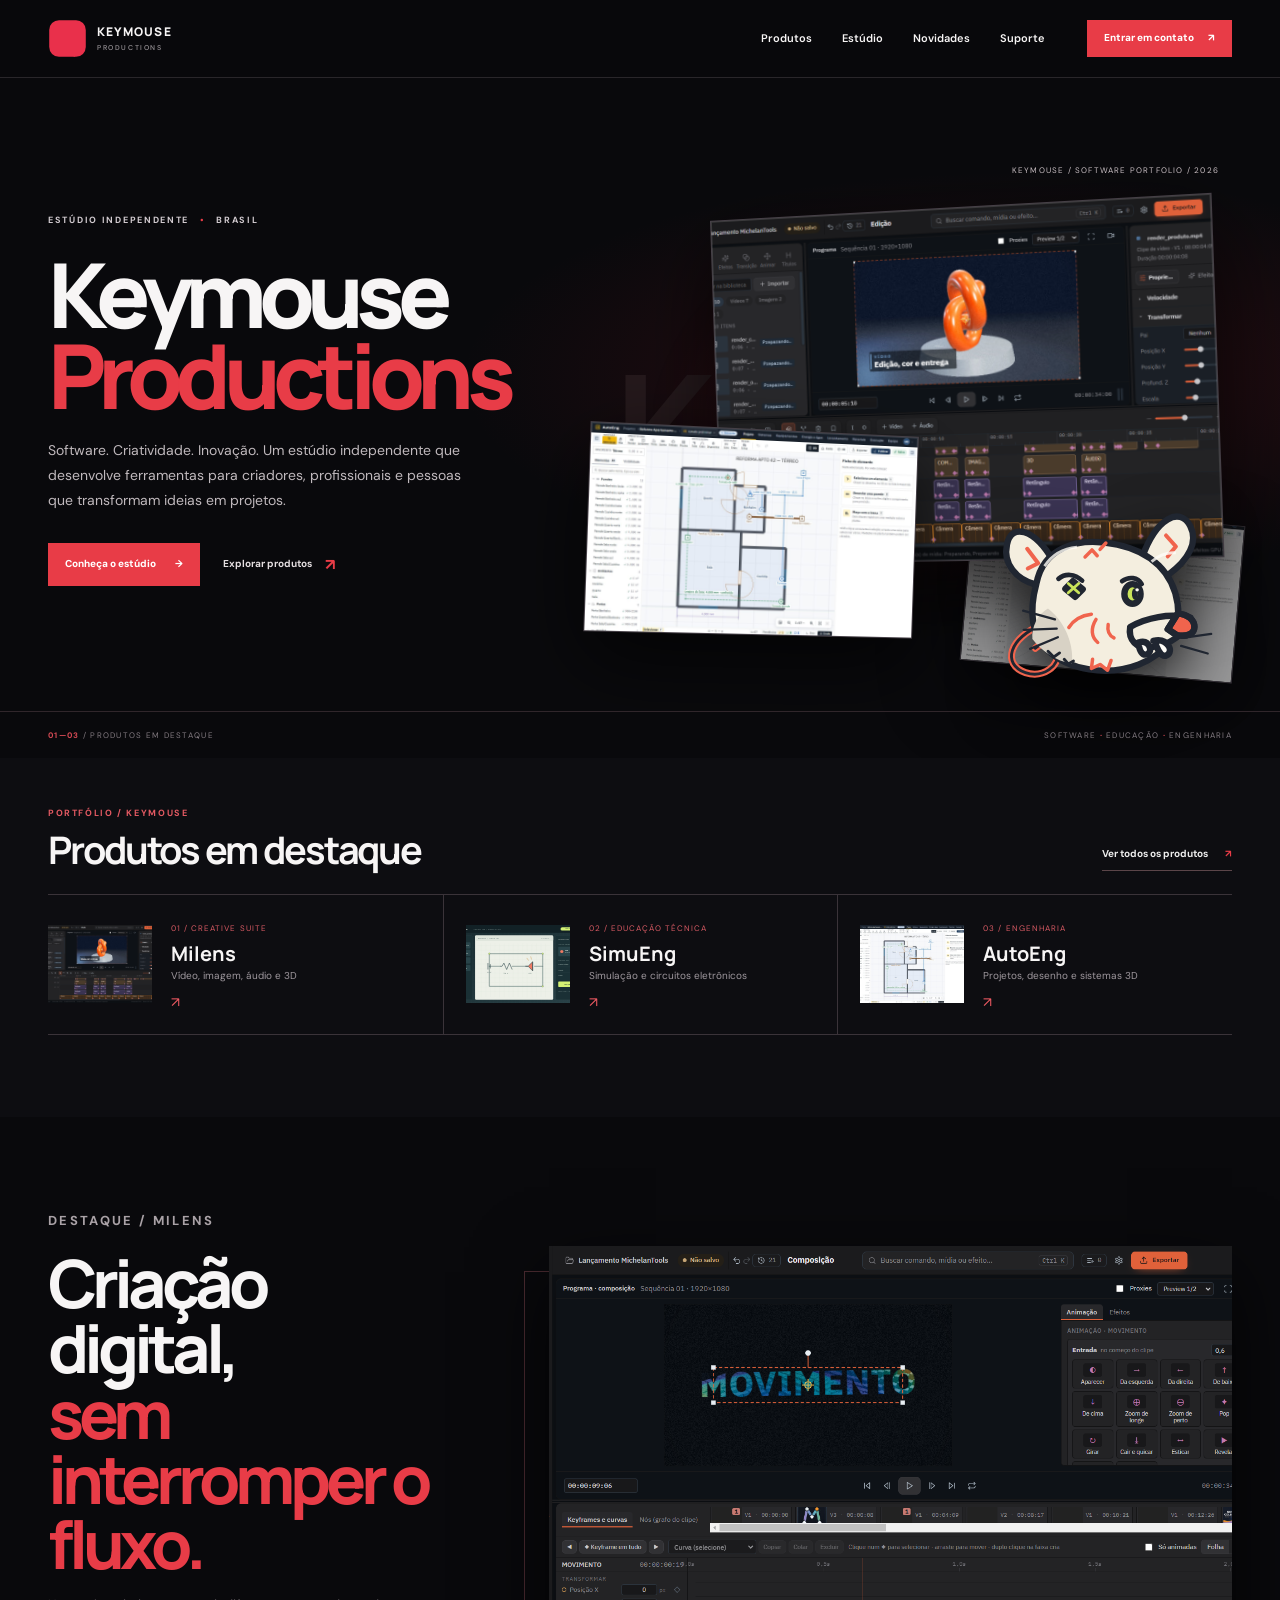
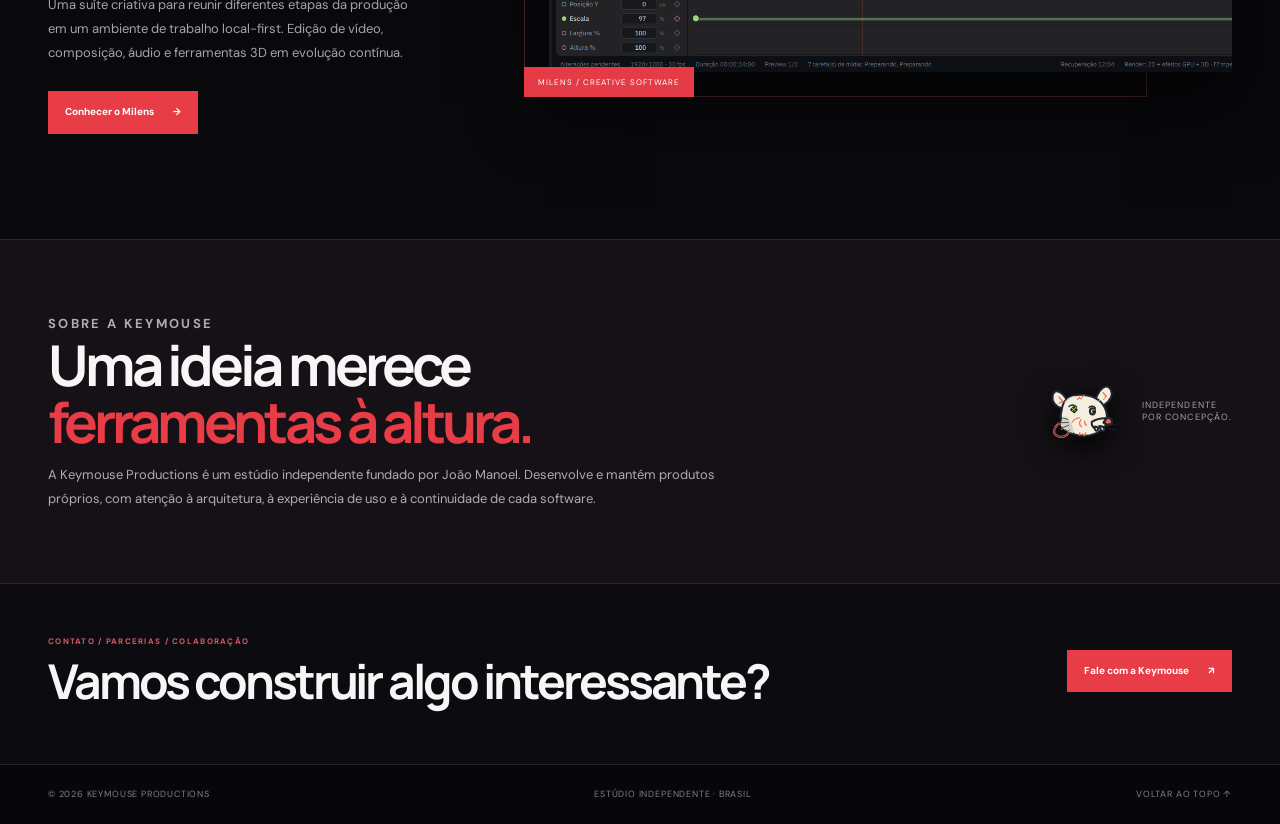
<file: index.html>
<!doctype html>
<html lang="pt-BR">
<head>
<meta charset="utf-8"><meta name="viewport" content="width=device-width,initial-scale=1">
<meta name="theme-color" content="#09090c">
<meta name="description" content="Keymouse Productions — estúdio independente que desenvolve produtos de software para criação digital, educação técnica e engenharia.">
<meta property="og:type" content="website"><meta property="og:site_name" content="Keymouse Productions"><meta property="og:title" content="Keymouse Productions"><meta property="og:description" content="Software. Criatividade. Inovação. Produtos próprios para diferentes campos de trabalho.">
<link rel="icon" href="/assets/mark.svg" type="image/svg+xml">
<link rel="stylesheet" href="/assets/home.css?v=2">
<title>Keymouse Productions — Software, criatividade e inovação</title>
</head>
<body class="km-home" id="top">
<header class="km-header"><div class="km-header-inner">
<a class="km-brand" href="/" aria-label="Keymouse Productions — início"><img src="/assets/mark.svg" alt=""><span class="km-brand-name">KEYMOUSE<small>PRODUCTIONS</small></span></a>
<button class="km-menu" type="button" aria-label="Abrir menu" aria-expanded="false" data-km-menu>☰</button>
<nav class="km-nav" data-km-nav aria-label="Navegação principal"><a href="/products/">Produtos</a><a href="/studio/">Estúdio</a><a href="/journal/">Novidades</a><a href="/support/">Suporte</a></nav>
<a class="km-header-cta" href="/studio/#contact">Entrar em contato <span>↗</span></a>
</div></header>
<main>
<section class="km-hero">
<div class="km-hero-inner">
<div class="km-hero-copy">
<p class="km-kicker">ESTÚDIO INDEPENDENTE <b>•</b> BRASIL</p>
<h1>Keymouse<span>Productions</span></h1>
<p class="km-hero-lead">Software. Criatividade. Inovação. Um estúdio independente que desenvolve ferramentas para criadores, profissionais e pessoas que transformam ideias em projetos.</p>
<div class="km-hero-actions"><a class="km-primary" href="/studio/">Conheça o estúdio <b>→</b></a><a class="km-textlink" href="/products/">Explorar produtos <span>↗</span></a></div>
</div>
<div class="km-hero-art" aria-label="Interfaces dos produtos desenvolvidos pela Keymouse">
<div class="km-art-glow"></div><div class="km-art-index">K</div><span class="km-art-tag">KEYMOUSE / SOFTWARE PORTFOLIO / 2026</span>
<div class="km-screen km-screen-main"><img src="/assets/projects/milens-video.png" alt="Interface real do Milens, suíte de edição criativa"></div>
<div class="km-screen km-screen-secondary"><img src="/assets/projects/autoeng-workspace.jpg" alt="Interface real do AutoEng, plataforma de engenharia"></div>
<div class="km-screen km-screen-third"><img src="/assets/projects/autoeng-3d.jpg" alt="Visualização tridimensional do AutoEng"></div>
<img class="km-mascot" src="/assets/keymouse-mascot.svg" alt="Mascote da Keymouse Productions">
</div>
</div>
<div class="km-hero-bottom"><div class="km-hero-bottom-inner"><span><strong>01—03</strong> / PRODUTOS EM DESTAQUE</span><span>SOFTWARE <strong>·</strong> EDUCAÇÃO <strong>·</strong> ENGENHARIA</span></div></div>
</section>
<section class="km-products" id="products"><div class="km-wrap">
<div class="km-section-head"><div><p class="km-section-kicker">PORTFÓLIO / KEYMOUSE</p><h2>Produtos em destaque</h2></div><a class="km-all" href="/products/">Ver todos os produtos <span>↗</span></a></div>
<div class="km-product-row">
<a class="km-product" href="/products/milens/"><div class="km-product-thumb"><img src="/assets/projects/milens-video.png" alt=""></div><div><span class="km-product-meta">01 / CREATIVE SUITE</span><h3>Milens</h3><p>Vídeo, imagem, áudio e 3D</p><span class="km-product-arrow">↗</span></div></a>
<a class="km-product" href="/products/simueng/"><div class="km-product-thumb"><img src="/assets/projects/simueng-concept.svg" alt=""></div><div><span class="km-product-meta">02 / EDUCAÇÃO TÉCNICA</span><h3>SimuEng</h3><p>Simulação e circuitos eletrônicos</p><span class="km-product-arrow">↗</span></div></a>
<a class="km-product" href="/products/autoeng/"><div class="km-product-thumb"><img src="/assets/projects/autoeng-workspace.jpg" alt=""></div><div><span class="km-product-meta">03 / ENGENHARIA</span><h3>AutoEng</h3><p>Projetos, desenho e sistemas 3D</p><span class="km-product-arrow">↗</span></div></a>
</div></div></section>
<section class="km-showcase"><div class="km-wrap km-showcase-grid">
<div class="km-showcase-copy"><p class="km-section-kicker">DESTAQUE / MILENS</p><h2>Criação digital,<br><em>sem interromper o fluxo.</em></h2><p>Uma suíte criativa para reunir diferentes etapas da produção em um ambiente de trabalho local-first. Edição de vídeo, composição, áudio e ferramentas 3D em evolução contínua.</p><a class="km-primary" href="/products/milens/">Conhecer o Milens <b>→</b></a></div>
<div class="km-showcase-visual"><img src="/assets/projects/milens-composicao.png" alt="Interface do Milens mostrando recursos de composição"><span class="km-showcase-caption">MILENS / CREATIVE SOFTWARE</span></div>
</div></section>
<section class="km-studio"><div class="km-wrap km-studio-inner"><div><p class="km-section-kicker">SOBRE A KEYMOUSE</p><h2>Uma ideia merece<br><em>ferramentas à altura.</em></h2><p>A Keymouse Productions é um estúdio independente fundado por João Manoel. Desenvolve e mantém produtos próprios, com atenção à arquitetura, à experiência de uso e à continuidade de cada software.</p></div><div class="km-studio-aside"><img src="/assets/keymouse-mascot.svg" alt=""><span>INDEPENDENTE<br>POR CONCEPÇÃO.</span></div></div></section>
<section class="km-contact"><div class="km-wrap km-contact-inner"><div><p>CONTATO / PARCERIAS / COLABORAÇÃO</p><h2>Vamos construir algo interessante?</h2></div><a class="km-primary" href="/studio/#contact">Fale com a Keymouse <b>↗</b></a></div></section>
</main>
<footer class="km-footer"><div class="km-wrap km-footer-inner"><span>© 2026 KEYMOUSE PRODUCTIONS</span><span>ESTÚDIO INDEPENDENTE · BRASIL</span><a href="#top">VOLTAR AO TOPO ↑</a></div></footer>
<script>
(()=>{const b=document.querySelector('[data-km-menu]'),n=document.querySelector('[data-km-nav]');b?.addEventListener('click',()=>{const o=b.getAttribute('aria-expanded')!=='true';b.setAttribute('aria-expanded',String(o));n?.classList.toggle('is-open',o);b.textContent=o?'×':'☰'});n?.querySelectorAll('a').forEach(a=>a.addEventListener('click',()=>{b?.setAttribute('aria-expanded','false');n?.classList.remove('is-open');if(b)b.textContent='☰'}))})();
</script>
</body></html>
</file>
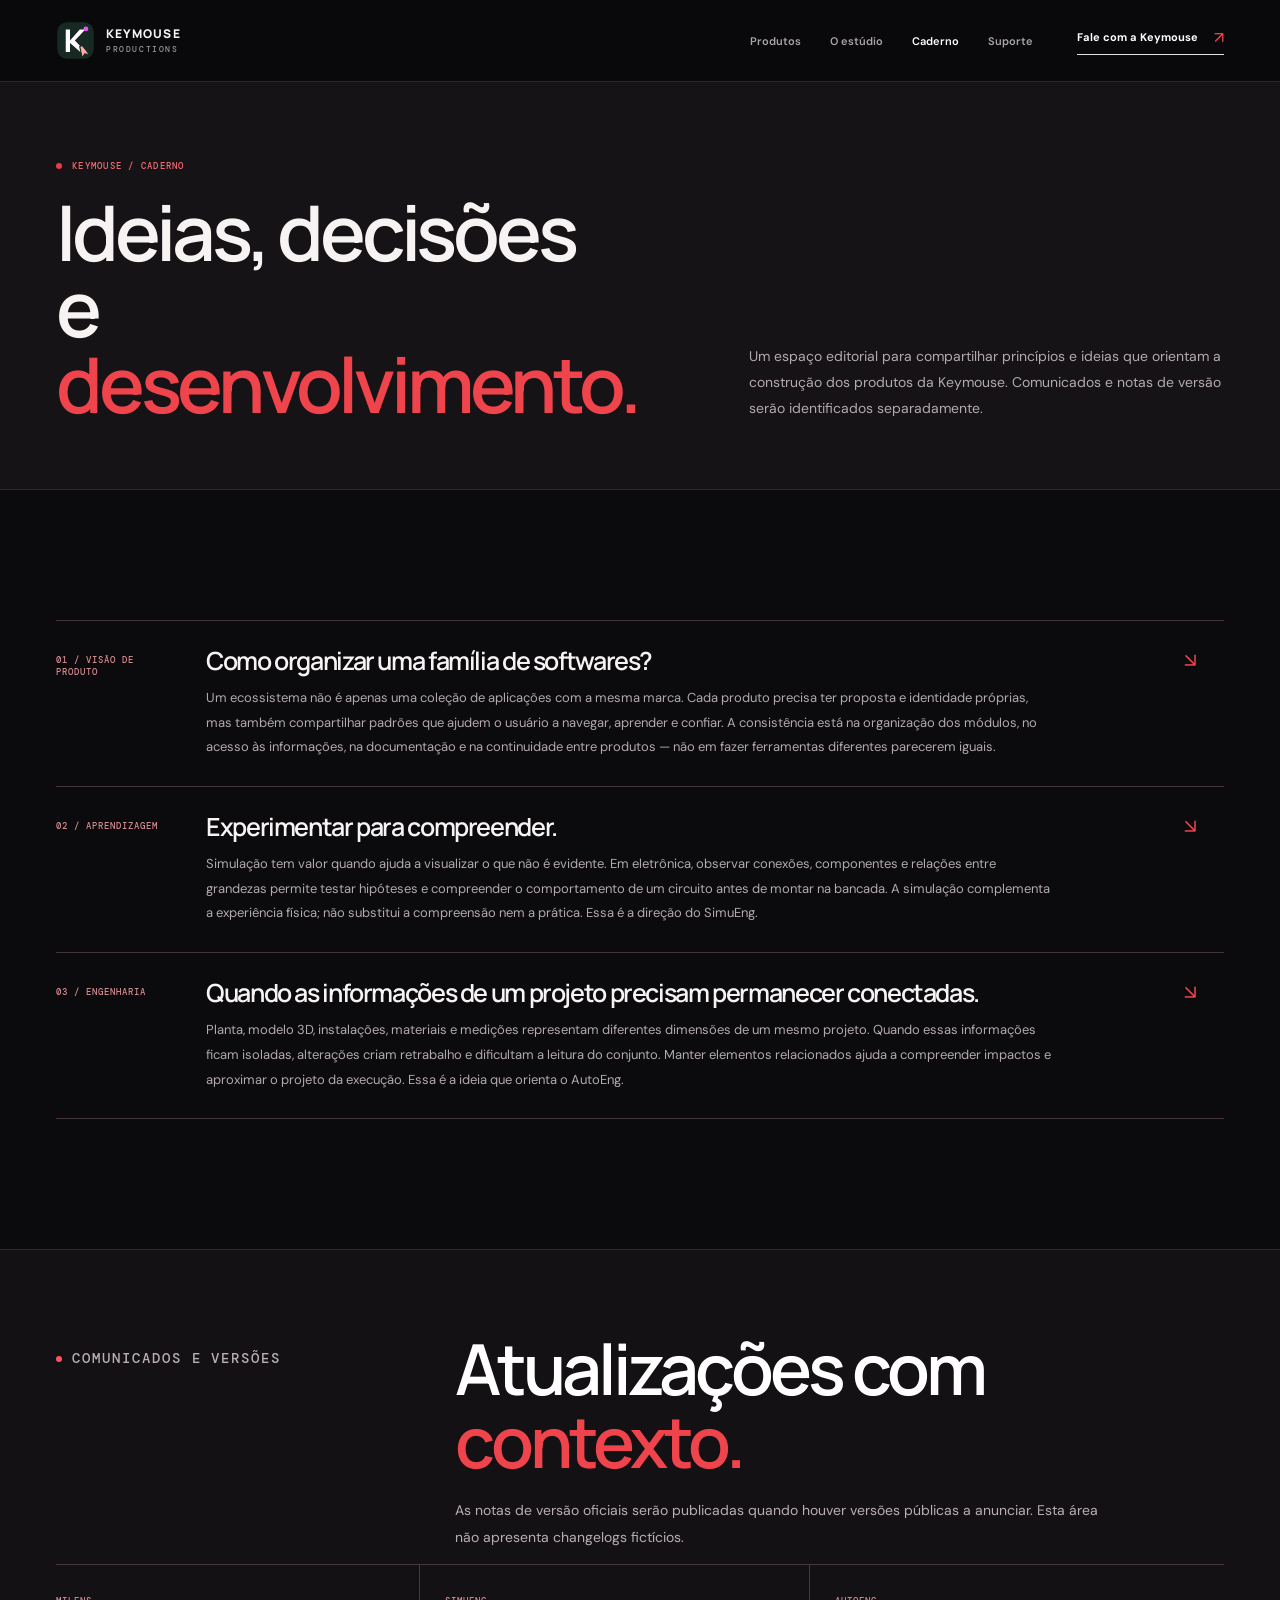
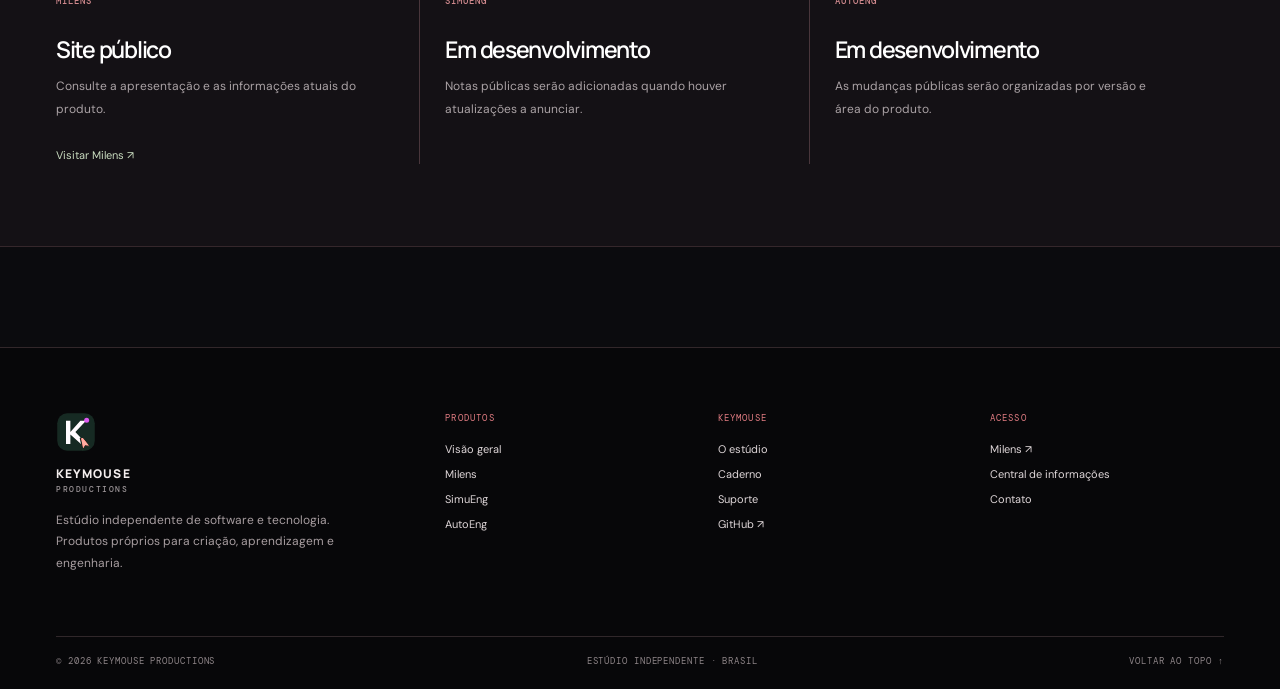
<file: journal/index.html>
<!doctype html><html lang="pt-BR"><head><meta charset="utf-8"><meta name="viewport" content="width=device-width, initial-scale=1"><meta name="theme-color" content="#142126"><meta name="description" content="Notas editoriais da Keymouse Productions sobre produto, software, simulação e engenharia."><meta property="og:type" content="website"><meta property="og:site_name" content="Keymouse Productions"><meta property="og:title" content="Caderno — Keymouse Productions"><meta property="og:description" content="Notas editoriais da Keymouse Productions sobre produto, software, simulação e engenharia."><link rel="icon" href="/assets/mark.svg" type="image/svg+xml"><link rel="stylesheet" href="/assets/editorial.css?v=2"><script src="/assets/editorial.js?v=1" defer></script><title>Caderno — Keymouse Productions</title></head><body id="top"><header class="site-header"><div class="header-inner"><a class="brand" href="/" aria-label="Keymouse Productions — início"><img src="/assets/mark.svg" alt=""><span class="brand-word">KEYMOUSE<small>PRODUCTIONS</small></span></a><button class="menu-toggle" data-menu-toggle type="button" aria-expanded="false" aria-label="Abrir menu"><i></i></button><nav class="main-nav" data-main-nav aria-label="Navegação principal"><a href="/products/">Produtos</a><a href="/studio/">O estúdio</a><a href="/journal/">Caderno</a><a href="/support/">Suporte</a></nav><a class="header-cta" href="/studio/#contact">Fale com a Keymouse <b>↗</b></a></div></header><main><section class="editorial-hero"><div class="editorial-hero-inner"><div><p class="eyebrow">KEYMOUSE / CADERNO</p><h1>Ideias, decisões<br>e <em>desenvolvimento.</em></h1></div><p class="lead">Um espaço editorial para compartilhar princípios e ideias que orientam a construção dos produtos da Keymouse. Comunicados e notas de versão serão identificados separadamente.</p></div></section><section class="section"><div class="wrap">
<article class="editorial-entry" id="ecosystem"><span class="micro">01 / VISÃO DE PRODUTO</span><div><h3>Como organizar uma família de softwares?</h3><p>Um ecossistema não é apenas uma coleção de aplicações com a mesma marca. Cada produto precisa ter proposta e identidade próprias, mas também compartilhar padrões que ajudem o usuário a navegar, aprender e confiar. A consistência está na organização dos módulos, no acesso às informações, na documentação e na continuidade entre produtos — não em fazer ferramentas diferentes parecerem iguais.</p></div><span class="arrow">↘</span></article>
<article class="editorial-entry" id="simulation"><span class="micro">02 / APRENDIZAGEM</span><div><h3>Experimentar para compreender.</h3><p>Simulação tem valor quando ajuda a visualizar o que não é evidente. Em eletrônica, observar conexões, componentes e relações entre grandezas permite testar hipóteses e compreender o comportamento de um circuito antes de montar na bancada. A simulação complementa a experiência física; não substitui a compreensão nem a prática. Essa é a direção do SimuEng.</p></div><span class="arrow">↘</span></article>
<article class="editorial-entry" id="engineering"><span class="micro">03 / ENGENHARIA</span><div><h3>Quando as informações de um projeto precisam permanecer conectadas.</h3><p>Planta, modelo 3D, instalações, materiais e medições representam diferentes dimensões de um mesmo projeto. Quando essas informações ficam isoladas, alterações criam retrabalho e dificultam a leitura do conjunto. Manter elementos relacionados ajuda a compreender impactos e aproximar o projeto da execução. Essa é a ideia que orienta o AutoEng.</p></div><span class="arrow">↘</span></article>
</div></section><section class="section tight ecosystem"><div class="wrap"><div class="statement"><p class="eyebrow light">COMUNICADOS E VERSÕES</p><div><h2>Atualizações com<br><em>contexto.</em></h2><p>As notas de versão oficiais serão publicadas quando houver versões públicas a anunciar. Esta área não apresenta changelogs fictícios.</p></div></div><div class="principle-list"><article class="principle-item"><span class="micro">MILENS</span><h3>Site público</h3><p>Consulte a apresentação e as informações atuais do produto.</p><a href="https://milens.com.br/" target="_blank" rel="noopener noreferrer" style="display:inline-block;margin-top:15px;color:#c9dcbf;font-size:11px">Visitar Milens ↗</a></article><article class="principle-item"><span class="micro">SIMUENG</span><h3>Em desenvolvimento</h3><p>Notas públicas serão adicionadas quando houver atualizações a anunciar.</p></article><article class="principle-item"><span class="micro">AUTOENG</span><h3>Em desenvolvimento</h3><p>As mudanças públicas serão organizadas por versão e área do produto.</p></article></div></div></section></main><footer class="site-footer"><div class="footer-main"><div class="footer-about"><img src="/assets/mark.svg" alt=""><div class="brand-word">KEYMOUSE<small>PRODUCTIONS</small></div><p>Estúdio independente de software e tecnologia. Produtos próprios para criação, aprendizagem e engenharia.</p></div><div class="footer-col"><strong>PRODUTOS</strong><a href="/products/">Visão geral</a><a href="/products/milens/">Milens</a><a href="/products/simueng/">SimuEng</a><a href="/products/autoeng/">AutoEng</a></div><div class="footer-col"><strong>KEYMOUSE</strong><a href="/studio/">O estúdio</a><a href="/journal/">Caderno</a><a href="/support/">Suporte</a><a href="https://github.com/JoaoManoP" target="_blank" rel="noopener noreferrer">GitHub ↗</a></div><div class="footer-col"><strong>ACESSO</strong><a href="https://milens.com.br/" target="_blank" rel="noopener noreferrer">Milens ↗</a><a href="/support/">Central de informações</a><a href="/studio/#contact">Contato</a></div></div><div class="footer-bottom"><span>© 2026 KEYMOUSE PRODUCTIONS</span><span>ESTÚDIO INDEPENDENTE · BRASIL</span><a href="#top">VOLTAR AO TOPO ↑</a></div></footer></body></html>
</file>
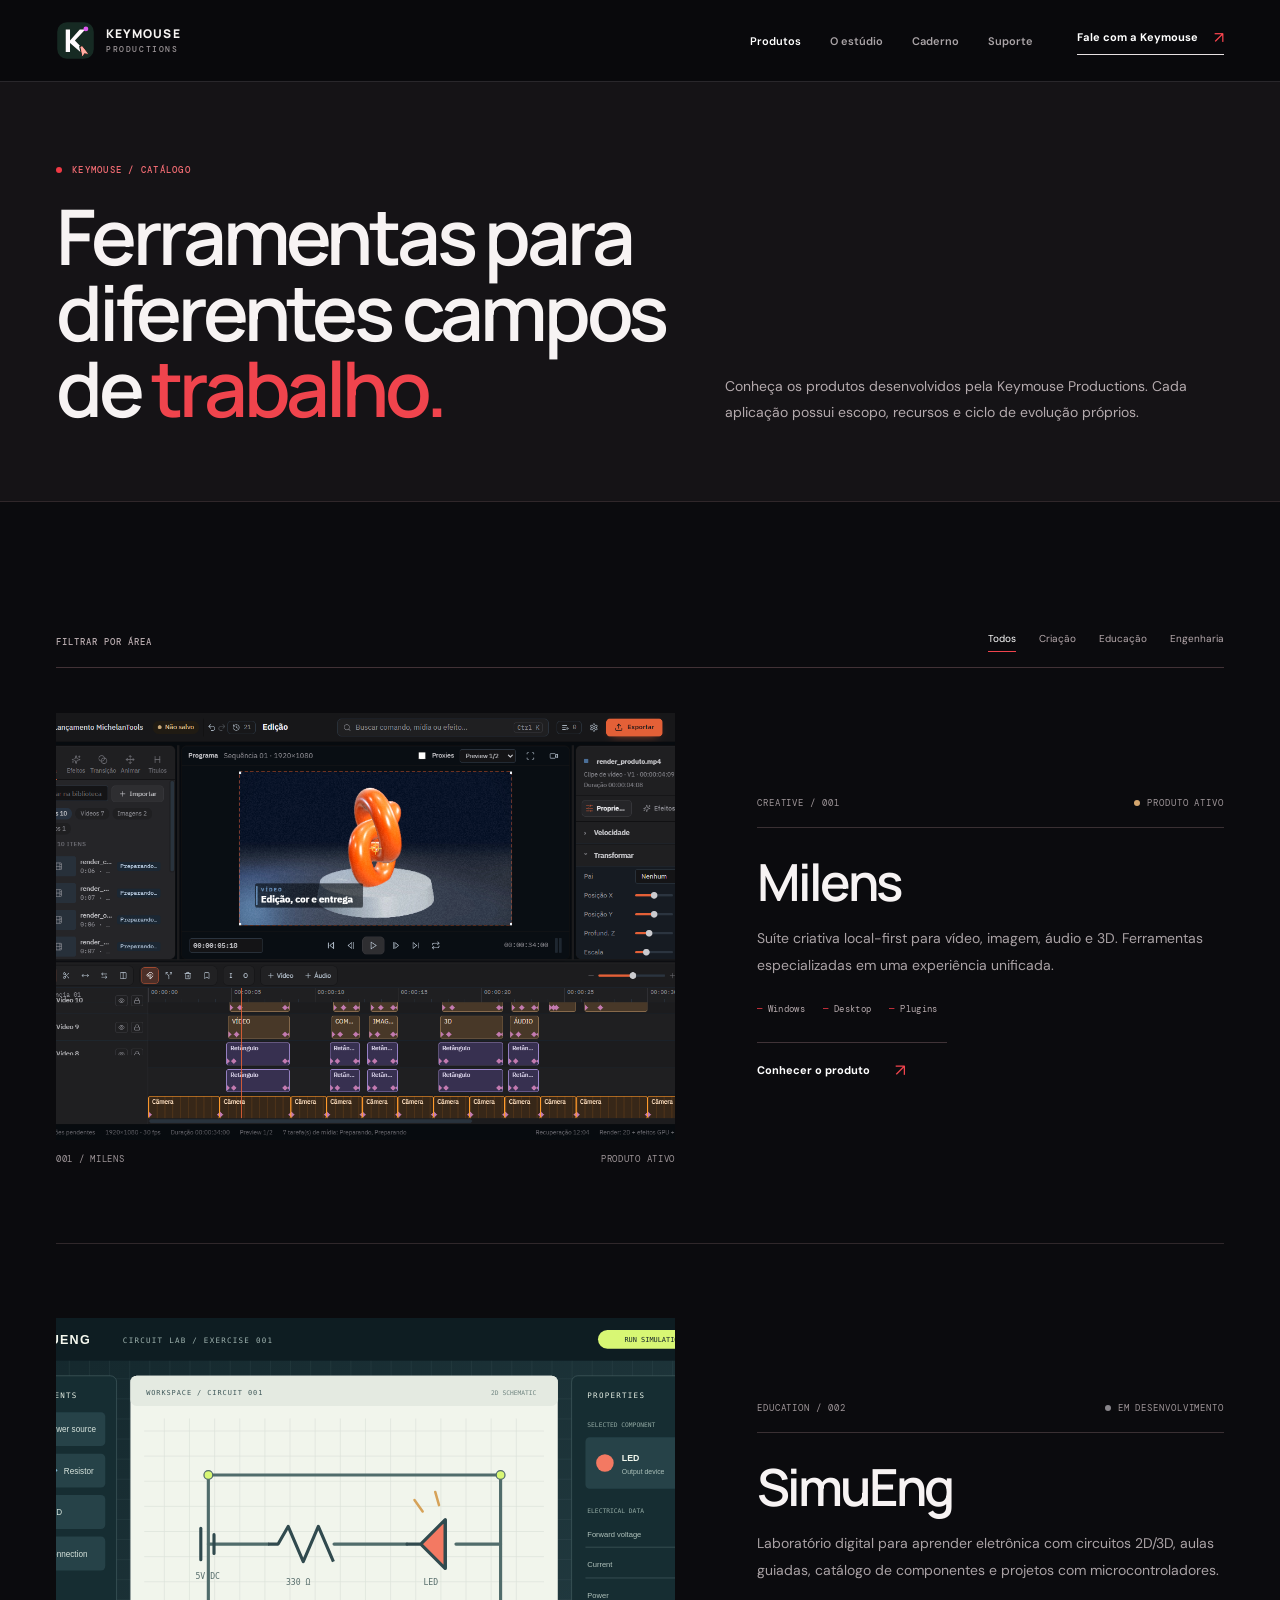
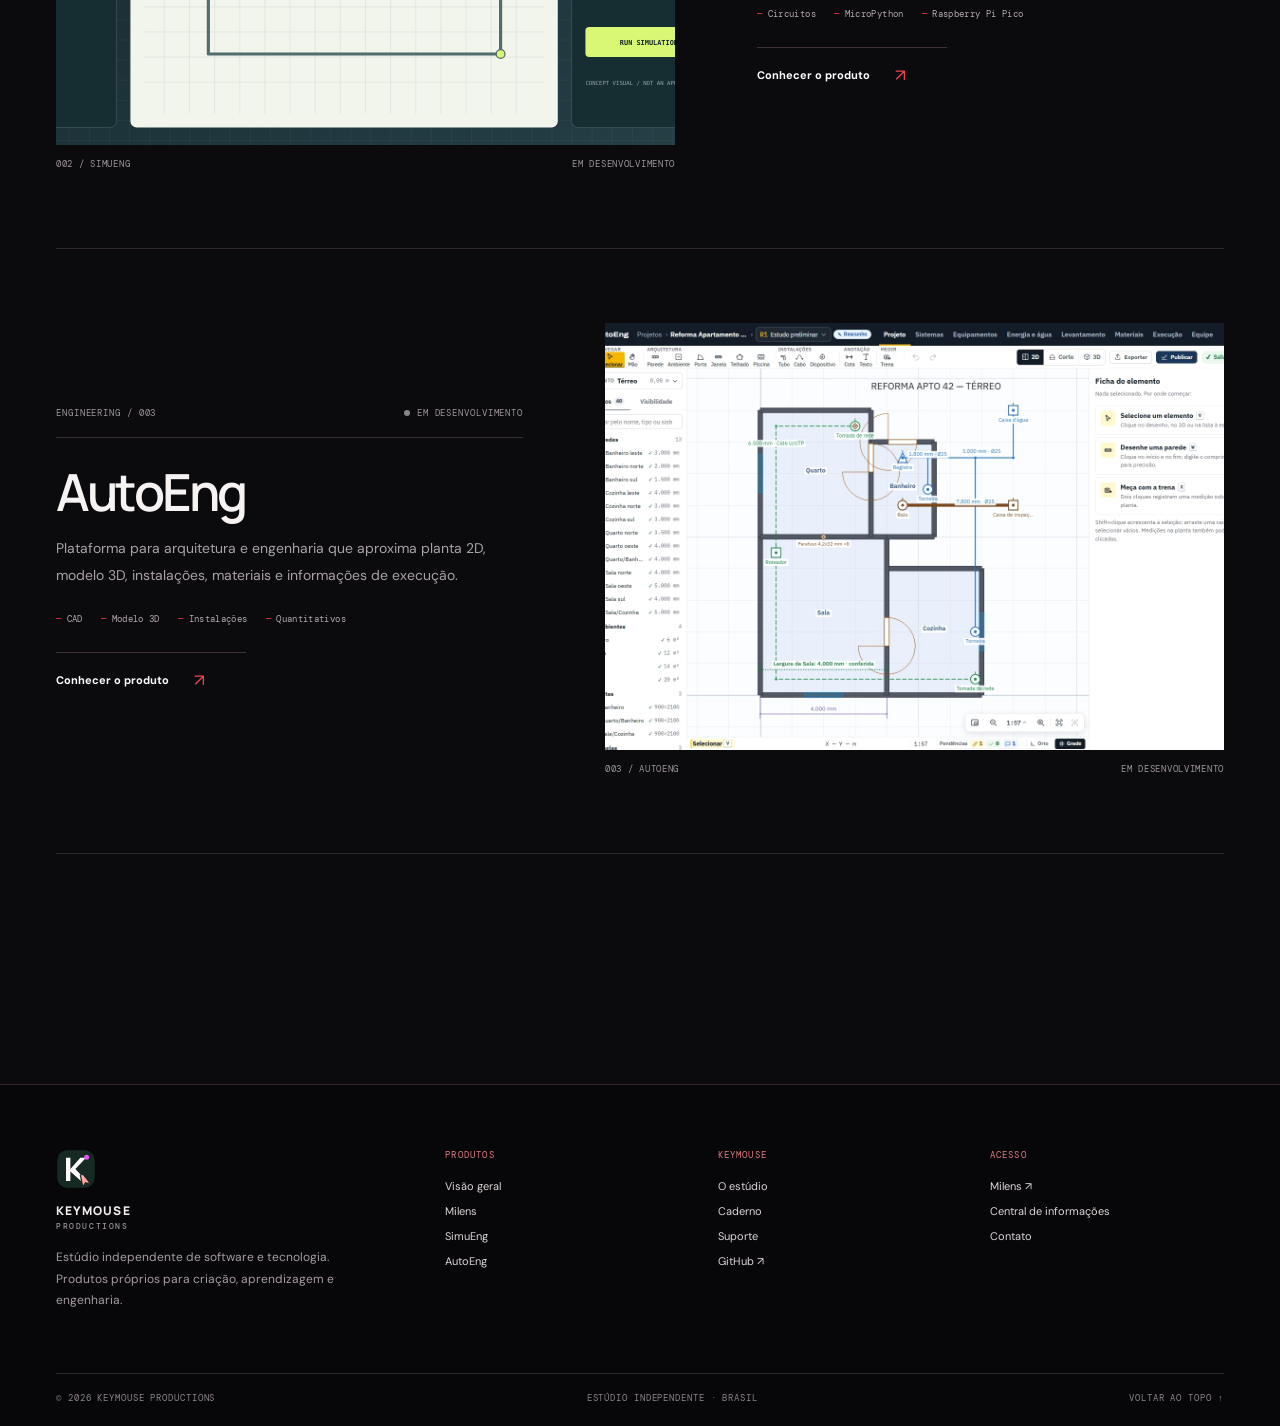
<file: products/index.html>
<!doctype html><html lang="pt-BR"><head><meta charset="utf-8"><meta name="viewport" content="width=device-width, initial-scale=1"><meta name="theme-color" content="#142126"><meta name="description" content="Catálogo de softwares desenvolvidos pela Keymouse Productions: Milens, SimuEng e AutoEng."><meta property="og:type" content="website"><meta property="og:site_name" content="Keymouse Productions"><meta property="og:title" content="Produtos — Keymouse Productions"><meta property="og:description" content="Catálogo de softwares desenvolvidos pela Keymouse Productions: Milens, SimuEng e AutoEng."><link rel="icon" href="/assets/mark.svg" type="image/svg+xml"><link rel="stylesheet" href="/assets/editorial.css?v=2"><script src="/assets/editorial.js?v=1" defer></script><title>Produtos — Keymouse Productions</title></head><body id="top"><header class="site-header"><div class="header-inner"><a class="brand" href="/" aria-label="Keymouse Productions — início"><img src="/assets/mark.svg" alt=""><span class="brand-word">KEYMOUSE<small>PRODUCTIONS</small></span></a><button class="menu-toggle" data-menu-toggle type="button" aria-expanded="false" aria-label="Abrir menu"><i></i></button><nav class="main-nav" data-main-nav aria-label="Navegação principal"><a href="/products/">Produtos</a><a href="/studio/">O estúdio</a><a href="/journal/">Caderno</a><a href="/support/">Suporte</a></nav><a class="header-cta" href="/studio/#contact">Fale com a Keymouse <b>↗</b></a></div></header><main><section class="catalog-hero"><div class="catalog-hero-inner"><div><p class="eyebrow">KEYMOUSE / CATÁLOGO</p><h1>Ferramentas para<br>diferentes campos de <em>trabalho.</em></h1></div><p class="lead">Conheça os produtos desenvolvidos pela Keymouse Productions. Cada aplicação possui escopo, recursos e ciclo de evolução próprios.</p></div></section><section class="section"><div class="catalog-filter"><span class="micro">FILTRAR POR ÁREA</span><div class="filter-buttons" data-filter-group><button class="filter-button" data-filter="all" aria-pressed="true">Todos</button><button class="filter-button" data-filter="creative" aria-pressed="false">Criação</button><button class="filter-button" data-filter="education" aria-pressed="false">Educação</button><button class="filter-button" data-filter="engineering" aria-pressed="false">Engenharia</button></div></div><div class="wrap">
<article class="product-feature " data-filter-item="creative"><div class="product-image"><a href="/products/milens/"><img src="/assets/projects/milens-video.png" alt="Captura real da interface do Milens"></a><div class="image-caption"><span>001 / MILENS</span><span>PRODUTO ATIVO</span></div></div><div class="product-copy"><div class="product-meta"><span>CREATIVE / 001</span><span class="product-status ">PRODUTO ATIVO</span></div><h3>Milens</h3><p>Suíte criativa local-first para vídeo, imagem, áudio e 3D. Ferramentas especializadas em uma experiência unificada.</p><div class="product-tags"><span>Windows</span><span>Desktop</span><span>Plugins</span></div><a class="product-link" href="/products/milens/">Conhecer o produto <b>↗</b></a></div></article>
<article class="product-feature " data-filter-item="education"><div class="product-image"><a href="/products/simueng/"><img src="/assets/projects/simueng-concept.svg" alt="Ilustração conceitual do SimuEng"></a><div class="image-caption"><span>002 / SIMUENG</span><span>EM DESENVOLVIMENTO</span></div></div><div class="product-copy"><div class="product-meta"><span>EDUCATION / 002</span><span class="product-status dev">EM DESENVOLVIMENTO</span></div><h3>SimuEng</h3><p>Laboratório digital para aprender eletrônica com circuitos 2D/3D, aulas guiadas, catálogo de componentes e projetos com microcontroladores.</p><div class="product-tags"><span>Circuitos</span><span>MicroPython</span><span>Raspberry Pi Pico</span></div><a class="product-link" href="/products/simueng/">Conhecer o produto <b>↗</b></a></div></article>
<article class="product-feature reverse" data-filter-item="engineering"><div class="product-image"><a href="/products/autoeng/"><img src="/assets/projects/autoeng-workspace.jpg" alt="Captura real do AutoEng"></a><div class="image-caption"><span>003 / AUTOENG</span><span>EM DESENVOLVIMENTO</span></div></div><div class="product-copy"><div class="product-meta"><span>ENGINEERING / 003</span><span class="product-status dev">EM DESENVOLVIMENTO</span></div><h3>AutoEng</h3><p>Plataforma para arquitetura e engenharia que aproxima planta 2D, modelo 3D, instalações, materiais e informações de execução.</p><div class="product-tags"><span>CAD</span><span>Modelo 3D</span><span>Instalações</span><span>Quantitativos</span></div><a class="product-link" href="/products/autoeng/">Conhecer o produto <b>↗</b></a></div></article>
</div></section></main><footer class="site-footer"><div class="footer-main"><div class="footer-about"><img src="/assets/mark.svg" alt=""><div class="brand-word">KEYMOUSE<small>PRODUCTIONS</small></div><p>Estúdio independente de software e tecnologia. Produtos próprios para criação, aprendizagem e engenharia.</p></div><div class="footer-col"><strong>PRODUTOS</strong><a href="/products/">Visão geral</a><a href="/products/milens/">Milens</a><a href="/products/simueng/">SimuEng</a><a href="/products/autoeng/">AutoEng</a></div><div class="footer-col"><strong>KEYMOUSE</strong><a href="/studio/">O estúdio</a><a href="/journal/">Caderno</a><a href="/support/">Suporte</a><a href="https://github.com/JoaoManoP" target="_blank" rel="noopener noreferrer">GitHub ↗</a></div><div class="footer-col"><strong>ACESSO</strong><a href="https://milens.com.br/" target="_blank" rel="noopener noreferrer">Milens ↗</a><a href="/support/">Central de informações</a><a href="/studio/#contact">Contato</a></div></div><div class="footer-bottom"><span>© 2026 KEYMOUSE PRODUCTIONS</span><span>ESTÚDIO INDEPENDENTE · BRASIL</span><a href="#top">VOLTAR AO TOPO ↑</a></div></footer></body></html>
</file>
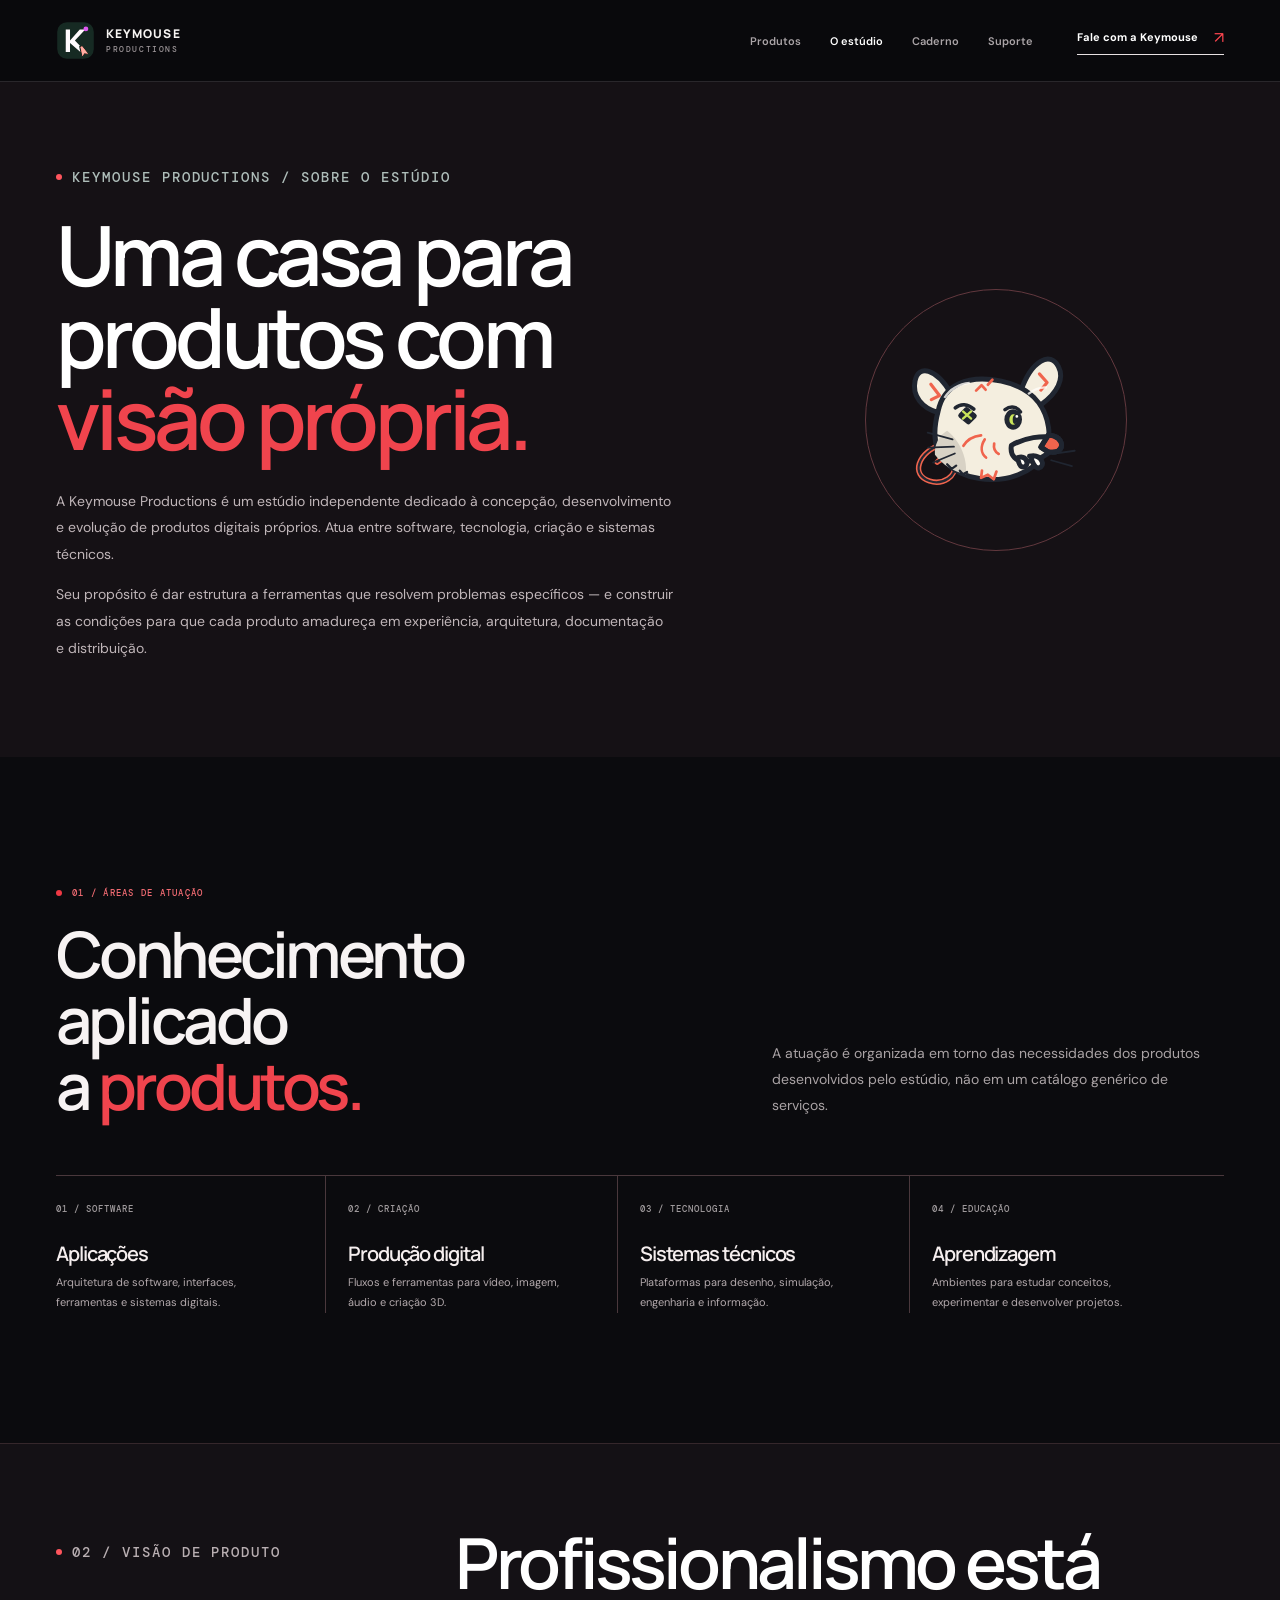
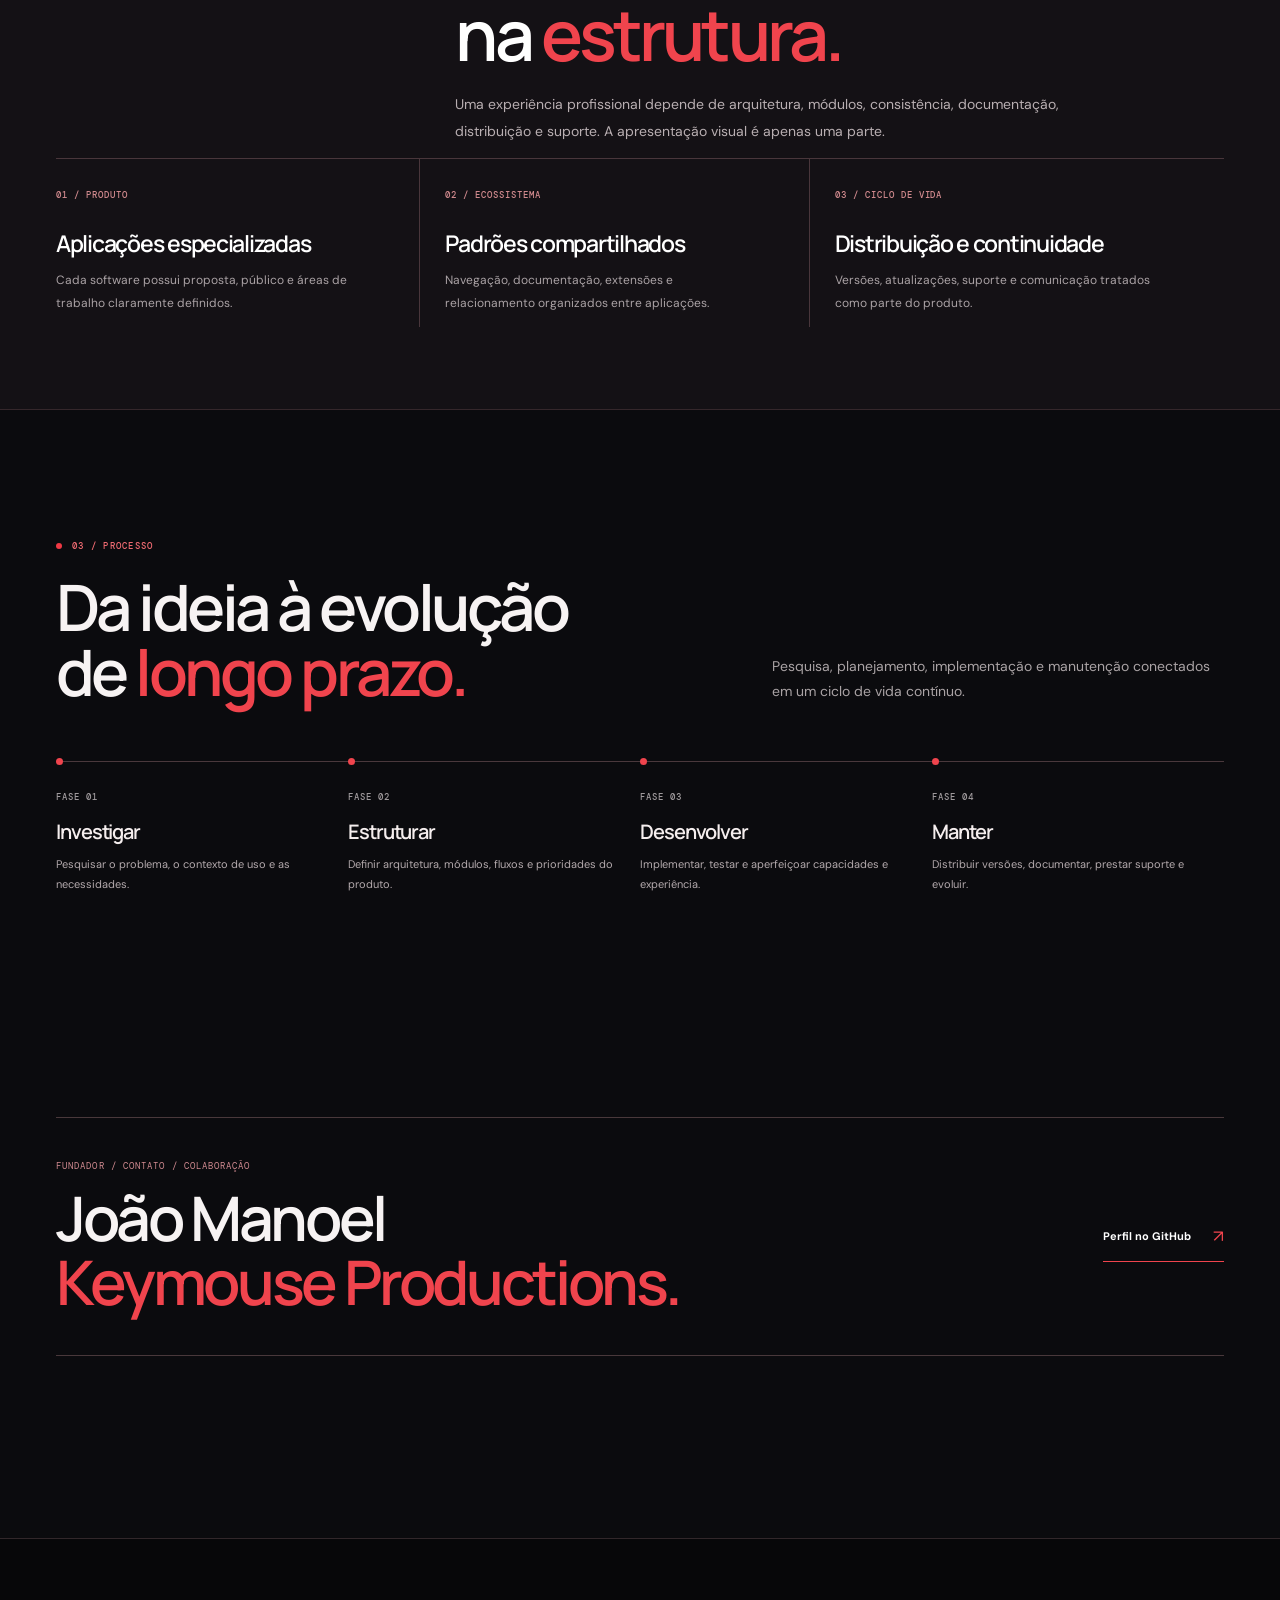
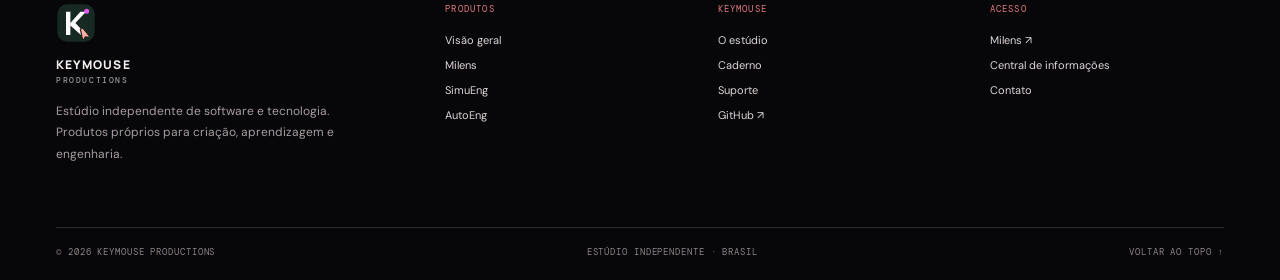
<file: studio/index.html>
<!doctype html><html lang="pt-BR"><head><meta charset="utf-8"><meta name="viewport" content="width=device-width, initial-scale=1"><meta name="theme-color" content="#142126"><meta name="description" content="Conheça a Keymouse Productions, estúdio independente fundado por João Manoel para criar e manter produtos digitais próprios."><meta property="og:type" content="website"><meta property="og:site_name" content="Keymouse Productions"><meta property="og:title" content="O estúdio — Keymouse Productions"><meta property="og:description" content="Conheça a Keymouse Productions, estúdio independente fundado por João Manoel para criar e manter produtos digitais próprios."><link rel="icon" href="/assets/mark.svg" type="image/svg+xml"><link rel="stylesheet" href="/assets/editorial.css?v=2"><script src="/assets/editorial.js?v=1" defer></script><title>O estúdio — Keymouse Productions</title></head><body id="top"><header class="site-header"><div class="header-inner"><a class="brand" href="/" aria-label="Keymouse Productions — início"><img src="/assets/mark.svg" alt=""><span class="brand-word">KEYMOUSE<small>PRODUCTIONS</small></span></a><button class="menu-toggle" data-menu-toggle type="button" aria-expanded="false" aria-label="Abrir menu"><i></i></button><nav class="main-nav" data-main-nav aria-label="Navegação principal"><a href="/products/">Produtos</a><a href="/studio/">O estúdio</a><a href="/journal/">Caderno</a><a href="/support/">Suporte</a></nav><a class="header-cta" href="/studio/#contact">Fale com a Keymouse <b>↗</b></a></div></header><main><section class="studio-hero"><div class="studio-hero-inner"><div><p class="eyebrow light">KEYMOUSE PRODUCTIONS / SOBRE O ESTÚDIO</p><h1>Uma casa para<br>produtos com<br><em>visão própria.</em></h1><p>A Keymouse Productions é um estúdio independente dedicado à concepção, desenvolvimento e evolução de produtos digitais próprios. Atua entre software, tecnologia, criação e sistemas técnicos.</p><p>Seu propósito é dar estrutura a ferramentas que resolvem problemas específicos — e construir as condições para que cada produto amadureça em experiência, arquitetura, documentação e distribuição.</p></div><div class="studio-hero-art"><img src="/assets/keymouse-mascot.svg" alt="Mascote da Keymouse Productions"></div></div></section>
<section class="section"><div class="wrap"><div class="section-head"><div><p class="eyebrow">01 / ÁREAS DE ATUAÇÃO</p><h2>Conhecimento aplicado<br>a <em>produtos.</em></h2></div><p class="lead">A atuação é organizada em torno das necessidades dos produtos desenvolvidos pelo estúdio, não em um catálogo genérico de serviços.</p></div><div class="capability-list"><article class="capability-item"><span class="micro">01 / SOFTWARE</span><h3>Aplicações</h3><p>Arquitetura de software, interfaces, ferramentas e sistemas digitais.</p></article><article class="capability-item"><span class="micro">02 / CRIAÇÃO</span><h3>Produção digital</h3><p>Fluxos e ferramentas para vídeo, imagem, áudio e criação 3D.</p></article><article class="capability-item"><span class="micro">03 / TECNOLOGIA</span><h3>Sistemas técnicos</h3><p>Plataformas para desenho, simulação, engenharia e informação.</p></article><article class="capability-item"><span class="micro">04 / EDUCAÇÃO</span><h3>Aprendizagem</h3><p>Ambientes para estudar conceitos, experimentar e desenvolver projetos.</p></article></div></div></section>
<section class="section tight ecosystem"><div class="wrap"><div class="statement"><p class="eyebrow light">02 / VISÃO DE PRODUTO</p><div><h2>Profissionalismo está<br>na <em>estrutura.</em></h2><p>Uma experiência profissional depende de arquitetura, módulos, consistência, documentação, distribuição e suporte. A apresentação visual é apenas uma parte.</p></div></div><div class="principle-list"><article class="principle-item"><span class="micro">01 / PRODUTO</span><h3>Aplicações especializadas</h3><p>Cada software possui proposta, público e áreas de trabalho claramente definidos.</p></article><article class="principle-item"><span class="micro">02 / ECOSSISTEMA</span><h3>Padrões compartilhados</h3><p>Navegação, documentação, extensões e relacionamento organizados entre aplicações.</p></article><article class="principle-item"><span class="micro">03 / CICLO DE VIDA</span><h3>Distribuição e continuidade</h3><p>Versões, atualizações, suporte e comunicação tratados como parte do produto.</p></article></div></div></section>
<section class="section"><div class="wrap"><div class="section-head"><div><p class="eyebrow">03 / PROCESSO</p><h2>Da ideia à evolução<br>de <em>longo prazo.</em></h2></div><p class="lead">Pesquisa, planejamento, implementação e manutenção conectados em um ciclo de vida contínuo.</p></div><div class="process-list"><article class="process-item"><span class="micro">FASE 01</span><h3>Investigar</h3><p>Pesquisar o problema, o contexto de uso e as necessidades.</p></article><article class="process-item"><span class="micro">FASE 02</span><h3>Estruturar</h3><p>Definir arquitetura, módulos, fluxos e prioridades do produto.</p></article><article class="process-item"><span class="micro">FASE 03</span><h3>Desenvolver</h3><p>Implementar, testar e aperfeiçoar capacidades e experiência.</p></article><article class="process-item"><span class="micro">FASE 04</span><h3>Manter</h3><p>Distribuir versões, documentar, prestar suporte e evoluir.</p></article></div></div></section>
<section class="section tight" id="contact"><div class="wrap contact-band"><div><p>FUNDADOR / CONTATO / COLABORAÇÃO</p><h2>João Manoel<br><em>Keymouse Productions.</em></h2></div><a class="button light" href="https://github.com/JoaoManoP" target="_blank" rel="noopener noreferrer">Perfil no GitHub <b>↗</b></a></div></section></main><footer class="site-footer"><div class="footer-main"><div class="footer-about"><img src="/assets/mark.svg" alt=""><div class="brand-word">KEYMOUSE<small>PRODUCTIONS</small></div><p>Estúdio independente de software e tecnologia. Produtos próprios para criação, aprendizagem e engenharia.</p></div><div class="footer-col"><strong>PRODUTOS</strong><a href="/products/">Visão geral</a><a href="/products/milens/">Milens</a><a href="/products/simueng/">SimuEng</a><a href="/products/autoeng/">AutoEng</a></div><div class="footer-col"><strong>KEYMOUSE</strong><a href="/studio/">O estúdio</a><a href="/journal/">Caderno</a><a href="/support/">Suporte</a><a href="https://github.com/JoaoManoP" target="_blank" rel="noopener noreferrer">GitHub ↗</a></div><div class="footer-col"><strong>ACESSO</strong><a href="https://milens.com.br/" target="_blank" rel="noopener noreferrer">Milens ↗</a><a href="/support/">Central de informações</a><a href="/studio/#contact">Contato</a></div></div><div class="footer-bottom"><span>© 2026 KEYMOUSE PRODUCTIONS</span><span>ESTÚDIO INDEPENDENTE · BRASIL</span><a href="#top">VOLTAR AO TOPO ↑</a></div></footer></body></html>
</file>
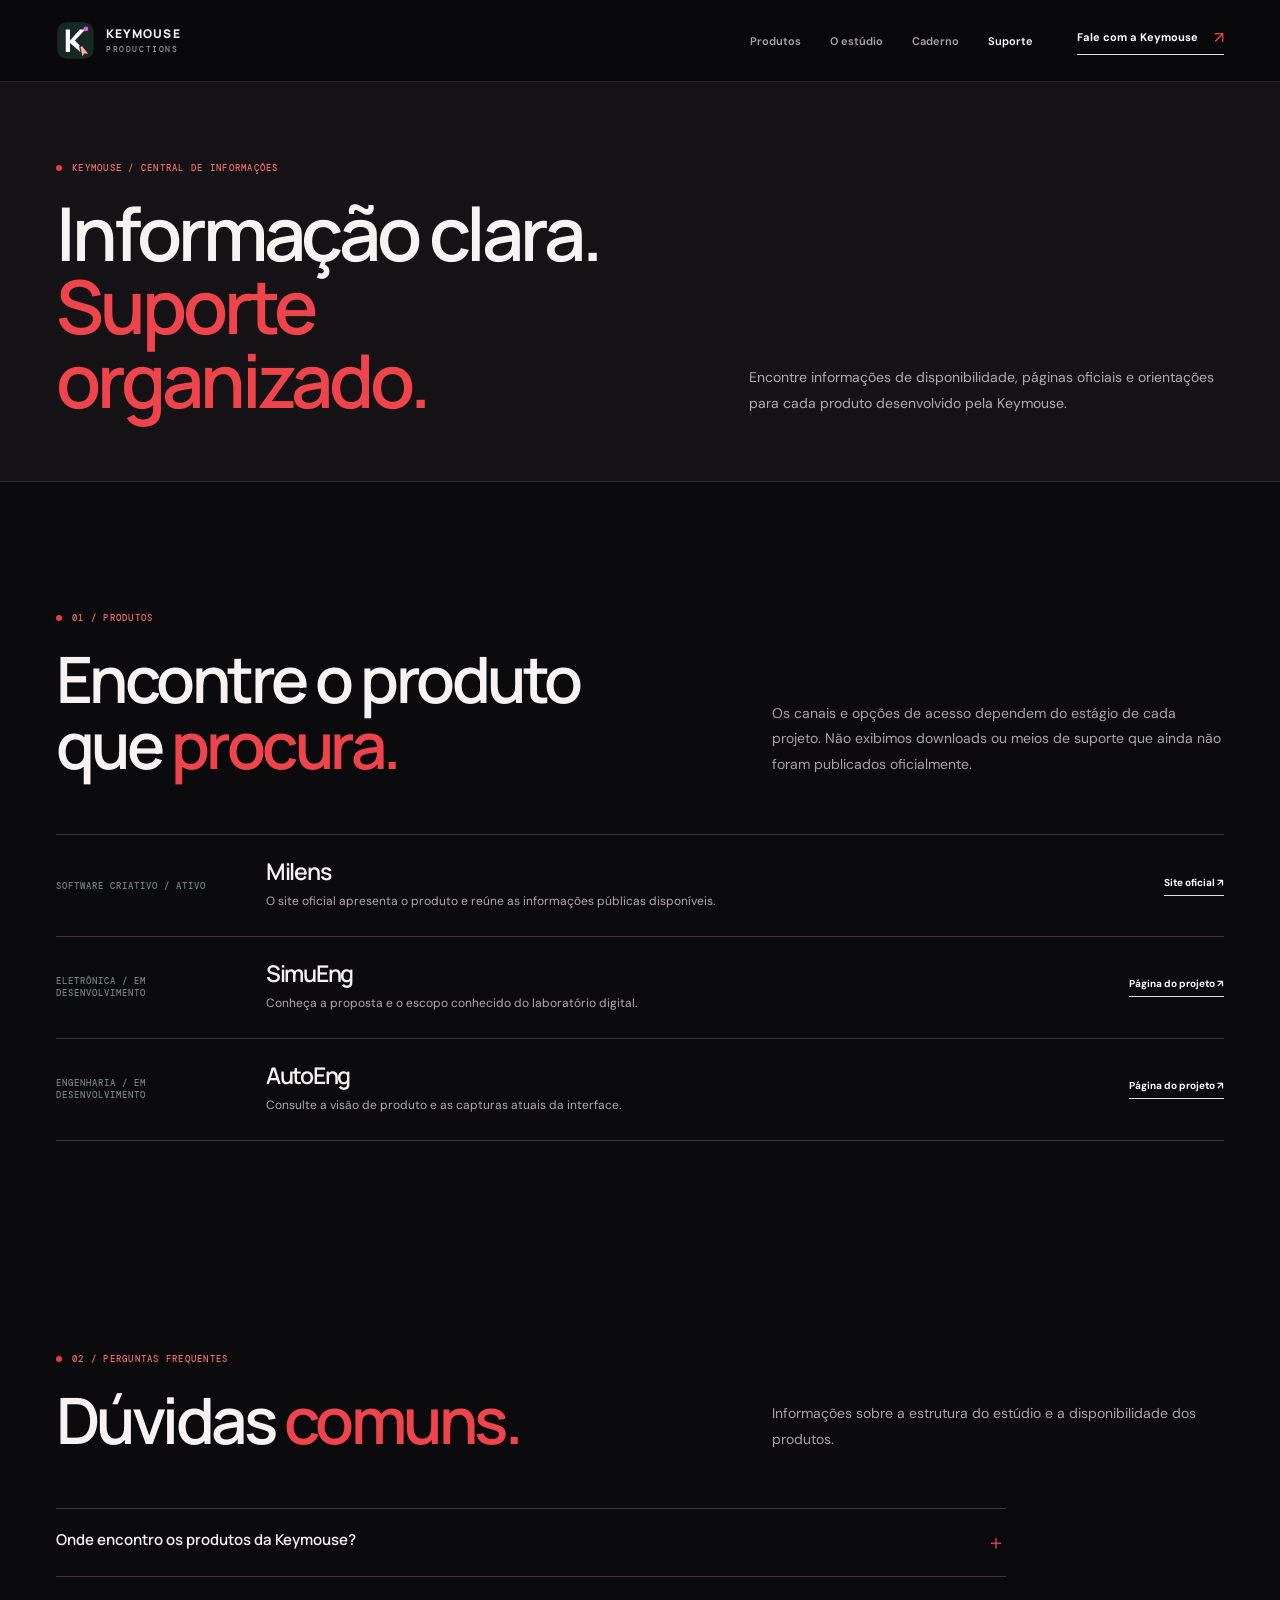
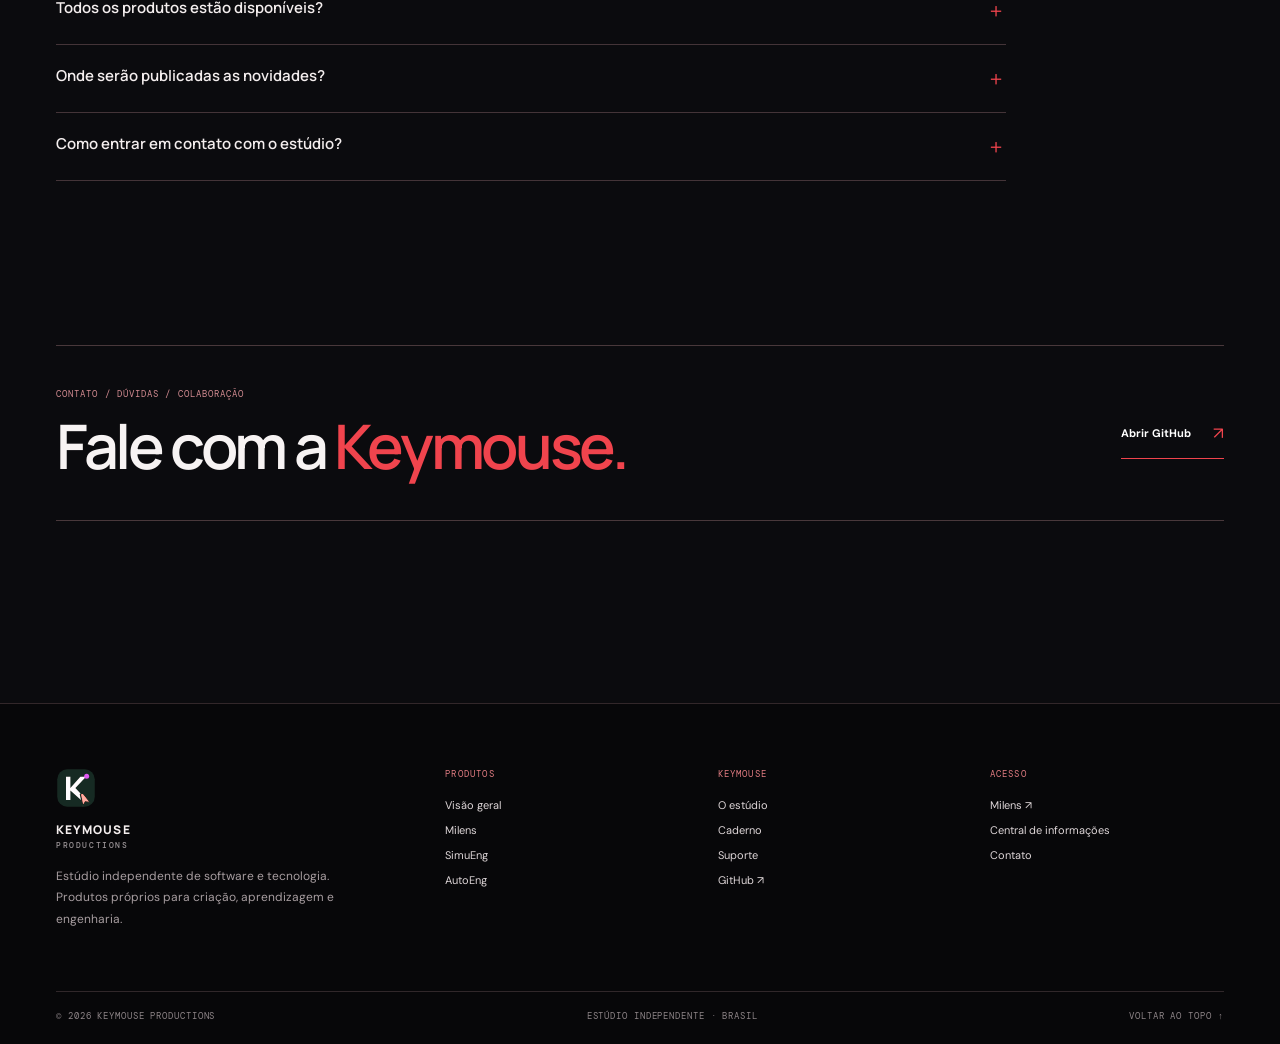
<file: support/index.html>
<!doctype html><html lang="pt-BR"><head><meta charset="utf-8"><meta name="viewport" content="width=device-width, initial-scale=1"><meta name="theme-color" content="#142126"><meta name="description" content="Central de informações sobre os produtos da Keymouse Productions."><meta property="og:type" content="website"><meta property="og:site_name" content="Keymouse Productions"><meta property="og:title" content="Suporte — Keymouse Productions"><meta property="og:description" content="Central de informações sobre os produtos da Keymouse Productions."><link rel="icon" href="/assets/mark.svg" type="image/svg+xml"><link rel="stylesheet" href="/assets/editorial.css?v=2"><script src="/assets/editorial.js?v=1" defer></script><title>Suporte — Keymouse Productions</title></head><body id="top"><header class="site-header"><div class="header-inner"><a class="brand" href="/" aria-label="Keymouse Productions — início"><img src="/assets/mark.svg" alt=""><span class="brand-word">KEYMOUSE<small>PRODUCTIONS</small></span></a><button class="menu-toggle" data-menu-toggle type="button" aria-expanded="false" aria-label="Abrir menu"><i></i></button><nav class="main-nav" data-main-nav aria-label="Navegação principal"><a href="/products/">Produtos</a><a href="/studio/">O estúdio</a><a href="/journal/">Caderno</a><a href="/support/">Suporte</a></nav><a class="header-cta" href="/studio/#contact">Fale com a Keymouse <b>↗</b></a></div></header><main><section class="support-hero"><div class="support-hero-inner"><div><p class="eyebrow">KEYMOUSE / CENTRAL DE INFORMAÇÕES</p><h1>Informação clara.<br><em>Suporte organizado.</em></h1></div><p class="lead">Encontre informações de disponibilidade, páginas oficiais e orientações para cada produto desenvolvido pela Keymouse.</p></div></section><section class="section"><div class="wrap"><div class="section-head"><div><p class="eyebrow">01 / PRODUTOS</p><h2>Encontre o produto<br>que <em>procura.</em></h2></div><p class="lead">Os canais e opções de acesso dependem do estágio de cada projeto. Não exibimos downloads ou meios de suporte que ainda não foram publicados oficialmente.</p></div>
<div class="support-list"><article class="support-product"><span class="micro">SOFTWARE CRIATIVO / ATIVO</span><div><h3>Milens</h3><p>O site oficial apresenta o produto e reúne as informações públicas disponíveis.</p></div><a href="https://milens.com.br/" target="_blank" rel="noopener noreferrer">Site oficial ↗</a></article><article class="support-product"><span class="micro">ELETRÔNICA / EM DESENVOLVIMENTO</span><div><h3>SimuEng</h3><p>Conheça a proposta e o escopo conhecido do laboratório digital.</p></div><a href="/products/simueng/">Página do projeto ↗</a></article><article class="support-product"><span class="micro">ENGENHARIA / EM DESENVOLVIMENTO</span><div><h3>AutoEng</h3><p>Consulte a visão de produto e as capturas atuais da interface.</p></div><a href="/products/autoeng/">Página do projeto ↗</a></article></div></div></section>
<section class="section tight"><div class="wrap"><div class="section-head"><div><p class="eyebrow">02 / PERGUNTAS FREQUENTES</p><h2>Dúvidas <em>comuns.</em></h2></div><p class="lead">Informações sobre a estrutura do estúdio e a disponibilidade dos produtos.</p></div><div class="faq-list">
<div class="faq-item"><button class="faq-question" data-accordion aria-expanded="false" type="button">Onde encontro os produtos da Keymouse?<b>＋</b></button><div class="faq-answer">O catálogo reúne páginas individuais para Milens, SimuEng e AutoEng. Cada página apresenta objetivo, áreas de trabalho e estágio conhecido do projeto.</div></div>
<div class="faq-item"><button class="faq-question" data-accordion aria-expanded="false" type="button">Todos os produtos estão disponíveis?<b>＋</b></button><div class="faq-answer">O site público do Milens está disponível. SimuEng e AutoEng são apresentados como projetos em desenvolvimento; não há downloads públicos listados para eles.</div></div>
<div class="faq-item"><button class="faq-question" data-accordion aria-expanded="false" type="button">Onde serão publicadas as novidades?<b>＋</b></button><div class="faq-answer">O Caderno da Keymouse terá comunicados e notas de versão quando houver atualizações públicas para anunciar.</div></div>
<div class="faq-item"><button class="faq-question" data-accordion aria-expanded="false" type="button">Como entrar em contato com o estúdio?<b>＋</b></button><div class="faq-answer">O canal público atual é o perfil GitHub de João Manoel. Não publicamos um endereço de suporte fictício.</div></div>
</div></div></section><section class="section tight"><div class="wrap contact-band"><div><p>CONTATO / DÚVIDAS / COLABORAÇÃO</p><h2>Fale com a <em>Keymouse.</em></h2></div><a class="button light" href="https://github.com/JoaoManoP" target="_blank" rel="noopener noreferrer">Abrir GitHub <b>↗</b></a></div></section></main><footer class="site-footer"><div class="footer-main"><div class="footer-about"><img src="/assets/mark.svg" alt=""><div class="brand-word">KEYMOUSE<small>PRODUCTIONS</small></div><p>Estúdio independente de software e tecnologia. Produtos próprios para criação, aprendizagem e engenharia.</p></div><div class="footer-col"><strong>PRODUTOS</strong><a href="/products/">Visão geral</a><a href="/products/milens/">Milens</a><a href="/products/simueng/">SimuEng</a><a href="/products/autoeng/">AutoEng</a></div><div class="footer-col"><strong>KEYMOUSE</strong><a href="/studio/">O estúdio</a><a href="/journal/">Caderno</a><a href="/support/">Suporte</a><a href="https://github.com/JoaoManoP" target="_blank" rel="noopener noreferrer">GitHub ↗</a></div><div class="footer-col"><strong>ACESSO</strong><a href="https://milens.com.br/" target="_blank" rel="noopener noreferrer">Milens ↗</a><a href="/support/">Central de informações</a><a href="/studio/#contact">Contato</a></div></div><div class="footer-bottom"><span>© 2026 KEYMOUSE PRODUCTIONS</span><span>ESTÚDIO INDEPENDENTE · BRASIL</span><a href="#top">VOLTAR AO TOPO ↑</a></div></footer></body></html>
</file>
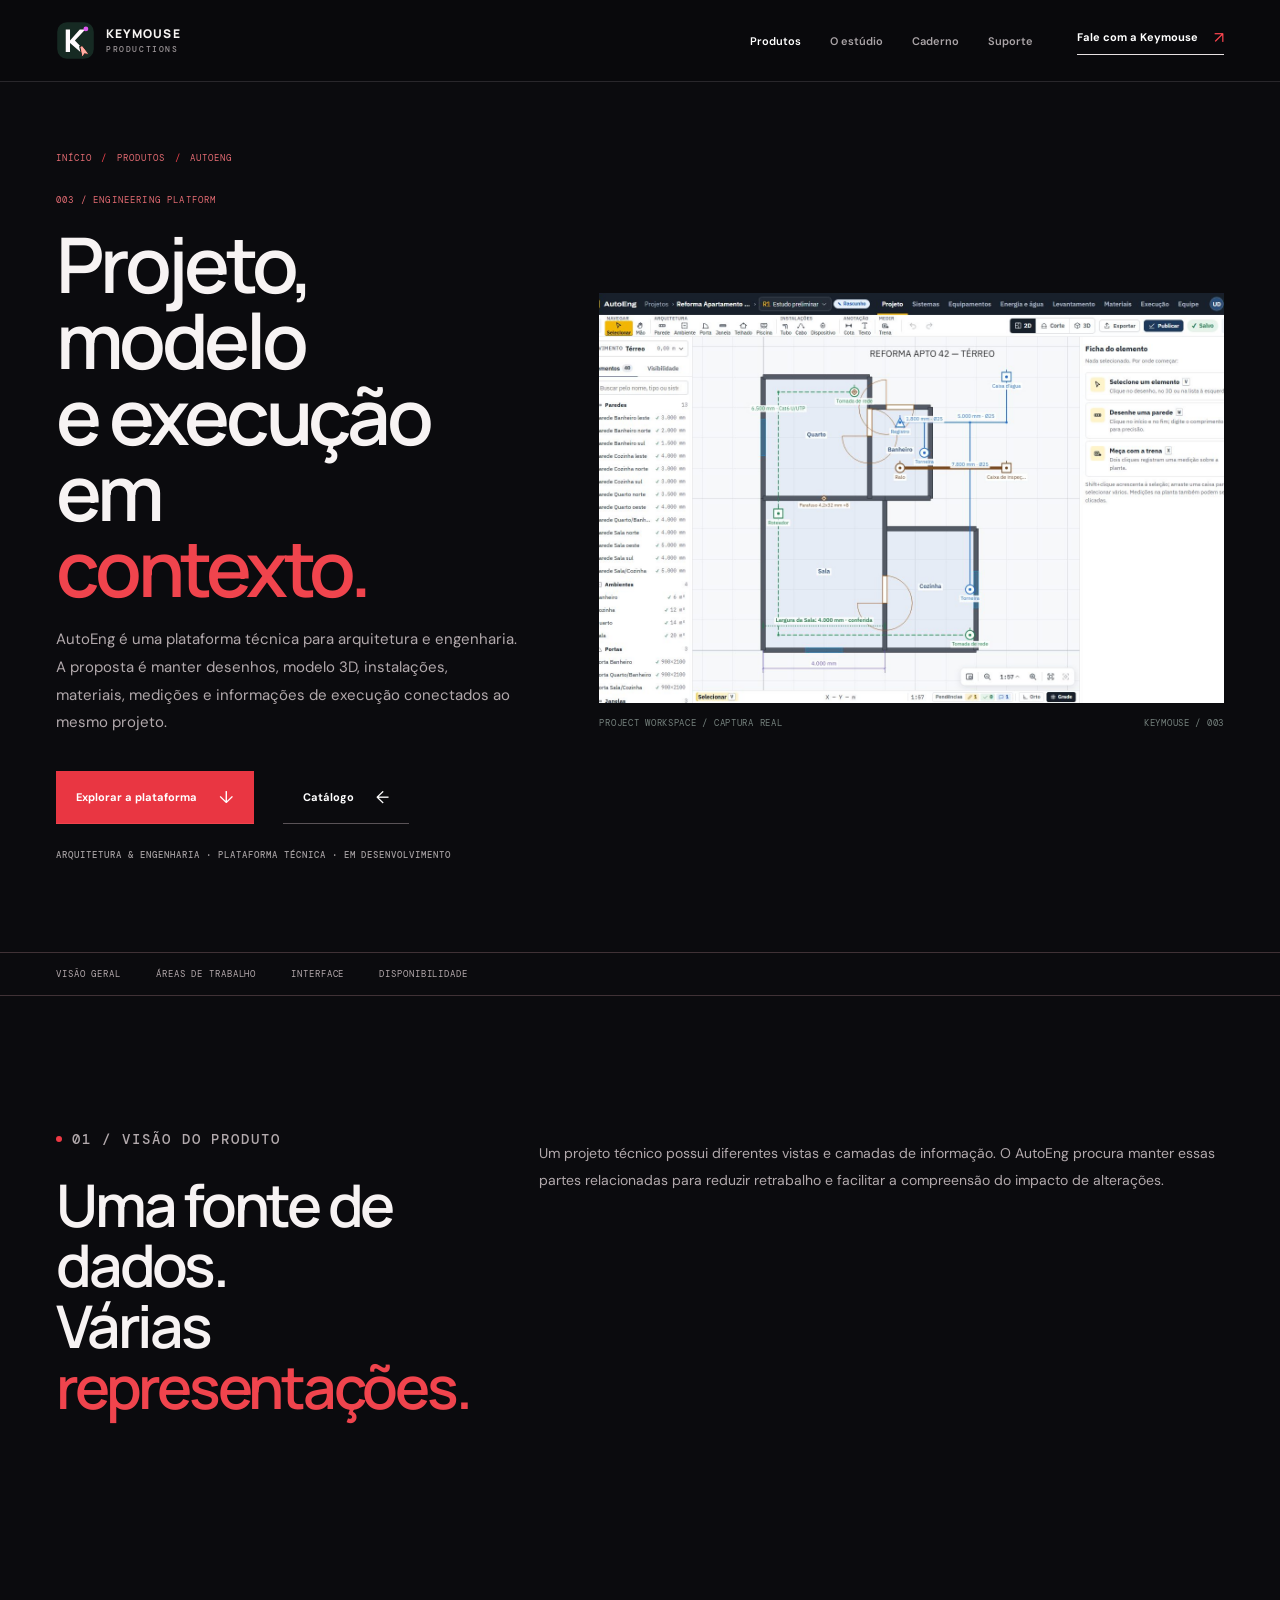
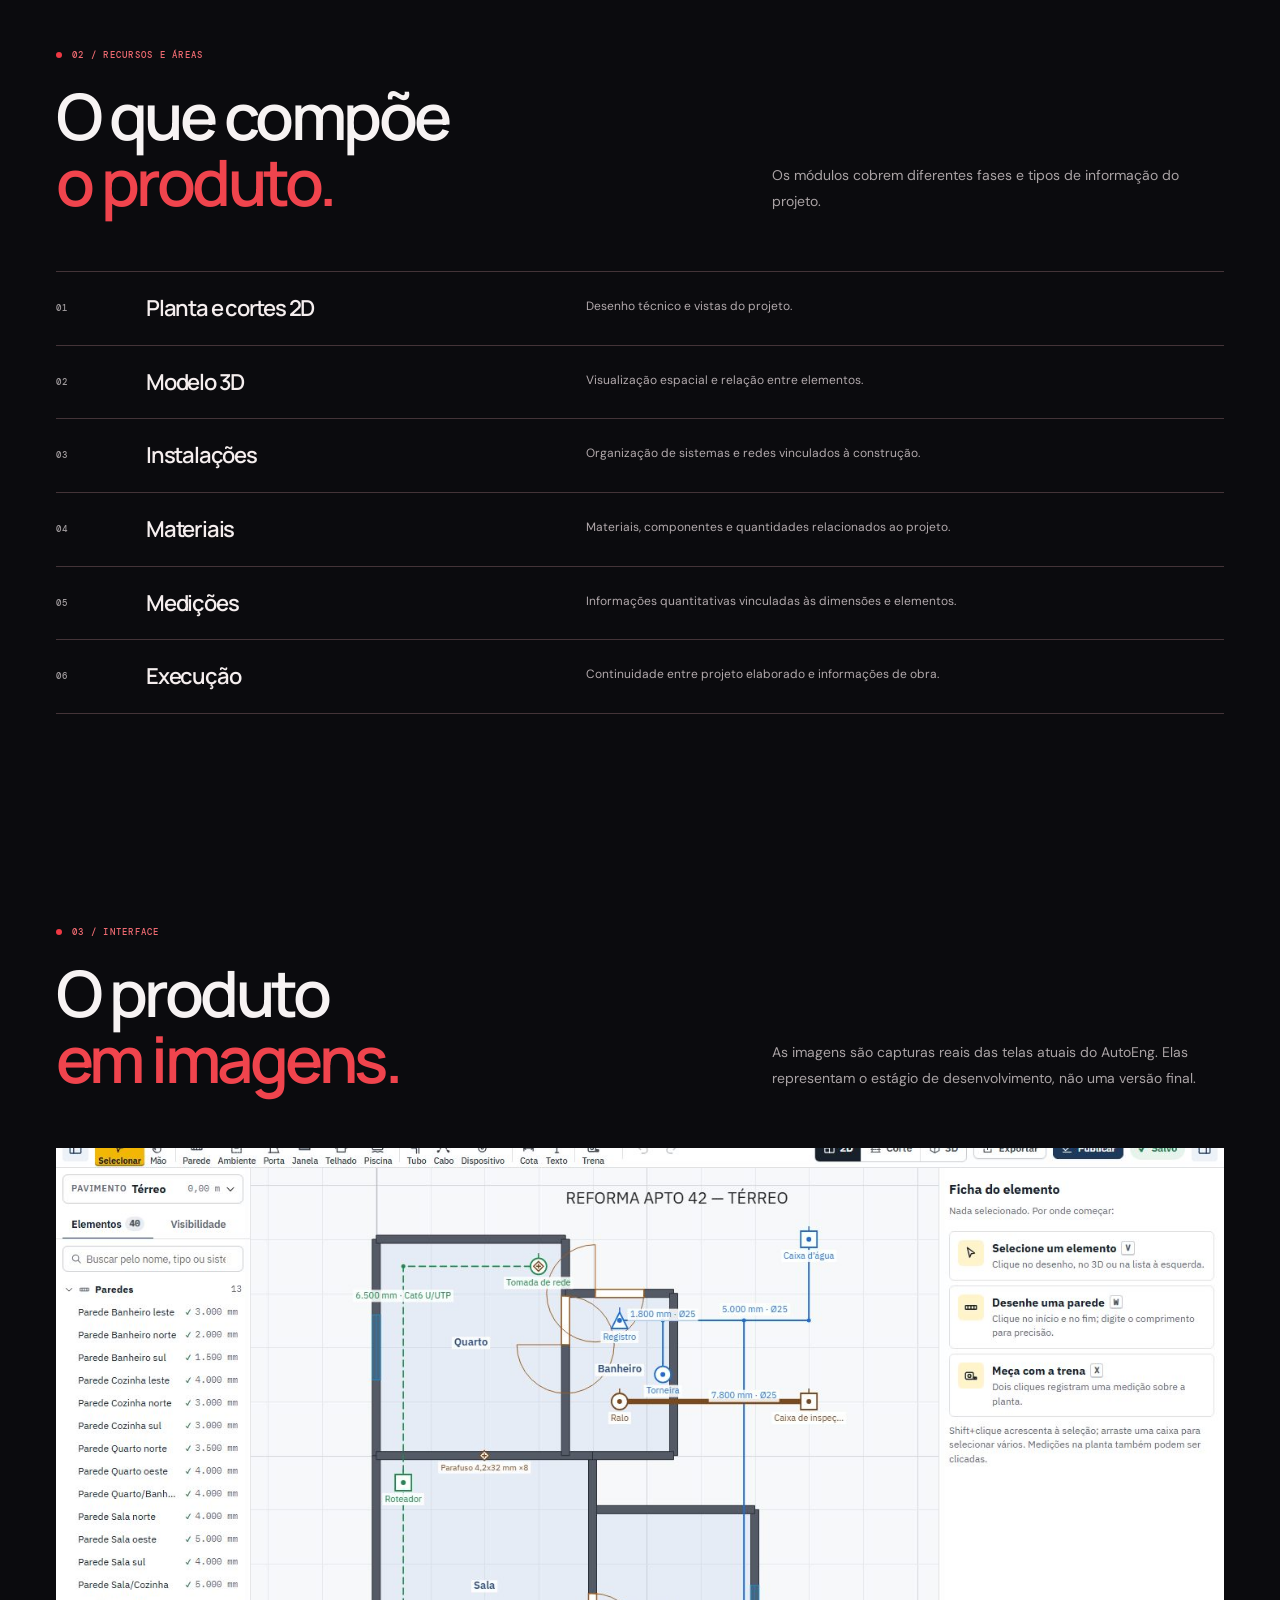
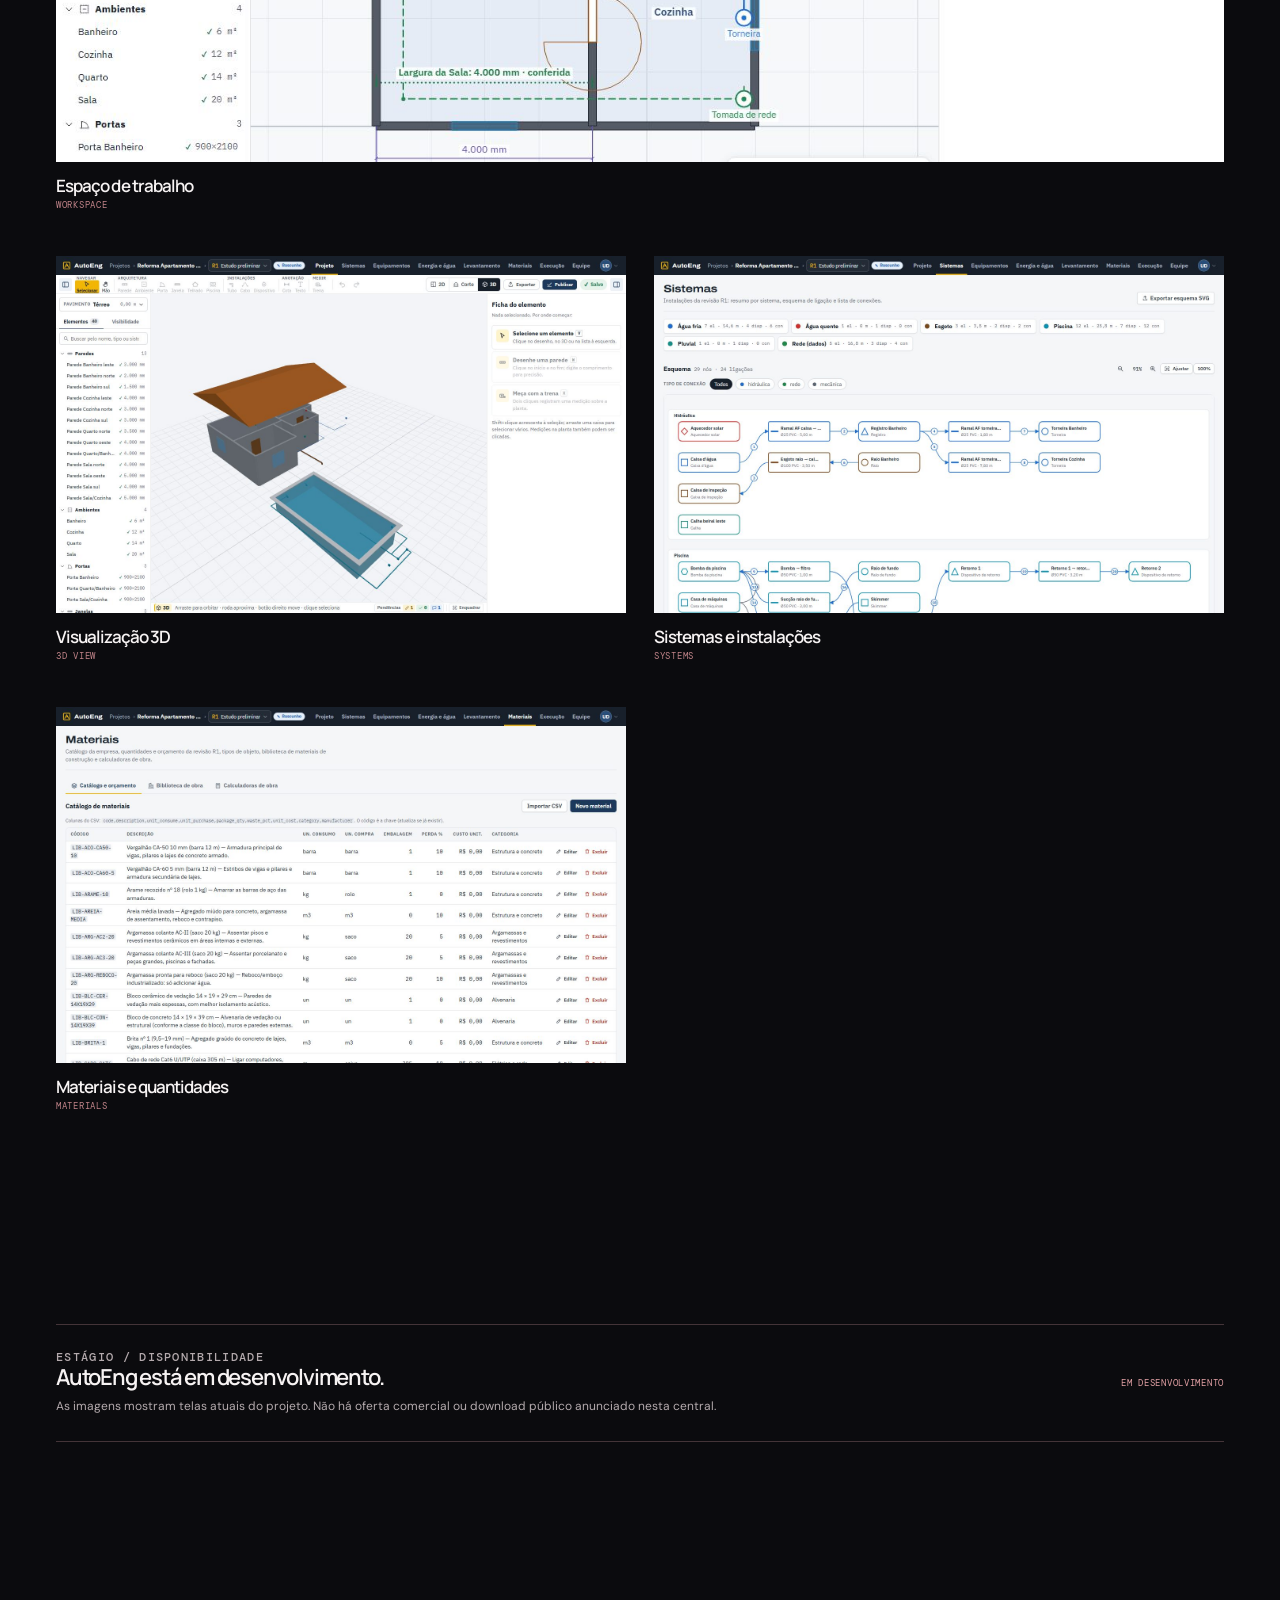
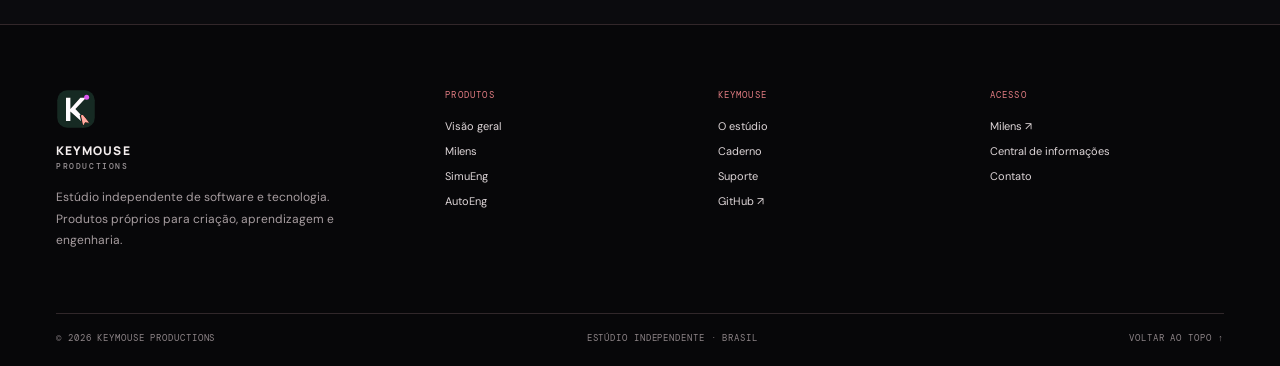
<file: products/autoeng/index.html>
<!doctype html><html lang="pt-BR"><head><meta charset="utf-8"><meta name="viewport" content="width=device-width, initial-scale=1"><meta name="theme-color" content="#142126"><meta name="description" content="AutoEng, plataforma em desenvolvimento para arquitetura e engenharia."><meta property="og:type" content="website"><meta property="og:site_name" content="Keymouse Productions"><meta property="og:title" content="AutoEng — Plataforma de engenharia | Keymouse Productions"><meta property="og:description" content="AutoEng, plataforma em desenvolvimento para arquitetura e engenharia."><link rel="icon" href="/assets/mark.svg" type="image/svg+xml"><link rel="stylesheet" href="/assets/editorial.css?v=2"><script src="/assets/editorial.js?v=1" defer></script><title>AutoEng — Plataforma de engenharia | Keymouse Productions</title></head><body id="top"><header class="site-header"><div class="header-inner"><a class="brand" href="/" aria-label="Keymouse Productions — início"><img src="/assets/mark.svg" alt=""><span class="brand-word">KEYMOUSE<small>PRODUCTIONS</small></span></a><button class="menu-toggle" data-menu-toggle type="button" aria-expanded="false" aria-label="Abrir menu"><i></i></button><nav class="main-nav" data-main-nav aria-label="Navegação principal"><a href="/products/">Produtos</a><a href="/studio/">O estúdio</a><a href="/journal/">Caderno</a><a href="/support/">Suporte</a></nav><a class="header-cta" href="/studio/#contact">Fale com a Keymouse <b>↗</b></a></div></header><main><section class="product-detail-hero"><div class="product-detail-inner"><div><div class="breadcrumbs"><a href="/">INÍCIO</a><span>/</span><a href="/products/">PRODUTOS</a><span>/</span>AUTOENG</div><p class="product-kicker">003 / ENGINEERING PLATFORM</p><h1>Projeto, modelo<br>e execução em<br><em>contexto.</em></h1><p class="lead">AutoEng é uma plataforma técnica para arquitetura e engenharia. A proposta é manter desenhos, modelo 3D, instalações, materiais, medições e informações de execução conectados ao mesmo projeto.</p><div class="hero-actions"><a class="button light" href="#features">Explorar a plataforma <b>↓</b></a><a class="button light" href="/products/">Catálogo <b>←</b></a></div><p class="micro" style="margin-top:25px">ARQUITETURA & ENGENHARIA · PLATAFORMA TÉCNICA · EM DESENVOLVIMENTO</p></div><div class="product-hero-image"><img src="/assets/projects/autoeng-workspace.jpg" alt="Captura real do espaço de trabalho do AutoEng com planta e painéis"><div class="image-caption"><span>PROJECT WORKSPACE / CAPTURA REAL</span><span>KEYMOUSE / 003</span></div></div></div></section><nav class="product-anchor-nav"><div class="product-anchor-inner"><a href="#overview">Visão geral</a><a href="#features">Áreas de trabalho</a><a href="#screens">Interface</a><a href="#status">Disponibilidade</a></div></nav>
<section class="section" id="overview"><div class="wrap product-overview"><div><p class="eyebrow">01 / VISÃO DO PRODUTO</p><h2>Uma fonte de dados.<br>Várias <em>representações.</em></h2></div><p>Um projeto técnico possui diferentes vistas e camadas de informação. O AutoEng procura manter essas partes relacionadas para reduzir retrabalho e facilitar a compreensão do impacto de alterações.</p></div></section>
<section class="section tight" id="features"><div class="wrap"><div class="section-head"><div><p class="eyebrow">02 / RECURSOS E ÁREAS</p><h2>O que compõe<br><em>o produto.</em></h2></div><p class="lead">Os módulos cobrem diferentes fases e tipos de informação do projeto.</p></div><div class="spec-list"><article class="spec-row"><span class="micro">01</span><h3>Planta e cortes 2D</h3><p>Desenho técnico e vistas do projeto.</p></article><article class="spec-row"><span class="micro">02</span><h3>Modelo 3D</h3><p>Visualização espacial e relação entre elementos.</p></article><article class="spec-row"><span class="micro">03</span><h3>Instalações</h3><p>Organização de sistemas e redes vinculados à construção.</p></article><article class="spec-row"><span class="micro">04</span><h3>Materiais</h3><p>Materiais, componentes e quantidades relacionados ao projeto.</p></article><article class="spec-row"><span class="micro">05</span><h3>Medições</h3><p>Informações quantitativas vinculadas às dimensões e elementos.</p></article><article class="spec-row"><span class="micro">06</span><h3>Execução</h3><p>Continuidade entre projeto elaborado e informações de obra.</p></article></div></div></section>
<section class="section" id="screens"><div class="wrap"><div class="section-head"><div><p class="eyebrow">03 / INTERFACE</p><h2>O produto<br><em>em imagens.</em></h2></div><p class="lead">As imagens são capturas reais das telas atuais do AutoEng. Elas representam o estágio de desenvolvimento, não uma versão final.</p></div><div class="gallery"><article class="gallery-item"><img src="/assets/projects/autoeng-workspace.jpg" alt="Captura real da área de trabalho AutoEng com planta 2D e propriedades"><h3>Espaço de trabalho</h3><p>WORKSPACE</p></article><article class="gallery-item"><img src="/assets/projects/autoeng-3d.jpg" alt="Captura real da área de visualização 3D AutoEng"><h3>Visualização 3D</h3><p>3D VIEW</p></article><article class="gallery-item"><img src="/assets/projects/autoeng-sistemas.jpg" alt="Captura real de sistemas e instalações do AutoEng"><h3>Sistemas e instalações</h3><p>SYSTEMS</p></article><article class="gallery-item"><img src="/assets/projects/autoeng-materiais.jpg" alt="Captura real da área de materiais do AutoEng"><h3>Materiais e quantidades</h3><p>MATERIALS</p></article></div></div></section>
<section class="section tight" id="status"><div class="wrap status-line"><div><p class="micro">ESTÁGIO / DISPONIBILIDADE</p><h3>AutoEng está em desenvolvimento.</h3><p>As imagens mostram telas atuais do projeto. Não há oferta comercial ou download público anunciado nesta central.</p></div><span class="status-pill">EM DESENVOLVIMENTO</span></div></section></main><footer class="site-footer"><div class="footer-main"><div class="footer-about"><img src="/assets/mark.svg" alt=""><div class="brand-word">KEYMOUSE<small>PRODUCTIONS</small></div><p>Estúdio independente de software e tecnologia. Produtos próprios para criação, aprendizagem e engenharia.</p></div><div class="footer-col"><strong>PRODUTOS</strong><a href="/products/">Visão geral</a><a href="/products/milens/">Milens</a><a href="/products/simueng/">SimuEng</a><a href="/products/autoeng/">AutoEng</a></div><div class="footer-col"><strong>KEYMOUSE</strong><a href="/studio/">O estúdio</a><a href="/journal/">Caderno</a><a href="/support/">Suporte</a><a href="https://github.com/JoaoManoP" target="_blank" rel="noopener noreferrer">GitHub ↗</a></div><div class="footer-col"><strong>ACESSO</strong><a href="https://milens.com.br/" target="_blank" rel="noopener noreferrer">Milens ↗</a><a href="/support/">Central de informações</a><a href="/studio/#contact">Contato</a></div></div><div class="footer-bottom"><span>© 2026 KEYMOUSE PRODUCTIONS</span><span>ESTÚDIO INDEPENDENTE · BRASIL</span><a href="#top">VOLTAR AO TOPO ↑</a></div></footer></body></html>
</file>
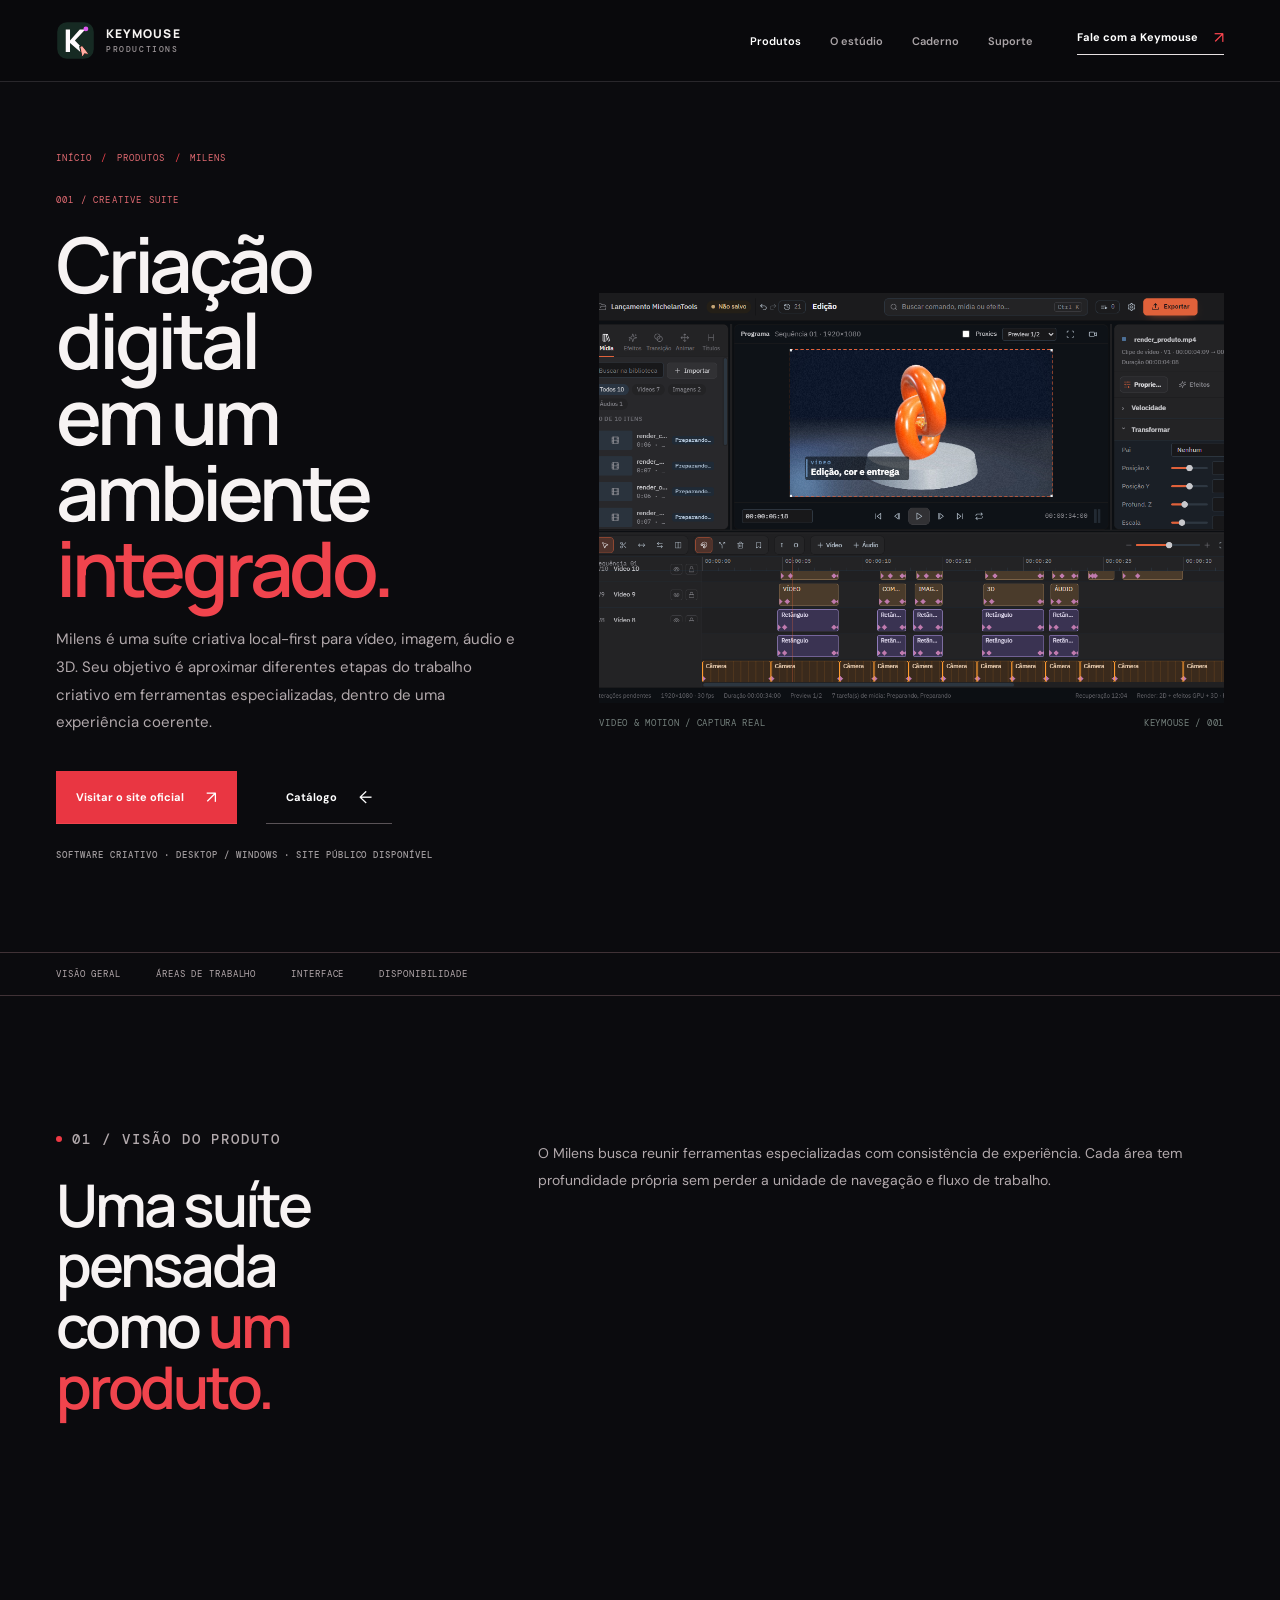
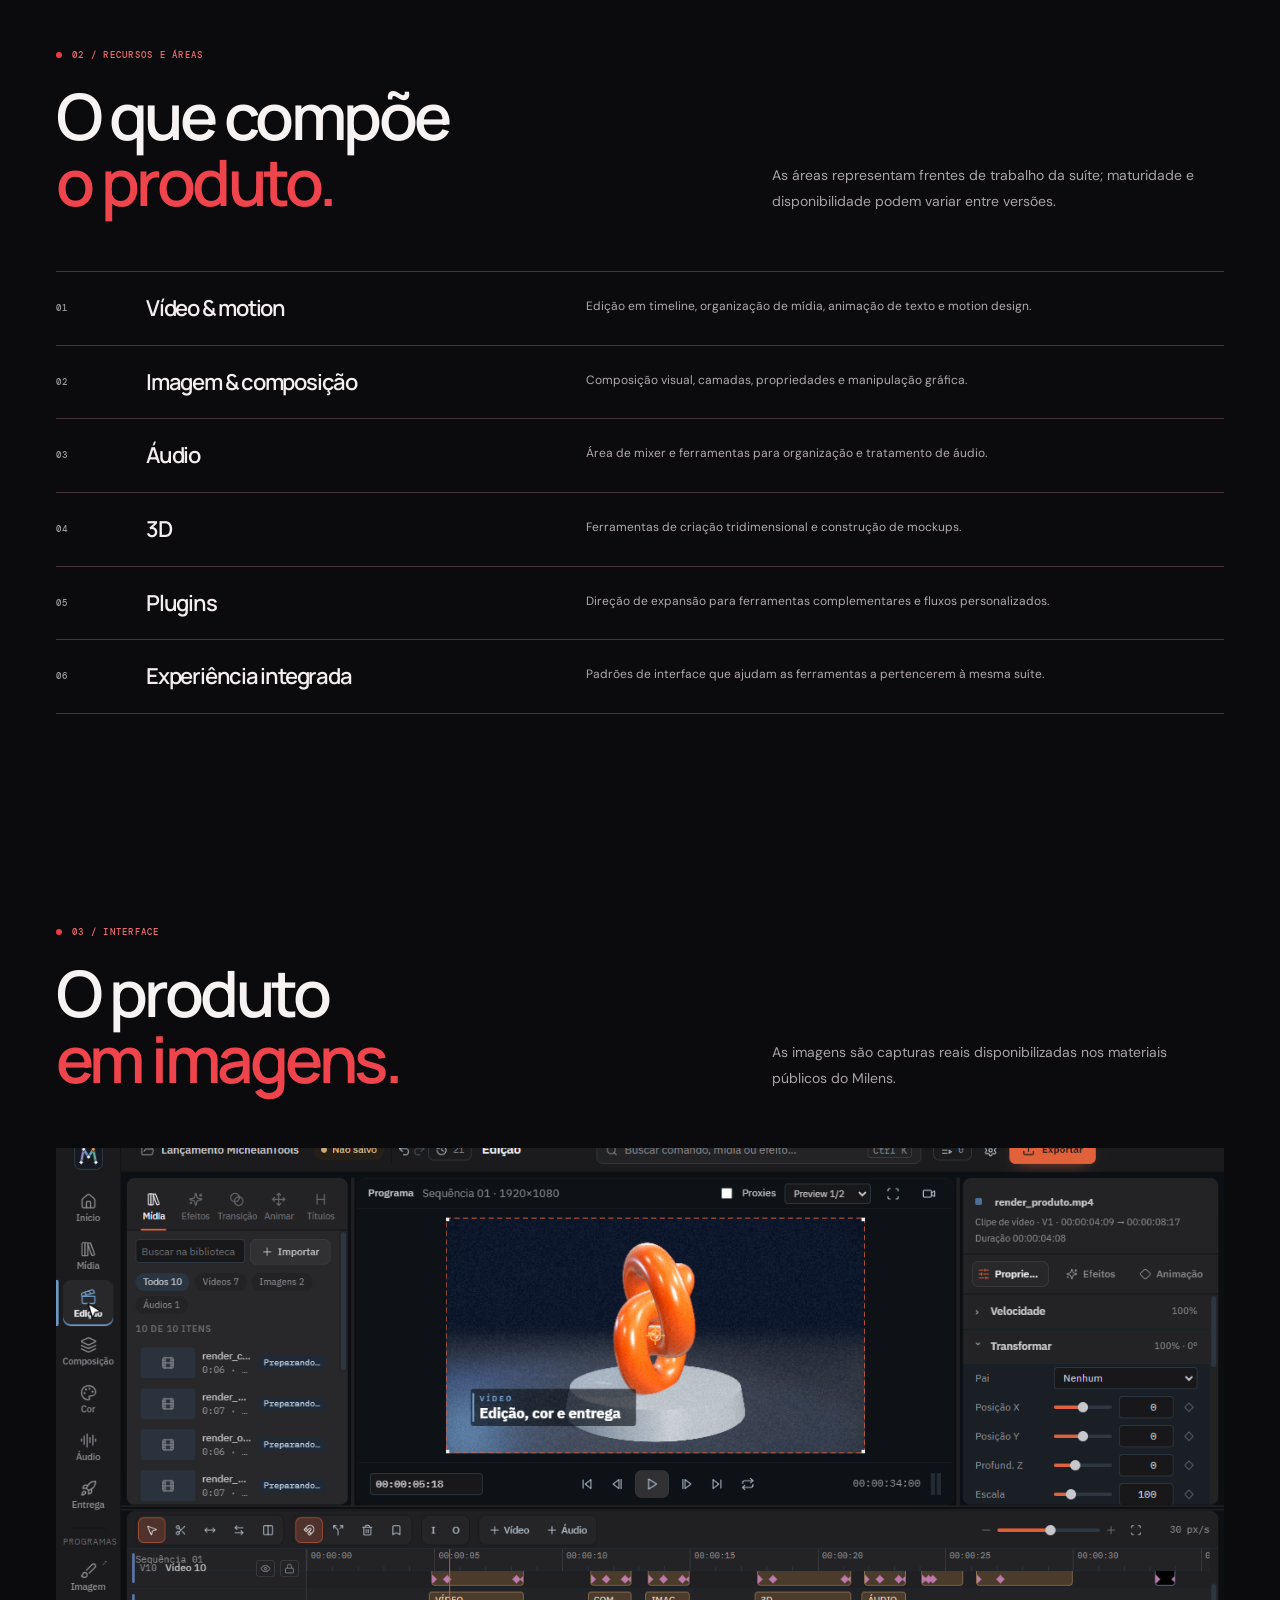
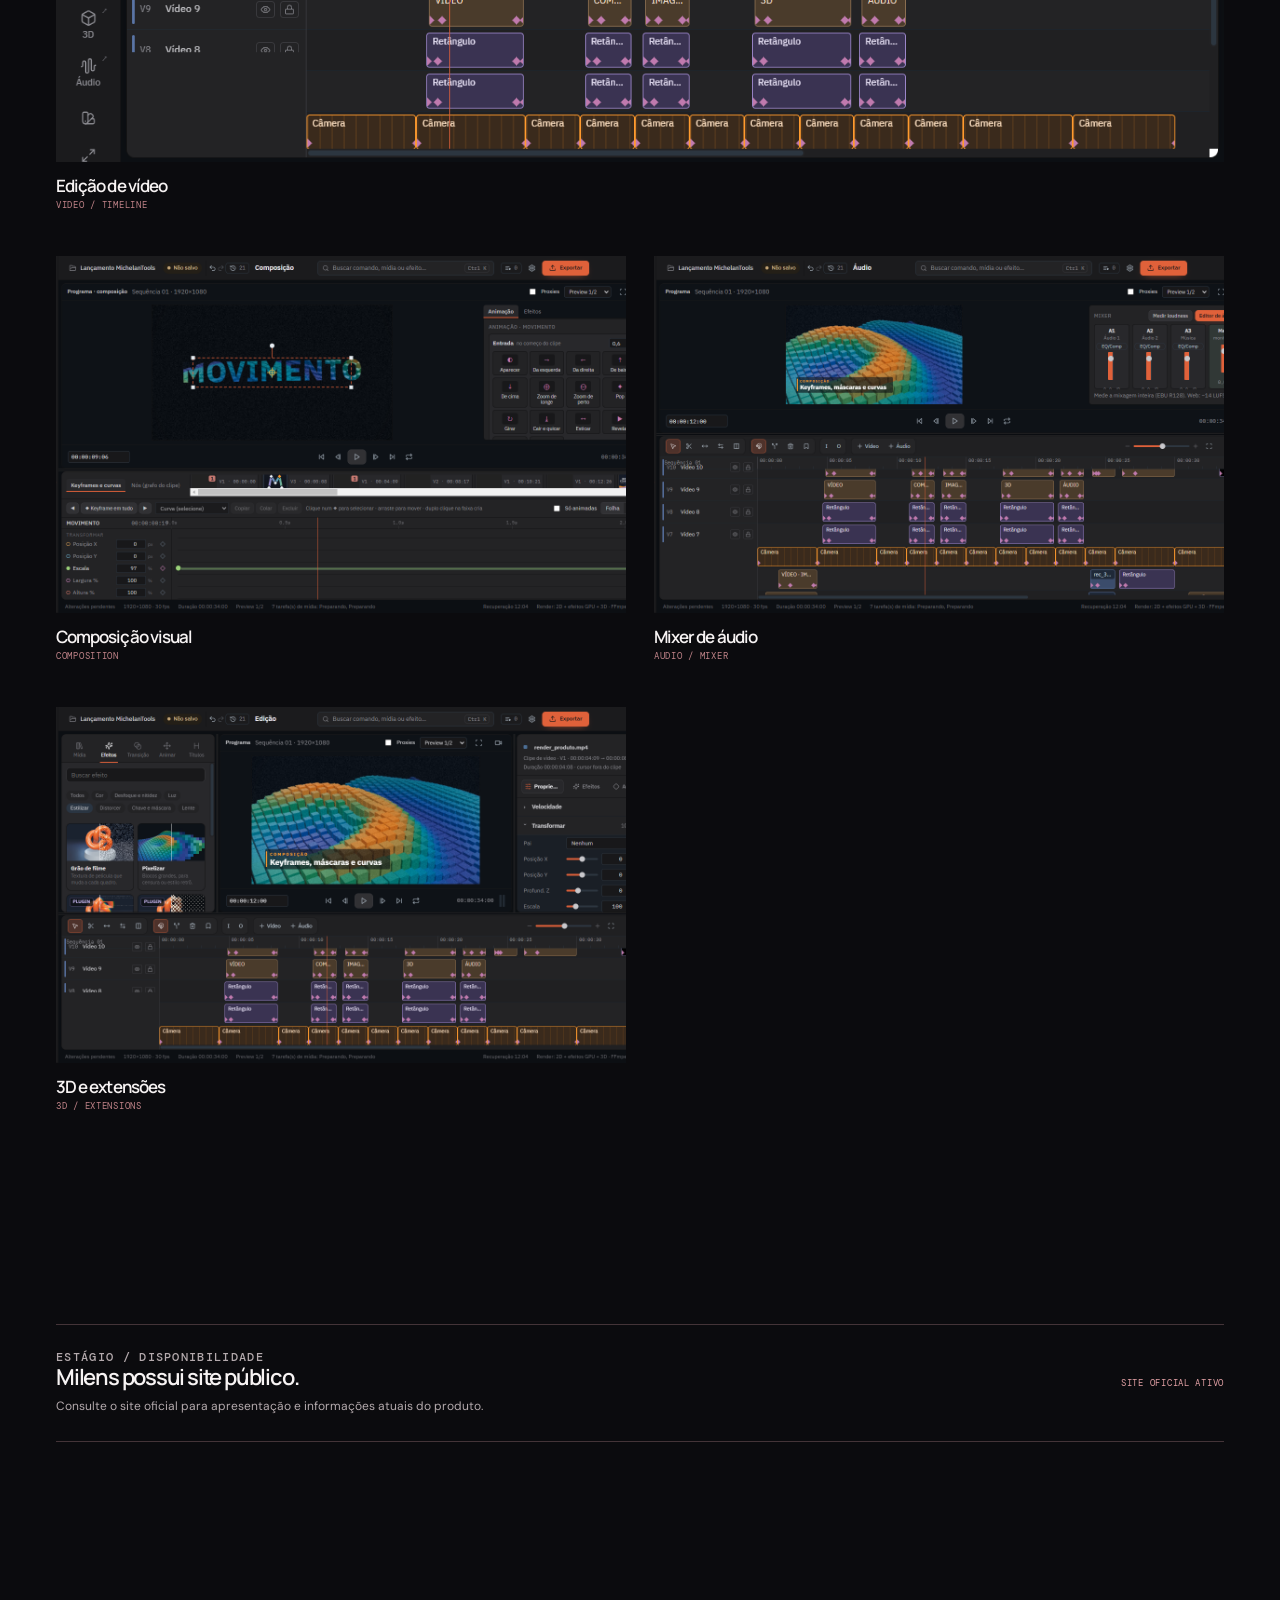
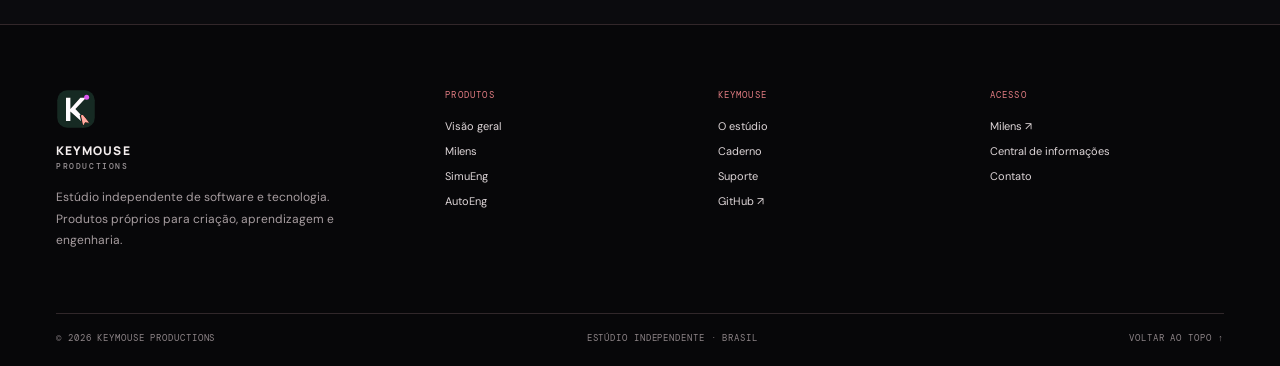
<file: products/milens/index.html>
<!doctype html><html lang="pt-BR"><head><meta charset="utf-8"><meta name="viewport" content="width=device-width, initial-scale=1"><meta name="theme-color" content="#142126"><meta name="description" content="Milens, suíte criativa local-first para vídeo, imagem, áudio e 3D."><meta property="og:type" content="website"><meta property="og:site_name" content="Keymouse Productions"><meta property="og:title" content="Milens — Suíte criativa | Keymouse Productions"><meta property="og:description" content="Milens, suíte criativa local-first para vídeo, imagem, áudio e 3D."><link rel="icon" href="/assets/mark.svg" type="image/svg+xml"><link rel="stylesheet" href="/assets/editorial.css?v=2"><script src="/assets/editorial.js?v=1" defer></script><title>Milens — Suíte criativa | Keymouse Productions</title></head><body id="top"><header class="site-header"><div class="header-inner"><a class="brand" href="/" aria-label="Keymouse Productions — início"><img src="/assets/mark.svg" alt=""><span class="brand-word">KEYMOUSE<small>PRODUCTIONS</small></span></a><button class="menu-toggle" data-menu-toggle type="button" aria-expanded="false" aria-label="Abrir menu"><i></i></button><nav class="main-nav" data-main-nav aria-label="Navegação principal"><a href="/products/">Produtos</a><a href="/studio/">O estúdio</a><a href="/journal/">Caderno</a><a href="/support/">Suporte</a></nav><a class="header-cta" href="/studio/#contact">Fale com a Keymouse <b>↗</b></a></div></header><main><section class="product-detail-hero"><div class="product-detail-inner"><div><div class="breadcrumbs"><a href="/">INÍCIO</a><span>/</span><a href="/products/">PRODUTOS</a><span>/</span>MILENS</div><p class="product-kicker">001 / CREATIVE SUITE</p><h1>Criação digital<br>em um ambiente<br><em>integrado.</em></h1><p class="lead">Milens é uma suíte criativa local-first para vídeo, imagem, áudio e 3D. Seu objetivo é aproximar diferentes etapas do trabalho criativo em ferramentas especializadas, dentro de uma experiência coerente.</p><div class="hero-actions"><a class="button light" href="https://milens.com.br/" target="_blank" rel="noopener noreferrer">Visitar o site oficial <b>↗</b></a><a class="button light" href="/products/">Catálogo <b>←</b></a></div><p class="micro" style="margin-top:25px">SOFTWARE CRIATIVO · DESKTOP / WINDOWS · SITE PÚBLICO DISPONÍVEL</p></div><div class="product-hero-image"><img src="/assets/projects/milens-video.png" alt="Captura real da interface do Milens em edição de vídeo"><div class="image-caption"><span>VIDEO & MOTION / CAPTURA REAL</span><span>KEYMOUSE / 001</span></div></div></div></section><nav class="product-anchor-nav"><div class="product-anchor-inner"><a href="#overview">Visão geral</a><a href="#features">Áreas de trabalho</a><a href="#screens">Interface</a><a href="#status">Disponibilidade</a></div></nav>
<section class="section" id="overview"><div class="wrap product-overview"><div><p class="eyebrow">01 / VISÃO DO PRODUTO</p><h2>Uma suíte pensada<br>como <em>um produto.</em></h2></div><p>O Milens busca reunir ferramentas especializadas com consistência de experiência. Cada área tem profundidade própria sem perder a unidade de navegação e fluxo de trabalho.</p></div></section>
<section class="section tight" id="features"><div class="wrap"><div class="section-head"><div><p class="eyebrow">02 / RECURSOS E ÁREAS</p><h2>O que compõe<br><em>o produto.</em></h2></div><p class="lead">As áreas representam frentes de trabalho da suíte; maturidade e disponibilidade podem variar entre versões.</p></div><div class="spec-list"><article class="spec-row"><span class="micro">01</span><h3>Vídeo & motion</h3><p>Edição em timeline, organização de mídia, animação de texto e motion design.</p></article><article class="spec-row"><span class="micro">02</span><h3>Imagem & composição</h3><p>Composição visual, camadas, propriedades e manipulação gráfica.</p></article><article class="spec-row"><span class="micro">03</span><h3>Áudio</h3><p>Área de mixer e ferramentas para organização e tratamento de áudio.</p></article><article class="spec-row"><span class="micro">04</span><h3>3D</h3><p>Ferramentas de criação tridimensional e construção de mockups.</p></article><article class="spec-row"><span class="micro">05</span><h3>Plugins</h3><p>Direção de expansão para ferramentas complementares e fluxos personalizados.</p></article><article class="spec-row"><span class="micro">06</span><h3>Experiência integrada</h3><p>Padrões de interface que ajudam as ferramentas a pertencerem à mesma suíte.</p></article></div></div></section>
<section class="section" id="screens"><div class="wrap"><div class="section-head"><div><p class="eyebrow">03 / INTERFACE</p><h2>O produto<br><em>em imagens.</em></h2></div><p class="lead">As imagens são capturas reais disponibilizadas nos materiais públicos do Milens.</p></div><div class="gallery"><article class="gallery-item"><img src="/assets/projects/milens-video.png" alt="Captura real do Milens na área de edição de vídeo"><h3>Edição de vídeo</h3><p>VIDEO / TIMELINE</p></article><article class="gallery-item"><img src="/assets/projects/milens-composicao.png" alt="Captura real da área de composição do Milens"><h3>Composição visual</h3><p>COMPOSITION</p></article><article class="gallery-item"><img src="/assets/projects/milens-audio.png" alt="Captura real da área de áudio do Milens"><h3>Mixer de áudio</h3><p>AUDIO / MIXER</p></article><article class="gallery-item"><img src="/assets/projects/milens-plugins.png" alt="Captura real de outra área criativa do Milens"><h3>3D e extensões</h3><p>3D / EXTENSIONS</p></article></div></div></section>
<section class="section tight" id="status"><div class="wrap status-line"><div><p class="micro">ESTÁGIO / DISPONIBILIDADE</p><h3>Milens possui site público.</h3><p>Consulte o site oficial para apresentação e informações atuais do produto.</p></div><span class="status-pill">SITE OFICIAL ATIVO</span></div></section></main><footer class="site-footer"><div class="footer-main"><div class="footer-about"><img src="/assets/mark.svg" alt=""><div class="brand-word">KEYMOUSE<small>PRODUCTIONS</small></div><p>Estúdio independente de software e tecnologia. Produtos próprios para criação, aprendizagem e engenharia.</p></div><div class="footer-col"><strong>PRODUTOS</strong><a href="/products/">Visão geral</a><a href="/products/milens/">Milens</a><a href="/products/simueng/">SimuEng</a><a href="/products/autoeng/">AutoEng</a></div><div class="footer-col"><strong>KEYMOUSE</strong><a href="/studio/">O estúdio</a><a href="/journal/">Caderno</a><a href="/support/">Suporte</a><a href="https://github.com/JoaoManoP" target="_blank" rel="noopener noreferrer">GitHub ↗</a></div><div class="footer-col"><strong>ACESSO</strong><a href="https://milens.com.br/" target="_blank" rel="noopener noreferrer">Milens ↗</a><a href="/support/">Central de informações</a><a href="/studio/#contact">Contato</a></div></div><div class="footer-bottom"><span>© 2026 KEYMOUSE PRODUCTIONS</span><span>ESTÚDIO INDEPENDENTE · BRASIL</span><a href="#top">VOLTAR AO TOPO ↑</a></div></footer></body></html>
</file>
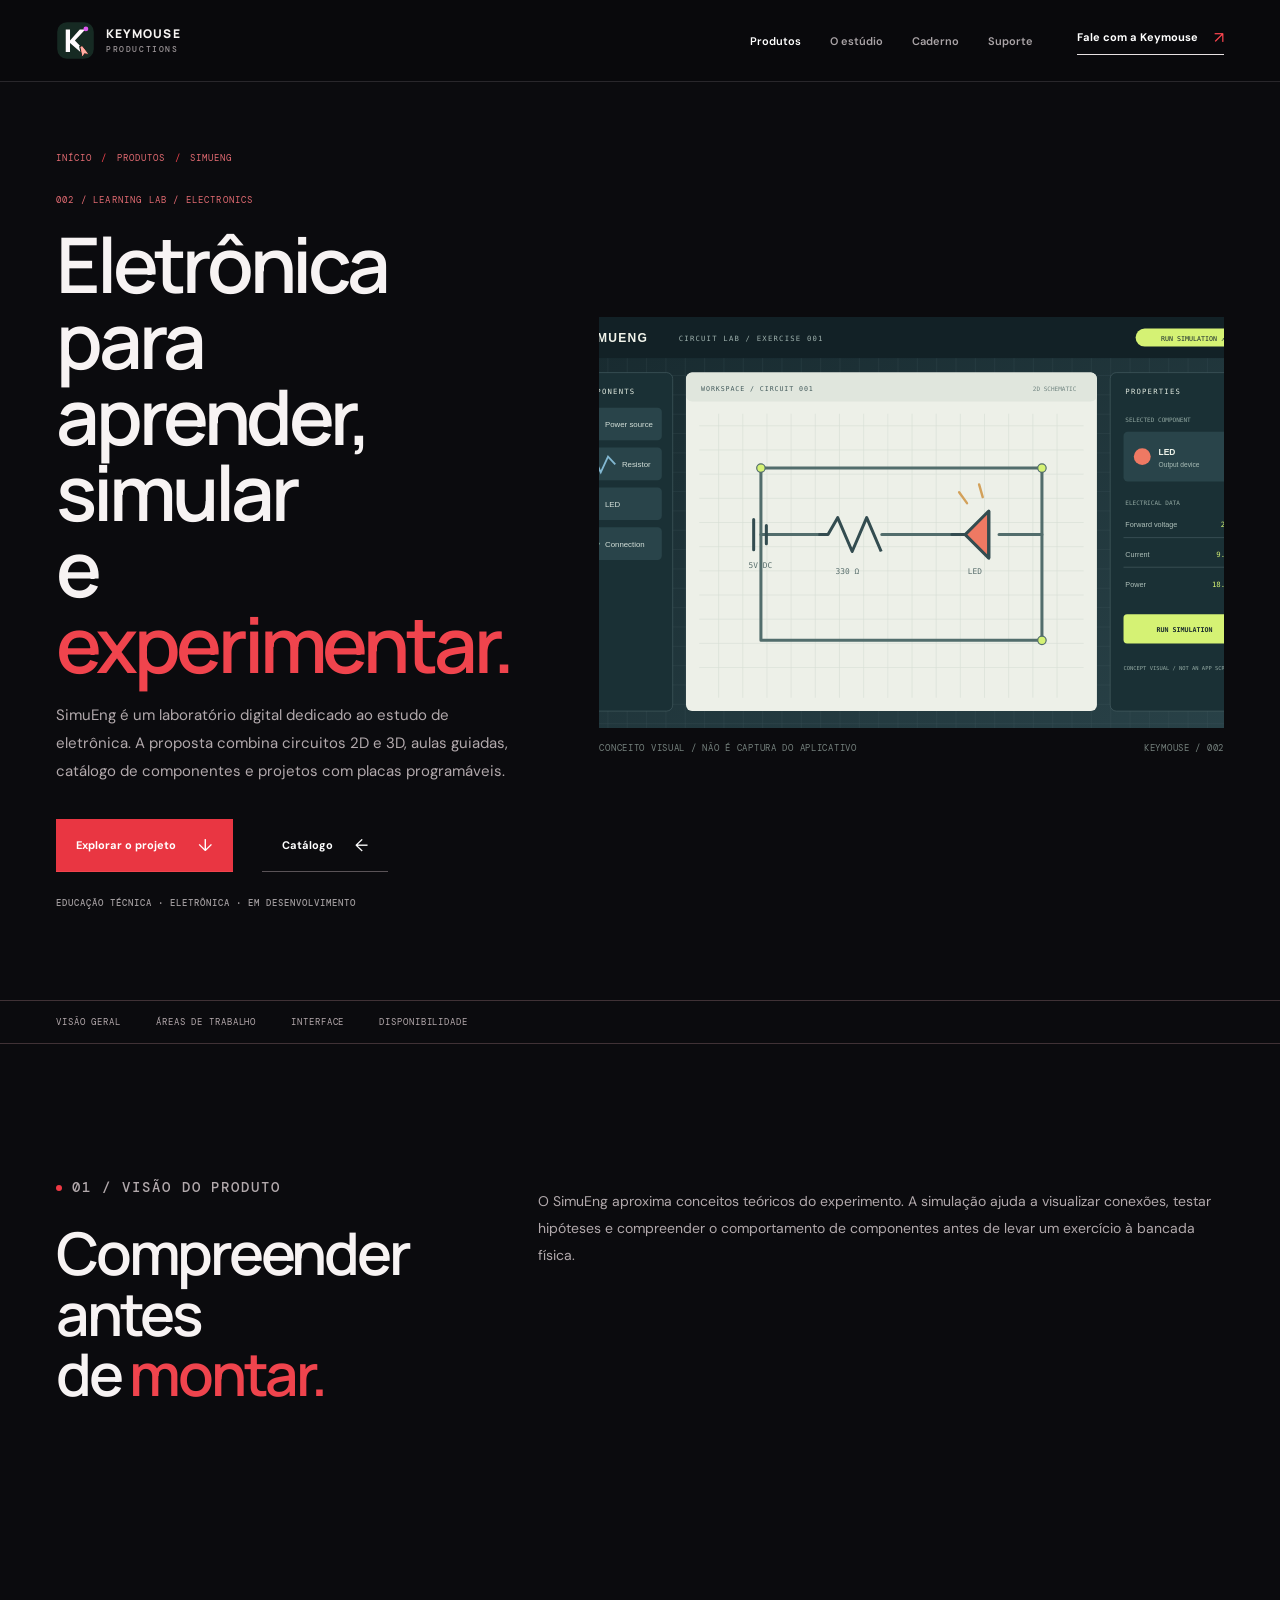
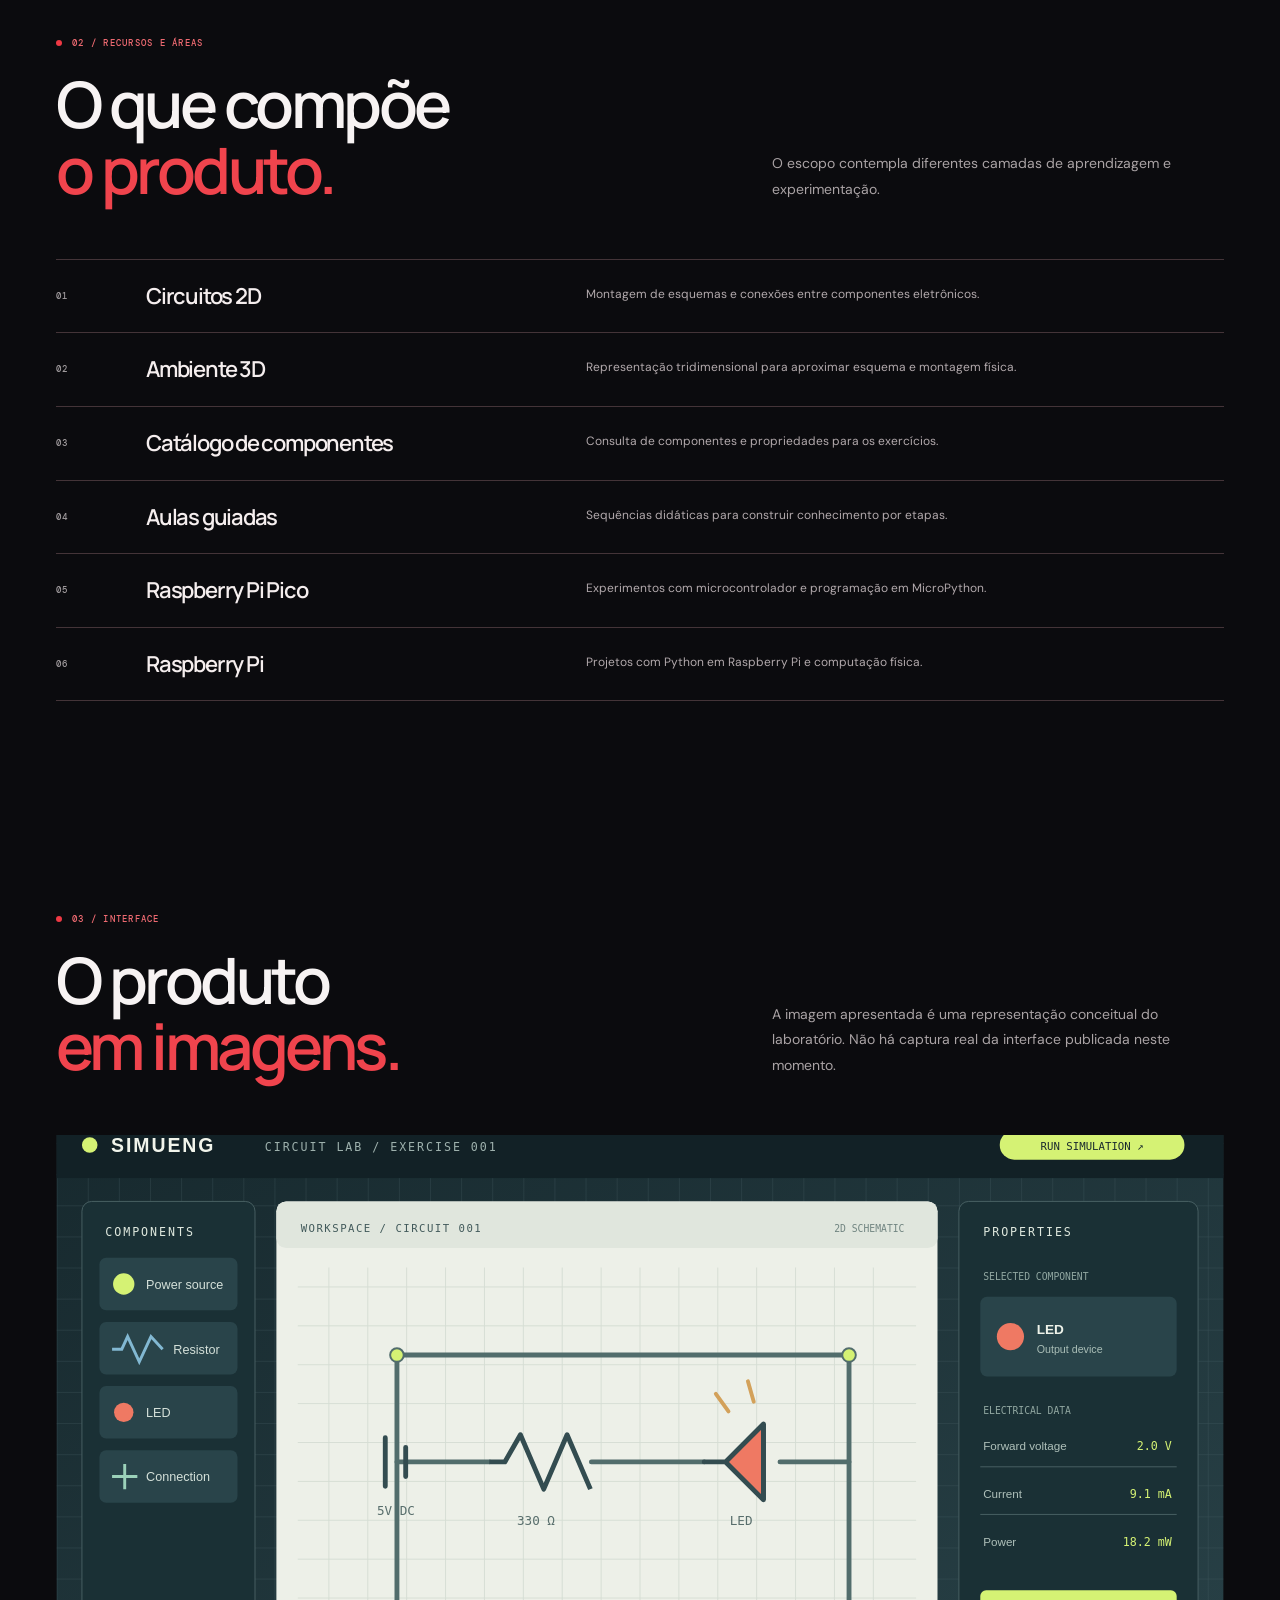
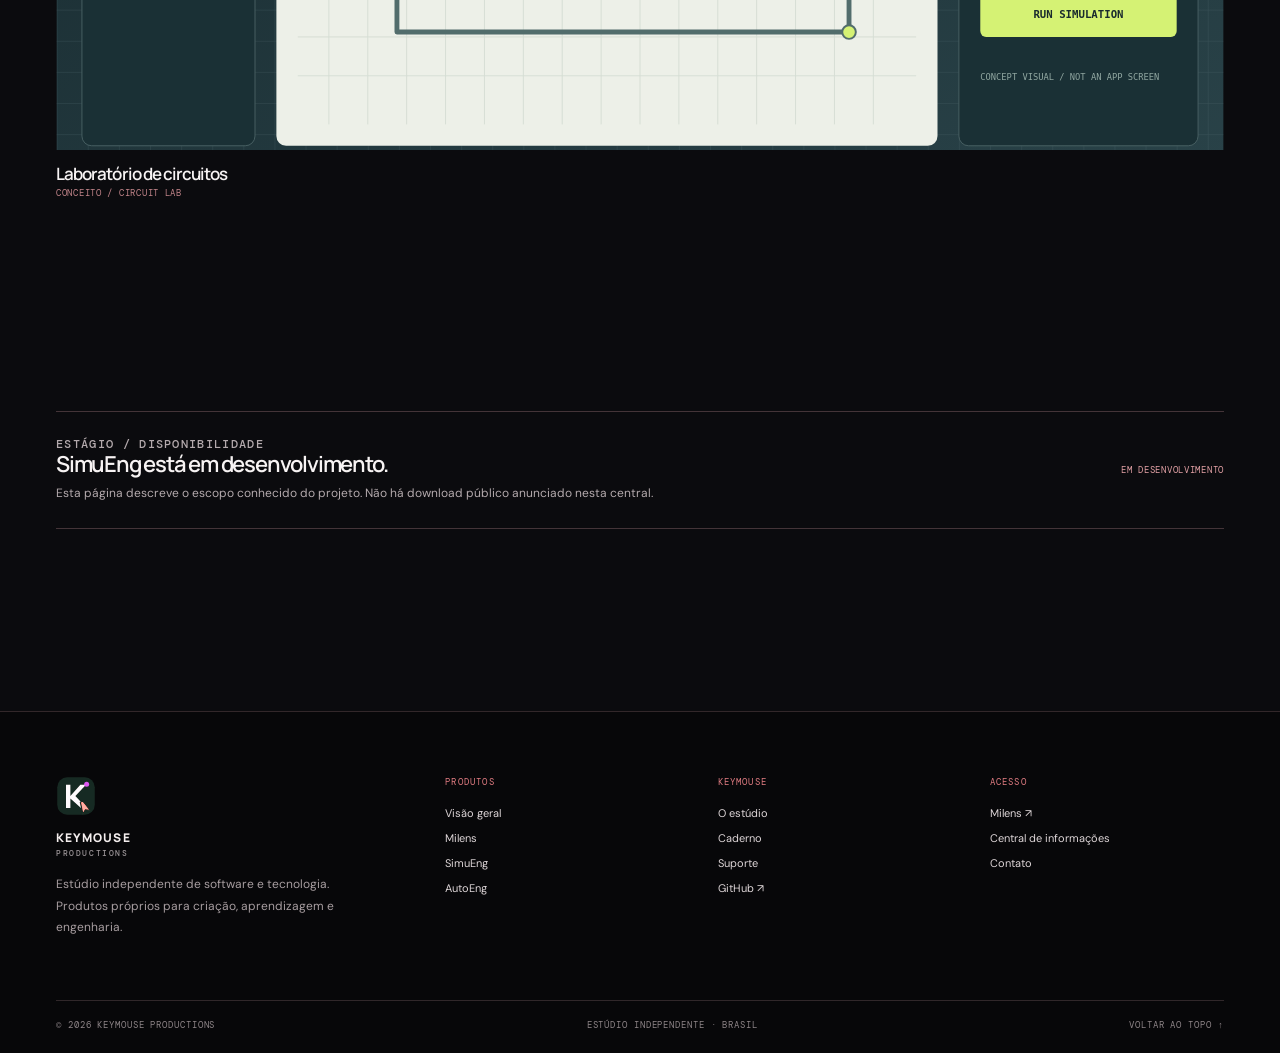
<file: products/simueng/index.html>
<!doctype html><html lang="pt-BR"><head><meta charset="utf-8"><meta name="viewport" content="width=device-width, initial-scale=1"><meta name="theme-color" content="#142126"><meta name="description" content="SimuEng, laboratório digital em desenvolvimento para aprender eletrônica e simular circuitos."><meta property="og:type" content="website"><meta property="og:site_name" content="Keymouse Productions"><meta property="og:title" content="SimuEng — Laboratório digital | Keymouse Productions"><meta property="og:description" content="SimuEng, laboratório digital em desenvolvimento para aprender eletrônica e simular circuitos."><link rel="icon" href="/assets/mark.svg" type="image/svg+xml"><link rel="stylesheet" href="/assets/editorial.css?v=2"><script src="/assets/editorial.js?v=1" defer></script><title>SimuEng — Laboratório digital | Keymouse Productions</title></head><body id="top"><header class="site-header"><div class="header-inner"><a class="brand" href="/" aria-label="Keymouse Productions — início"><img src="/assets/mark.svg" alt=""><span class="brand-word">KEYMOUSE<small>PRODUCTIONS</small></span></a><button class="menu-toggle" data-menu-toggle type="button" aria-expanded="false" aria-label="Abrir menu"><i></i></button><nav class="main-nav" data-main-nav aria-label="Navegação principal"><a href="/products/">Produtos</a><a href="/studio/">O estúdio</a><a href="/journal/">Caderno</a><a href="/support/">Suporte</a></nav><a class="header-cta" href="/studio/#contact">Fale com a Keymouse <b>↗</b></a></div></header><main><section class="product-detail-hero"><div class="product-detail-inner"><div><div class="breadcrumbs"><a href="/">INÍCIO</a><span>/</span><a href="/products/">PRODUTOS</a><span>/</span>SIMUENG</div><p class="product-kicker">002 / LEARNING LAB / ELECTRONICS</p><h1>Eletrônica para<br>aprender, simular<br>e <em>experimentar.</em></h1><p class="lead">SimuEng é um laboratório digital dedicado ao estudo de eletrônica. A proposta combina circuitos 2D e 3D, aulas guiadas, catálogo de componentes e projetos com placas programáveis.</p><div class="hero-actions"><a class="button light" href="#features">Explorar o projeto <b>↓</b></a><a class="button light" href="/products/">Catálogo <b>←</b></a></div><p class="micro" style="margin-top:25px">EDUCAÇÃO TÉCNICA · ELETRÔNICA · EM DESENVOLVIMENTO</p></div><div class="product-hero-image"><img src="/assets/projects/simueng-concept.svg" alt="Ilustração conceitual do SimuEng Lab, não uma captura do aplicativo"><div class="image-caption"><span>CONCEITO VISUAL / NÃO É CAPTURA DO APLICATIVO</span><span>KEYMOUSE / 002</span></div></div></div></section><nav class="product-anchor-nav"><div class="product-anchor-inner"><a href="#overview">Visão geral</a><a href="#features">Áreas de trabalho</a><a href="#screens">Interface</a><a href="#status">Disponibilidade</a></div></nav>
<section class="section" id="overview"><div class="wrap product-overview"><div><p class="eyebrow">01 / VISÃO DO PRODUTO</p><h2>Compreender antes<br>de <em>montar.</em></h2></div><p>O SimuEng aproxima conceitos teóricos do experimento. A simulação ajuda a visualizar conexões, testar hipóteses e compreender o comportamento de componentes antes de levar um exercício à bancada física.</p></div></section>
<section class="section tight" id="features"><div class="wrap"><div class="section-head"><div><p class="eyebrow">02 / RECURSOS E ÁREAS</p><h2>O que compõe<br><em>o produto.</em></h2></div><p class="lead">O escopo contempla diferentes camadas de aprendizagem e experimentação.</p></div><div class="spec-list"><article class="spec-row"><span class="micro">01</span><h3>Circuitos 2D</h3><p>Montagem de esquemas e conexões entre componentes eletrônicos.</p></article><article class="spec-row"><span class="micro">02</span><h3>Ambiente 3D</h3><p>Representação tridimensional para aproximar esquema e montagem física.</p></article><article class="spec-row"><span class="micro">03</span><h3>Catálogo de componentes</h3><p>Consulta de componentes e propriedades para os exercícios.</p></article><article class="spec-row"><span class="micro">04</span><h3>Aulas guiadas</h3><p>Sequências didáticas para construir conhecimento por etapas.</p></article><article class="spec-row"><span class="micro">05</span><h3>Raspberry Pi Pico</h3><p>Experimentos com microcontrolador e programação em MicroPython.</p></article><article class="spec-row"><span class="micro">06</span><h3>Raspberry Pi</h3><p>Projetos com Python em Raspberry Pi e computação física.</p></article></div></div></section>
<section class="section" id="screens"><div class="wrap"><div class="section-head"><div><p class="eyebrow">03 / INTERFACE</p><h2>O produto<br><em>em imagens.</em></h2></div><p class="lead">A imagem apresentada é uma representação conceitual do laboratório. Não há captura real da interface publicada neste momento.</p></div><div class="gallery"><article class="gallery-item"><img src="/assets/projects/simueng-concept.svg" alt="Ilustração conceitual do SimuEng Lab; não é captura da aplicação"><h3>Laboratório de circuitos</h3><p>CONCEITO / CIRCUIT LAB</p></article></div></div></section>
<section class="section tight" id="status"><div class="wrap status-line"><div><p class="micro">ESTÁGIO / DISPONIBILIDADE</p><h3>SimuEng está em desenvolvimento.</h3><p>Esta página descreve o escopo conhecido do projeto. Não há download público anunciado nesta central.</p></div><span class="status-pill">EM DESENVOLVIMENTO</span></div></section></main><footer class="site-footer"><div class="footer-main"><div class="footer-about"><img src="/assets/mark.svg" alt=""><div class="brand-word">KEYMOUSE<small>PRODUCTIONS</small></div><p>Estúdio independente de software e tecnologia. Produtos próprios para criação, aprendizagem e engenharia.</p></div><div class="footer-col"><strong>PRODUTOS</strong><a href="/products/">Visão geral</a><a href="/products/milens/">Milens</a><a href="/products/simueng/">SimuEng</a><a href="/products/autoeng/">AutoEng</a></div><div class="footer-col"><strong>KEYMOUSE</strong><a href="/studio/">O estúdio</a><a href="/journal/">Caderno</a><a href="/support/">Suporte</a><a href="https://github.com/JoaoManoP" target="_blank" rel="noopener noreferrer">GitHub ↗</a></div><div class="footer-col"><strong>ACESSO</strong><a href="https://milens.com.br/" target="_blank" rel="noopener noreferrer">Milens ↗</a><a href="/support/">Central de informações</a><a href="/studio/#contact">Contato</a></div></div><div class="footer-bottom"><span>© 2026 KEYMOUSE PRODUCTIONS</span><span>ESTÚDIO INDEPENDENTE · BRASIL</span><a href="#top">VOLTAR AO TOPO ↑</a></div></footer></body></html>
</file>
<file: assets/home.css>
@import url('https://fonts.googleapis.com/css2?family=DM+Sans:wght@400;500;600;700;800&family=Manrope:wght@400;500;600;700;800&display=swap');
:root{--bg:#09090c;--panel:#111115;--panel2:#18181e;--text:#f7f5f5;--muted:#aaa5aa;--line:#2c292e;--red:#e83c47;--red2:#b91f2b;--font:'Manrope','DM Sans',sans-serif;--body:'DM Sans',sans-serif;--max:1320px}
*{box-sizing:border-box}html{scroll-behavior:smooth;background:var(--bg);scroll-padding-top:82px}body.km-home{margin:0;background:var(--bg);color:var(--text);font:400 15px/1.65 var(--body);overflow-x:hidden;-webkit-font-smoothing:antialiased}body.km-home a{color:inherit;text-decoration:none}body.km-home img{display:block;max-width:100%}body.km-home button{font:inherit}
.km-wrap{width:min(var(--max),calc(100% - 96px));margin:auto}
.km-header{height:78px;position:sticky;top:0;z-index:30;background:rgba(9,9,12,.94);border-bottom:1px solid #29262a;backdrop-filter:blur(18px)}
.km-header-inner{width:min(var(--max),calc(100% - 96px));height:100%;margin:auto;display:flex;align-items:center;gap:42px}
.km-brand{display:flex;align-items:center;gap:10px;flex:none}
.km-brand img{width:39px;height:39px;object-fit:contain;filter:brightness(0) saturate(100%) invert(27%) sepia(82%) saturate(2325%) hue-rotate(334deg) brightness(93%) contrast(96%)}
.km-brand-name{font:800 12px/1.05 var(--font);letter-spacing:.09em}.km-brand-name small{display:block;margin-top:5px;color:#9b969a;font:500 7px/1 var(--body);letter-spacing:.23em}
.km-nav{display:flex;align-items:center;gap:30px;margin-left:auto}.km-nav a{font-size:11px;font-weight:600;color:#aaa5aa;transition:color .2s}.km-nav a:hover{color:#fff}
.km-header-cta{display:flex;align-items:center;justify-content:center;gap:14px;padding:10px 17px;background:var(--red);color:white!important;font-size:10px;font-weight:800;transition:background .2s,transform .2s}.km-header-cta:hover{background:#ff4c56;transform:translateY(-2px)}
.km-menu{display:none;border:1px solid #39343a;background:none;color:#fff;width:40px;height:40px}
.km-hero{position:relative;isolation:isolate;min-height:680px;overflow:hidden;background:#09090c}
.km-hero:before{content:"";position:absolute;z-index:-1;inset:0;background:radial-gradient(ellipse at 78% 44%,rgba(135,20,31,.28),transparent 38%),linear-gradient(90deg,#09090c 0%,rgba(9,9,12,.82) 42%,rgba(9,9,12,.08) 100%)}
.km-hero-inner{width:min(var(--max),calc(100% - 96px));min-height:680px;margin:auto;display:grid;grid-template-columns:.88fr 1.12fr;align-items:center;gap:2%;padding:66px 0 86px}
.km-hero-copy{position:relative;z-index:8;padding:8px 0 25px}
.km-kicker{margin:0 0 25px;color:#d2cbd0;font-size:9px;font-weight:700;letter-spacing:.19em;text-transform:uppercase}.km-kicker b{color:var(--red);font-weight:800;padding:0 7px}
.km-hero h1{font:800 clamp(62px,7vw,100px)/.91 var(--font);letter-spacing:-.085em;margin:0 0 22px;max-width:650px}
.km-hero h1 span{display:block;color:var(--red)}
.km-hero-lead{max-width:430px;margin:0;color:#c0b9bd;font-size:14px;line-height:1.8}
.km-hero-actions{display:flex;align-items:center;gap:23px;margin-top:30px}
.km-primary{display:inline-flex;align-items:center;gap:19px;padding:13px 17px;background:var(--red);color:#fff!important;font-size:10px;font-weight:800;transition:background .2s,transform .2s}.km-primary:hover{background:#ff4b55;transform:translateY(-2px)}
.km-textlink{display:inline-flex;align-items:center;gap:13px;color:#e5dfe1!important;font-size:10px;font-weight:700}.km-textlink span{color:var(--red);font-size:16px}
.km-hero-art{position:relative;align-self:stretch;min-height:520px;isolation:isolate}
.km-art-glow{position:absolute;inset:14% 3% 10% 10%;z-index:-1;background:radial-gradient(ellipse,rgba(207,34,47,.24),transparent 65%);filter:blur(22px)}
.km-screen{position:absolute;overflow:hidden;background:#111116;border:1px solid #464047;box-shadow:0 28px 80px #000b}
.km-screen img{width:100%;height:100%;object-fit:cover}
.km-screen-main{width:78%;height:67%;right:3%;top:12%;z-index:2;transform:perspective(1200px) rotateY(-8deg) rotateZ(-2deg)}
.km-screen-main:after,.km-screen-secondary:after{content:"";position:absolute;inset:0;border:1px solid rgba(255,255,255,.13);pointer-events:none}
.km-screen-secondary{width:51%;height:39%;left:1%;bottom:7%;z-index:3;transform:perspective(1000px) rotateY(7deg) rotateZ(2deg)}
.km-screen-third{width:42%;height:30%;right:-1%;bottom:0;z-index:1;transform:rotate(5deg);opacity:.8}
.km-screen-third img{filter:saturate(.7) brightness(.75)}
.km-art-tag{position:absolute;top:4%;right:2%;z-index:5;color:#c8bec2;font:8px var(--body);letter-spacing:.15em}
.km-mascot{position:absolute;z-index:6;right:0;bottom:-4%;width:clamp(150px,19vw,245px);max-height:310px;object-fit:contain;filter:drop-shadow(0 22px 30px #000c)}
.km-art-index{position:absolute;left:5%;top:42%;z-index:0;color:#24181b;font:800 150px/.8 var(--font);letter-spacing:-.1em}
.km-hero-bottom{position:absolute;left:0;right:0;bottom:0;height:47px;border-top:1px solid #30262b;display:flex;align-items:center}
.km-hero-bottom-inner{width:min(var(--max),calc(100% - 96px));margin:auto;display:flex;justify-content:space-between;color:#827a80;font:8px var(--body);letter-spacing:.16em}
.km-hero-bottom strong{color:#d64a54;font-weight:700}
.km-products{padding:48px 0 82px;background:#0d0d11}
.km-section-head{display:flex;align-items:flex-end;justify-content:space-between;gap:25px;margin-bottom:23px}
.km-section-kicker{margin:0 0 8px;color:#e45a63;font-size:9px;font-weight:700;letter-spacing:.18em}
.km-section-head h2{margin:0;font:700 clamp(25px,3vw,38px)/1.1 var(--font);letter-spacing:-.055em}
.km-all{font-size:10px;color:#eee!important;font-weight:700;border-bottom:1px solid #5b4549;padding-bottom:7px}.km-all span{color:var(--red);padding-left:15px}
.km-product-row{display:grid;grid-template-columns:repeat(3,minmax(0,1fr));border-top:1px solid #3a3339;border-bottom:1px solid #3a3339}
.km-product{min-width:0;display:grid;grid-template-columns:104px 1fr;align-items:center;gap:19px;padding:19px 23px 19px 0;transition:background .2s}
.km-product+.km-product{border-left:1px solid #3a3339;padding-left:22px}
.km-product-thumb{width:104px;height:78px;overflow:hidden;background:#18161b}
.km-product-thumb img{width:100%;height:100%;object-fit:cover;transition:transform .4s}
.km-product:hover .km-product-thumb img{transform:scale(1.06)}
.km-product-meta{color:#d75a63;font:8px var(--body);letter-spacing:.13em}
.km-product h3{margin:4px 0 3px;font:700 20px/1.15 var(--font)}
.km-product p{margin:0;color:#9f989e;font-size:10px;line-height:1.5}
.km-product-arrow{display:inline-block;margin-top:8px;color:#f05a63;font-size:14px}
.km-showcase{padding:92px 0 105px;background:#09090c}
.km-showcase-grid{display:grid;grid-template-columns:.7fr 1.3fr;gap:8%;align-items:center}
.km-showcase-copy .km-section-kicker{margin-bottom:17px}
.km-showcase-copy h2{font:750 clamp(40px,5.2vw,68px)/.98 var(--font);letter-spacing:-.075em;margin:0 0 17px}
.km-showcase-copy h2 em{color:var(--red);font-style:normal}
.km-showcase-copy p{max-width:400px;color:#aaa2a7;font-size:13px;line-height:1.85;margin:0}
.km-showcase-copy .km-primary{margin-top:26px}
.km-showcase-visual{position:relative;padding:0 0 25px 25px}
.km-showcase-visual:before{content:"";position:absolute;left:0;top:25px;right:12%;bottom:0;border:1px solid #4b2b31}
.km-showcase-visual img{position:relative;width:100%;aspect-ratio:1.6;object-fit:cover;box-shadow:0 26px 70px #000b}
.km-showcase-caption{position:absolute;left:0;bottom:0;background:#e53b46;padding:10px 14px;color:#fff;font:8px var(--body);letter-spacing:.12em}
.km-studio{padding:72px 0;background:#151116;border-top:1px solid #34262b;border-bottom:1px solid #34262b}
.km-studio-inner{display:grid;grid-template-columns:1fr auto;gap:40px;align-items:center}
.km-studio h2{margin:0 0 12px;font:700 clamp(34px,4.4vw,58px)/1.02 var(--font);letter-spacing:-.07em}
.km-studio h2 em{color:var(--red);font-style:normal}
.km-studio p{max-width:680px;margin:0;color:#b4aaae;font-size:13px;line-height:1.85}
.km-studio-aside{display:flex;align-items:center;gap:18px;color:#aaa0a5;font:9px var(--body);letter-spacing:.12em}.km-studio-aside img{width:77px;height:77px;object-fit:contain;filter:drop-shadow(0 10px 16px #000)}
.km-contact{padding:51px 0 57px;background:#0c0c10}
.km-contact-inner{display:flex;align-items:center;justify-content:space-between;gap:30px}
.km-contact p{margin:0 0 7px;color:#d55b64;font-size:8px;letter-spacing:.16em;font-weight:700}
.km-contact h2{margin:0;font:700 clamp(29px,4vw,48px)/1.08 var(--font);letter-spacing:-.065em}
.km-footer{background:#070709;border-top:1px solid #2a2529;padding:22px 0}
.km-footer-inner{display:flex;justify-content:space-between;gap:25px;color:#867f84;font-size:9px;letter-spacing:.09em}
.km-footer a:hover{color:#fff}
@media(max-width:950px){.km-hero-inner{grid-template-columns:.9fr 1.1fr;gap:0}.km-hero h1{font-size:clamp(56px,7vw,82px)}.km-product{grid-template-columns:85px 1fr;gap:13px}.km-product-thumb{width:85px;height:70px}.km-product h3{font-size:18px}}
@media(max-width:720px){.km-wrap,.km-header-inner,.km-hero-inner,.km-hero-bottom-inner{width:calc(100% - 36px)}.km-header{height:68px}.km-header-inner{gap:12px}.km-brand img{width:34px;height:34px}.km-brand-name{font-size:10px}.km-menu{display:block;margin-left:auto}.km-nav{display:none;position:absolute;top:68px;left:0;right:0;margin:0;padding:18px;background:#111115;border-bottom:1px solid #383037;flex-direction:column;align-items:stretch;gap:0}.km-nav.is-open{display:flex}.km-nav a{padding:13px 0;border-bottom:1px solid #282329}.km-header-cta{display:none}
.km-hero{min-height:0}.km-hero-inner{min-height:0;grid-template-columns:1fr;padding:57px 0 92px;gap:14px}.km-hero-copy{padding:0}.km-kicker{font-size:8px;margin-bottom:18px}.km-hero h1{font-size:clamp(53px,13vw,76px);max-width:520px}.km-hero-lead{font-size:12px;max-width:430px}.km-hero-actions{gap:17px;margin-top:23px}.km-primary{font-size:9px;padding:12px 13px}.km-textlink{font-size:9px}
.km-hero-art{min-height:330px;width:100%;margin-top:5px}.km-screen-main{width:79%;height:68%;right:3%;top:7%}.km-screen-secondary{width:55%;height:40%;left:0;bottom:4%}.km-screen-third{width:43%;height:31%;right:0;bottom:0}.km-mascot{width:clamp(110px,34vw,155px);right:-2%;bottom:-5%}.km-art-tag{font-size:7px;top:0}.km-art-index{font-size:90px;top:36%}.km-hero-bottom{height:39px}.km-hero-bottom-inner{font-size:6px}
.km-products{padding:39px 0 58px}.km-section-head{align-items:flex-start}.km-section-head h2{font-size:26px}.km-all{font-size:8px;white-space:nowrap}.km-product-row{grid-template-columns:1fr}.km-product{grid-template-columns:96px 1fr;padding:14px 0}.km-product+.km-product{border-left:0;border-top:1px solid #3a3339;padding-left:0}.km-product-thumb{width:96px;height:68px}.km-product h3{font-size:18px}.km-product p{font-size:10px}
.km-showcase{padding:65px 0}.km-showcase-grid{grid-template-columns:1fr;gap:31px}.km-showcase-copy h2{font-size:43px}.km-showcase-copy p{font-size:12px}.km-showcase-visual{padding:0 0 17px 12px}.km-showcase-caption{font-size:7px;padding:8px 10px}
.km-studio{padding:49px 0}.km-studio-inner{grid-template-columns:1fr;gap:23px}.km-studio h2{font-size:39px}.km-studio p{font-size:11px}.km-studio-aside img{width:60px;height:60px}
.km-contact{padding:42px 0}.km-contact-inner{align-items:flex-start;flex-direction:column;gap:19px}.km-contact h2{font-size:34px}.km-footer-inner{flex-direction:column;gap:8px;font-size:8px}
}
@media(prefers-reduced-motion:reduce){html{scroll-behavior:auto}*,*:before,*:after{transition:none!important}}
</file>
<file: assets/editorial.css>
@import url('https://fonts.googleapis.com/css2?family=DM+Mono:wght@400;500&family=DM+Sans:wght@400;500;600;700&family=Manrope:wght@400;500;600;700;800&display=swap');
:root{--paper:#f2f1eb;--paper2:#e8e9e2;--ink:#172327;--muted:#697578;--line:#cbd2cb;--dark:#142126;--dark2:#213239;--sage:#c5d5bd;--lime:#d6e6a7;--blue:#648a91;--coral:#c77e6b;--page:min(1380px,calc(100% - 112px));--display:'Manrope',sans-serif;--body:'DM Sans',sans-serif;--mono:'DM Mono',monospace}
*{box-sizing:border-box}html{scroll-behavior:smooth;scroll-padding-top:90px}body{margin:0;background:var(--paper);color:var(--ink);font-family:var(--body);-webkit-font-smoothing:antialiased}a{color:inherit;text-decoration:none}img{display:block;max-width:100%}button{font:inherit}::selection{background:var(--sage);color:var(--ink)}
.site-header{height:82px;border-bottom:1px solid var(--line);background:rgba(242,241,235,.96);position:sticky;top:0;z-index:50;backdrop-filter:blur(15px)}.header-inner{width:var(--page);height:100%;margin:auto;display:flex;align-items:center;gap:44px}.brand{display:flex;align-items:center;gap:11px;flex-shrink:0}.brand img{width:39px;height:39px}.brand-word{font:800 12px/1 var(--display);letter-spacing:.09em}.brand-word small{display:block;margin-top:5px;font:500 8px/1 var(--mono);letter-spacing:.2em;color:#78837f}.main-nav{margin-left:auto;display:flex;align-items:center;gap:29px}.main-nav a{font-size:11px;font-weight:600;color:#5b6869;transition:color .2s}.main-nav a:hover,.main-nav a[aria-current=page]{color:var(--ink)}.header-cta{font-size:11px;font-weight:700;border-bottom:1px solid var(--ink);padding:0 0 6px;display:flex;gap:16px;align-items:center}.header-cta b{font-size:16px;font-weight:400;color:var(--blue)}.menu-toggle{display:none;width:42px;height:42px;border:0;background:none;align-items:center;justify-content:center}.menu-toggle i,.menu-toggle i:after{display:block;width:19px;height:1.5px;background:var(--ink);position:relative}.menu-toggle i:after{content:"";position:absolute;top:6px}
.wrap{width:var(--page);margin:auto}.eyebrow{display:flex;align-items:center;gap:10px;font:500 9px var(--mono);letter-spacing:.14em;text-transform:uppercase;color:var(--blue);margin:0 0 22px}.eyebrow:before{content:"";width:6px;height:6px;background:var(--coral);border-radius:50%}.eyebrow.light{color:#aebdb9}.eyebrow.light:before{background:var(--lime)}.eyebrow span{opacity:.65}
h1,h2,h3,h4{font-family:var(--display);letter-spacing:-.055em;font-weight:600;margin-top:0}h1{font-size:clamp(58px,7.3vw,104px);line-height:.99;margin-bottom:28px}h2{font-size:clamp(42px,5vw,70px);line-height:1.03;margin-bottom:20px}h3{font-size:28px;line-height:1.12;margin-bottom:11px}h1 em,h2 em{font-style:normal;color:var(--blue)}p{line-height:1.8}.lead{font-size:16px;line-height:1.85;color:#5b696a;max-width:610px;margin:0}.lead-light{color:#bbc6c1}.micro{font:500 9px var(--mono);letter-spacing:.11em;text-transform:uppercase;color:var(--muted)}
.button{display:inline-flex;align-items:center;gap:22px;padding:14px 0;border-bottom:1px solid currentColor;font-size:11px;font-weight:700;transition:gap .2s}.button:hover{gap:30px}.button b{font-size:17px;font-weight:400;color:var(--blue)}.button.dark{color:#fff;border-color:#788783}.button.dark b{color:var(--lime)}.button.light{color:var(--ink)}
/* Hero is a continuous canvas: typography first, image second, no device mockup/card. */
.hero{background:var(--paper);position:relative;overflow:hidden}.hero-inner{width:var(--page);min-height:670px;margin:auto;display:grid;grid-template-columns:.91fr 1.09fr;align-items:center;gap:5%;padding:83px 0 91px}.hero-copy{position:relative;z-index:2}.hero h1{font-size:clamp(65px,7vw,102px);max-width:780px}.hero h1 em{color:var(--blue)}.hero .lead{max-width:540px}.hero-actions{display:flex;gap:29px;align-items:center;margin-top:34px}.hero-visual{position:relative;padding:28px 0 25px 18px}.hero-visual:before{content:"";position:absolute;top:0;left:0;width:72%;height:100%;border-left:1px solid var(--line);border-top:1px solid var(--line);z-index:0}.hero-visual img{width:100%;aspect-ratio:1.52;object-fit:cover;position:relative;z-index:1}.hero-visual-label{position:absolute;top:0;right:0;color:#73827e;font:9px var(--mono);letter-spacing:.12em;writing-mode:vertical-rl}.hero-visual-index{position:absolute;right:-8px;bottom:-23px;font:700 clamp(80px,12vw,158px)/.85 var(--display);letter-spacing:-.1em;color:#dfe3d9;z-index:2}.hero-visual-caption{position:absolute;left:-11px;bottom:0;z-index:3;background:var(--dark);color:#e9eee8;padding:11px 14px;font:9px var(--mono);letter-spacing:.08em}.hero-side-note{position:absolute;left:0;bottom:0;color:#75817e;font:9px var(--mono);letter-spacing:.1em}
.studio-line{background:var(--dark);color:#fff}.studio-line-inner{width:var(--page);margin:auto;min-height:92px;display:flex;align-items:center;justify-content:space-between;gap:30px}.studio-line p{font:600 clamp(15px,1.6vw,20px)/1.45 var(--display);margin:0;max-width:900px}.studio-line span{font:9px var(--mono);letter-spacing:.12em;color:#adbbb5;white-space:nowrap}
.section{padding:130px 0}.section.tight{padding:82px 0}.section-head{display:grid;grid-template-columns:1fr .7fr;gap:70px;align-items:end;margin-bottom:56px}.section-head h2{margin:0}.section-head .lead{font-size:14px;max-width:490px;justify-self:end}
.product-index{display:flex;align-items:center;justify-content:space-between;margin-bottom:26px}.product-index span{font:9px var(--mono);letter-spacing:.12em;color:#788680}
.product-feature{display:grid;grid-template-columns:1.14fr .86fr;gap:7%;align-items:center;padding:0 0 78px;border-bottom:1px solid var(--line);margin-bottom:74px}.product-feature:last-child{margin-bottom:0}.product-feature.reverse{grid-template-columns:.86fr 1.14fr}.product-feature.reverse .product-image{order:2}.product-feature.reverse .product-copy{order:1}
.product-image{position:relative;min-width:0}.product-image a{display:block}.product-image img{width:100%;aspect-ratio:1.45;object-fit:cover}.product-image .image-caption{display:flex;justify-content:space-between;gap:15px;margin-top:13px;color:#6f7c79;font:9px var(--mono);letter-spacing:.08em}.product-copy{padding:7px 0}.product-meta{display:flex;justify-content:space-between;align-items:center;gap:14px;font:9px var(--mono);letter-spacing:.1em;color:#76837f;text-transform:uppercase;padding-bottom:18px;border-bottom:1px solid var(--line)}.product-status{display:flex;align-items:center;gap:7px}.product-status:before{content:"";width:6px;height:6px;border-radius:50%;background:#80a18a}.product-status.dev:before{background:#c1a36d}.product-copy h3{font-size:clamp(40px,4vw,58px);margin:25px 0 15px}.product-copy p{font-size:14px;line-height:1.9;color:#5d6a6b;max-width:530px;margin:0}.product-tags{display:flex;flex-wrap:wrap;gap:18px;margin:25px 0 27px}.product-tags span{font:9px var(--mono);color:#657572;letter-spacing:.04em}.product-tags span:before{content:"— ";color:var(--blue)}.product-link{display:inline-flex;align-items:center;gap:25px;padding-top:16px;border-top:1px solid var(--line);min-width:190px;font-size:11px;font-weight:700}.product-link b{font-size:17px;color:var(--blue);font-weight:400}
.text-divider{border-top:1px solid var(--line);padding-top:17px}.statement{display:grid;grid-template-columns:.6fr 1.4fr;gap:70px;align-items:start}.statement .eyebrow{margin-top:13px}.statement h2{font-size:clamp(43px,5.5vw,76px);max-width:900px}.statement p{max-width:670px;color:#627071;font-size:14px;line-height:1.9}
.principle-list{display:grid;grid-template-columns:repeat(3,1fr);border-top:1px solid #56656a}.principle-item{padding:23px 26px 0 0;margin-right:25px}.principle-item:not(:last-child){border-right:1px solid #56656a}.principle-item .micro{color:#a4b1ac}.principle-item h3{color:#f4f5ef;font-size:23px;margin:28px 0 10px}.principle-item p{color:#b3c0bb;font-size:12px;line-height:1.9;max-width:320px}
.journal-list{border-top:1px solid var(--line)}.journal-row{display:grid;grid-template-columns:110px 1fr 40px;gap:28px;align-items:center;padding:24px 0;border-bottom:1px solid var(--line)}.journal-row .micro{color:#788680}.journal-row h3{font-size:21px;margin:0}.journal-row p{font-size:12px;color:#687575;line-height:1.6;margin:7px 0 0}.journal-row b{font-size:19px;font-weight:400;color:var(--blue)}
.studio-feature{display:grid;grid-template-columns:1.2fr .8fr;gap:9%;align-items:center}.studio-feature h2{font-size:clamp(44px,5vw,68px)}.studio-feature p{font-size:14px;line-height:1.9;color:#607070;max-width:650px}.studio-symbol{display:flex;justify-content:center;align-items:center;min-height:260px;position:relative}.studio-symbol:before{content:"";position:absolute;width:220px;height:220px;border:1px solid #cbd4cd;border-radius:50%}.studio-symbol img{width:150px;height:150px;object-fit:contain;position:relative}
.contact-band{padding:42px 0;border-top:1px solid var(--line);border-bottom:1px solid var(--line);display:flex;justify-content:space-between;align-items:center;gap:30px}.contact-band h2{font-size:clamp(38px,4.8vw,62px);margin:0}.contact-band p{font:9px var(--mono);letter-spacing:.12em;color:#73817d;margin:0 0 14px}
.site-footer{background:#111f26;color:#e8eee8;margin-top:100px}.footer-main{width:var(--page);margin:auto;padding:64px 0 49px;display:grid;grid-template-columns:1.5fr 1fr 1fr 1fr;gap:38px}.footer-about img{width:40px;height:40px;margin-bottom:16px}.footer-about .brand-word{color:#edf1eb}.footer-about p{font-size:12px;color:#aab8b4;line-height:1.8;max-width:280px;margin-top:17px}.footer-col strong{display:block;font:9px var(--mono);letter-spacing:.13em;color:#91a39d;margin-bottom:18px}.footer-col a{display:block;margin:11px 0;color:#e0e8e1;font-size:11px}.footer-col a:hover{color:var(--lime)}.footer-bottom{width:var(--page);margin:auto;padding:18px 0 22px;border-top:1px solid #34464a;display:flex;justify-content:space-between;gap:20px;color:#94a39e;font:9px var(--mono);letter-spacing:.1em}
.catalog-hero{padding:82px 0 75px;background:#e9ebe4}.catalog-hero-inner{width:var(--page);margin:auto;display:grid;grid-template-columns:1.1fr .9fr;gap:60px;align-items:end}.catalog-hero h1{font-size:clamp(57px,6vw,83px);margin:0}.catalog-hero .lead{font-size:14px;color:#647172;max-width:490px}
.catalog-filter{width:var(--page);margin:0 auto 45px;display:flex;align-items:center;justify-content:space-between;gap:20px;padding-bottom:15px;border-bottom:1px solid var(--line)}.filter-buttons{display:flex;gap:23px;flex-wrap:wrap}.filter-button{padding:0 0 6px;border:0;border-bottom:1px solid transparent;background:none;color:#697776;font-size:10px;cursor:pointer}.filter-button[aria-pressed=true]{border-color:var(--ink);color:var(--ink)}.catalog-filter .micro{color:#788580}
.product-detail-hero{padding:70px 0 82px}.product-detail-inner{width:var(--page);margin:auto;display:grid;grid-template-columns:.85fr 1.15fr;gap:7%;align-items:center}.breadcrumbs{font:9px var(--mono);letter-spacing:.1em;color:#7b8884;display:flex;gap:10px;margin-bottom:30px}.breadcrumbs span{color:var(--blue)}.product-kicker{font:9px var(--mono);letter-spacing:.13em;color:var(--blue);margin-bottom:20px}.product-detail-hero h1{font-size:clamp(56px,6vw,82px);margin:0 0 20px}.product-detail-hero .lead{font-size:15px}.product-hero-image{position:relative}.product-hero-image img{width:100%;aspect-ratio:1.52;object-fit:cover}.product-hero-image:after{content:"";position:absolute;left:-18px;bottom:-18px;width:45%;height:60%;border-left:1px solid var(--line);border-bottom:1px solid var(--line);z-index:-1}.product-hero-image .image-caption{display:flex;justify-content:space-between;margin-top:14px;font:9px var(--mono);letter-spacing:.08em;color:#75817d}
.product-anchor-nav{border-top:1px solid var(--line);border-bottom:1px solid var(--line)}.product-anchor-inner{width:var(--page);margin:auto;display:flex;gap:35px;overflow:auto}.product-anchor-inner a{padding:15px 0;white-space:nowrap;font:9px var(--mono);letter-spacing:.1em;color:#687673;text-transform:uppercase}.product-anchor-inner a:hover{color:var(--ink)}
.product-overview{display:grid;grid-template-columns:.75fr 1.25fr;gap:70px}.product-overview h2{font-size:clamp(40px,4.6vw,62px)}.product-overview p{font-size:14px;color:#637171;line-height:1.9;max-width:760px}
.spec-list{border-top:1px solid var(--line)}.spec-row{display:grid;grid-template-columns:65px .65fr 1fr;gap:25px;padding:24px 0;border-bottom:1px solid var(--line);align-items:start}.spec-row .micro{padding-top:6px}.spec-row h3{font-size:22px;margin:0}.spec-row p{font-size:12px;color:#637171;line-height:1.8;margin:0;max-width:620px}
.gallery{display:grid;grid-template-columns:1fr 1fr;column-gap:28px;row-gap:45px}.gallery-item:first-child{grid-column:1/-1}.gallery-item img{width:100%;aspect-ratio:1.6;object-fit:cover}.gallery-item:first-child img{aspect-ratio:1.9}.gallery-item h3{font-size:17px;margin:14px 0 4px}.gallery-item p{font:9px var(--mono);letter-spacing:.08em;color:#73827d;margin:0}
.status-line{border-top:1px solid var(--line);border-bottom:1px solid var(--line);padding:24px 0;display:flex;align-items:center;justify-content:space-between;gap:25px}.status-line h3{font-size:22px;margin:0 0 6px}.status-line p{font-size:12px;color:#657372;margin:0}.status-pill{font:9px var(--mono);letter-spacing:.08em;color:#657a66;text-transform:uppercase}
.studio-hero{background:var(--dark);color:white;padding:82px 0}.studio-hero-inner{width:var(--page);margin:auto;display:grid;grid-template-columns:1.15fr .85fr;gap:8%;align-items:center}.studio-hero h1{font-size:clamp(59px,6.5vw,89px);color:white}.studio-hero h1 em{color:var(--lime)}.studio-hero p{font-size:14px;line-height:1.9;color:#bdc8c2;max-width:700px}.studio-hero-art{min-height:310px;display:flex;align-items:center;justify-content:center;position:relative}.studio-hero-art:before{content:"";position:absolute;width:260px;height:260px;border:1px solid #536365;border-radius:50%}.studio-hero-art img{width:190px;height:190px;object-fit:contain;position:relative}
.capability-list{display:grid;grid-template-columns:repeat(4,1fr);border-top:1px solid var(--line)}.capability-item{padding:20px 24px 0 0;margin-right:22px}.capability-item:not(:last-child){border-right:1px solid var(--line)}.capability-item h3{font-size:20px;margin:26px 0 8px}.capability-item p{font-size:11px;color:#687674;line-height:1.8;margin:0;max-width:230px}
.process-list{display:grid;grid-template-columns:repeat(4,1fr);border-top:1px solid var(--line)}.process-item{padding:22px 18px 0 0;position:relative}.process-item:before{content:"";position:absolute;top:-4px;left:0;width:7px;height:7px;border-radius:50%;background:var(--blue)}.process-item .micro{display:block;margin:7px 0 18px}.process-item h3{font-size:20px}.process-item p{font-size:11px;line-height:1.8;color:#687674}
.editorial-hero{padding:78px 0 67px;background:#e9ebe4}.editorial-hero-inner{width:var(--page);margin:auto;display:grid;grid-template-columns:1fr .75fr;gap:60px;align-items:end}.editorial-hero h1{font-size:clamp(55px,6vw,82px);margin:0}.editorial-hero .lead{font-size:14px;color:#617071}
.editorial-entry{display:grid;grid-template-columns:120px 1fr 40px;gap:30px;padding:26px 0;border-bottom:1px solid var(--line);align-items:start}.editorial-entry:first-child{border-top:1px solid var(--line)}.editorial-entry .micro{padding-top:7px}.editorial-entry h3{font-size:25px;margin:0 0 11px}.editorial-entry p{margin:0;max-width:850px;color:#607071;font-size:13px;line-height:1.9}.editorial-entry .arrow{font-size:20px;color:var(--blue)}
.support-hero{padding:80px 0 65px;background:#e9ebe4}.support-hero-inner{width:var(--page);margin:auto;display:grid;grid-template-columns:1fr .75fr;gap:60px;align-items:end}.support-hero h1{font-size:clamp(52px,5.8vw,78px);margin:0}.support-hero .lead{font-size:14px;color:#617071}
.support-product{display:grid;grid-template-columns:180px 1fr 170px;gap:30px;padding:24px 0;border-bottom:1px solid var(--line);align-items:center}.support-product:first-child{border-top:1px solid var(--line)}.support-product .micro{color:#71817d}.support-product h3{font-size:23px;margin:0}.support-product p{font-size:12px;color:#677573;line-height:1.75;margin:6px 0 0}.support-product a{justify-self:end;font-size:10px;font-weight:700;border-bottom:1px solid var(--ink);padding-bottom:6px}
.faq-list{max-width:950px;border-top:1px solid var(--line)}.faq-item{border-bottom:1px solid var(--line)}.faq-question{width:100%;padding:20px 0;display:flex;justify-content:space-between;gap:25px;border:0;background:none;text-align:left;color:var(--ink);font:600 15px var(--display);cursor:pointer}.faq-question b{color:var(--blue);font:400 20px var(--body)}.faq-answer{display:none;max-width:780px;padding:0 45px 20px 0;color:#667674;font-size:12px;line-height:1.85}.faq-question[aria-expanded=true]+.faq-answer{display:block}
.not-found{min-height:60vh;display:grid;place-items:center;text-align:center;padding:50px 20px}.not-found h1{font-size:clamp(100px,16vw,170px);color:var(--blue);margin:0}.not-found p{color:var(--muted)}
@media(max-width:1050px){:root{--page:calc(100% - 64px)}.header-inner{gap:18px}.main-nav{gap:16px}.hero-inner{gap:4%}.product-feature,.product-feature.reverse{gap:4%}.product-copy h3{font-size:43px}.product-detail-inner{gap:4%}}
@media(max-width:720px){:root{--page:calc(100% - 34px)}html{scroll-padding-top:72px}.site-header{height:72px}.header-inner{gap:10px}.brand img{width:37px;height:37px}.brand-word{font-size:11px}.brand-word small{font-size:7px}.menu-toggle{display:flex;margin-left:auto}.main-nav{display:none;position:fixed;left:0;right:0;top:72px;background:var(--paper);padding:13px 17px 20px;border-bottom:1px solid var(--line);flex-direction:column;align-items:stretch;gap:0}.main-nav.is-open{display:flex}.main-nav a{padding:14px 4px;border-bottom:1px solid var(--line);font-size:13px}.header-cta{display:none}.hero-inner{min-height:0;grid-template-columns:1fr;padding:58px 0 53px;gap:45px}.hero h1{font-size:clamp(54px,12vw,76px)}.hero .lead{font-size:14px}.hero-visual{padding:18px 0 20px 10px}.hero-visual-label{font-size:7px;right:-5px}.hero-visual-index{font-size:80px;right:-5px;bottom:-14px}.hero-visual-caption{left:-6px;bottom:7px;font-size:7px}.hero-actions{gap:22px;flex-wrap:wrap}.studio-line-inner{padding:20px 0;align-items:flex-start;flex-direction:column;gap:9px}.studio-line p{font-size:14px}.studio-line span{font-size:8px}.section{padding:78px 0}.section.tight{padding:54px 0}.section-head{grid-template-columns:1fr;gap:13px;margin-bottom:31px}.section-head h2{font-size:clamp(39px,10vw,51px)}.section-head .lead{justify-self:start;font-size:12px}.product-feature,.product-feature.reverse{grid-template-columns:1fr;gap:25px;padding-bottom:45px;margin-bottom:45px}.product-feature.reverse .product-image,.product-feature.reverse .product-copy{order:initial}.product-image img{aspect-ratio:1.42}.product-copy h3{font-size:39px;margin:20px 0 10px}.product-copy p{font-size:12px}.product-tags{gap:12px;margin:18px 0 20px}.product-index{margin-bottom:17px}.statement{grid-template-columns:1fr;gap:16px}.statement h2{font-size:clamp(40px,10vw,54px)}.statement p{font-size:12px}.principle-list{grid-template-columns:1fr}.principle-item{padding:19px 0;margin:0;border-right:0!important;border-bottom:1px solid #526167}.principle-item:last-child{border-bottom:0}.principle-item h3{margin:18px 0 7px}.journal-row{grid-template-columns:68px 1fr 20px;gap:12px;padding:18px 0}.journal-row h3{font-size:16px}.journal-row p{font-size:10px}.studio-feature{grid-template-columns:1fr;gap:20px}.studio-feature h2{font-size:43px}.studio-feature p{font-size:12px}.studio-symbol{min-height:150px;border-top:1px solid var(--line)}.studio-symbol:before{width:135px;height:135px}.studio-symbol img{width:95px;height:95px}.contact-band{align-items:flex-start;flex-direction:column;padding:27px 0;gap:17px}.contact-band h2{font-size:40px}.footer-main{grid-template-columns:1fr 1fr;gap:25px;padding:40px 0 30px}.footer-about{grid-column:1/-1}.footer-bottom{flex-direction:column;gap:8px;font-size:8px}.catalog-hero{padding:55px 0 43px}.catalog-hero-inner,.editorial-hero-inner,.support-hero-inner{grid-template-columns:1fr;gap:16px}.catalog-hero h1,.editorial-hero h1,.support-hero h1{font-size:clamp(47px,11vw,65px)}.catalog-hero .lead,.editorial-hero .lead,.support-hero .lead{font-size:12px}.catalog-filter{align-items:flex-start;flex-direction:column;gap:13px;margin-bottom:28px}.filter-buttons{gap:15px}.filter-button{font-size:9px}.product-detail-hero{padding:51px 0 55px}.product-detail-inner{grid-template-columns:1fr;gap:28px}.product-detail-hero h1{font-size:clamp(53px,12vw,72px)}.product-detail-hero .lead{font-size:13px}.product-hero-image img{aspect-ratio:1.4}.product-anchor-inner{gap:18px}.product-anchor-inner a{font-size:8px}.product-overview{grid-template-columns:1fr;gap:12px}.product-overview h2{font-size:41px}.product-overview p{font-size:12px}.spec-row{grid-template-columns:35px 1fr;gap:8px 15px;padding:19px 0}.spec-row h3{font-size:18px}.spec-row p{grid-column:2;font-size:11px}.gallery{grid-template-columns:1fr;gap:28px}.gallery-item:first-child{grid-column:auto}.gallery-item img,.gallery-item:first-child img{aspect-ratio:1.5}.status-line{align-items:flex-start;flex-direction:column;gap:12px}.studio-hero{padding:58px 0}.studio-hero-inner{grid-template-columns:1fr;gap:15px}.studio-hero h1{font-size:clamp(52px,12vw,72px)}.studio-hero p{font-size:13px}.studio-hero-art{min-height:160px;border-top:1px solid #42545a}.studio-hero-art:before{width:135px;height:135px}.studio-hero-art img{width:100px;height:100px}.capability-list,.process-list{grid-template-columns:1fr 1fr;gap:18px}.capability-item{margin:0;padding:14px 12px 0 0}.capability-item:nth-child(2){border-right:0}.capability-item h3{font-size:17px;margin:18px 0 7px}.capability-item p,.process-item p{font-size:10px}.process-item{padding-right:10px}.process-item h3{font-size:17px}.editorial-hero,.support-hero{padding:55px 0 43px}.editorial-entry{grid-template-columns:1fr 20px;gap:8px;padding:19px 0}.editorial-entry .micro{grid-column:1/-1}.editorial-entry h3{font-size:19px}.editorial-entry p{font-size:11px}.editorial-entry .arrow{grid-column:2;grid-row:2}.support-product{grid-template-columns:1fr 30px;gap:8px 15px;padding:20px 0}.support-product .micro{grid-column:1/-1}.support-product h3{font-size:20px}.support-product p{font-size:11px}.support-product a{grid-column:2;grid-row:2;align-self:center}.faq-question{font-size:13px}.faq-answer{font-size:11px}}
@media(max-width:390px){.capability-list,.process-list{grid-template-columns:1fr}.hero-actions{align-items:flex-start;flex-direction:column}}
@media(prefers-reduced-motion:reduce){*,*:before,*:after{scroll-behavior:auto!important;transition:none!important;animation:none!important}}


/* KEYMOUSE — RED / DARK STUDIO DIRECTION */
:root{--paper:#0b0b0e;--paper2:#121216;--ink:#f2f0ef;--muted:#a09b9d;--line:#29272b;--dark:#101014;--dark2:#18171c;--sage:#ef3944;--lime:#ff555d;--blue:#f0444d;--coral:#ff3947;--page:min(1440px,calc(100% - 112px))}
html{background:#0b0b0e;color-scheme:dark}
body{background:#0b0b0e;color:#f2f0ef}
::selection{background:#ef3944;color:#fff}
.site-header{background:rgba(10,10,13,.94);border-color:#29272b}
.brand-word{color:#f7f5f3}.brand-word small{color:#9d9699}
.main-nav a{color:#aaa4a7}.main-nav a:hover,.main-nav a[aria-current=page]{color:#fff}
.header-cta{color:#fff;border-color:#e7e1e2}.header-cta b{color:#ff4650}
.menu-toggle i,.menu-toggle i:after{background:#f5f0f1}
.hero{background:#0b0b0e;color:#f7f4f3}
.hero-inner{min-height:760px;padding:100px 0 110px;grid-template-columns:.92fr 1.08fr;gap:4%}
.hero h1{font-size:clamp(66px,7.5vw,112px);line-height:.91;letter-spacing:-.085em;max-width:700px}
.hero h1 em{color:#f0444d}
.hero .eyebrow{color:#e6dfe0}
.hero .eyebrow:before{background:#f0444d}
.hero .lead{color:#b5afb2;max-width:510px}
.hero-actions .button.light{color:#fff;border-color:#f0444d;background:#e93642;padding:15px 20px}
.hero-actions .button.light b{color:#fff}
.hero-actions .button.light:last-child{background:transparent;border-color:#5a5357}
.hero-visual{padding:36px 0 34px 25px}
.hero-visual:before{width:75%;border-color:#4a292e;border-left:2px solid #e63b46;border-top:1px solid #4a292e}
.hero-visual img{aspect-ratio:1.42;object-fit:cover;filter:contrast(1.04);box-shadow:0 25px 90px #000b}
.hero-visual-index{color:#261a1d;font-size:clamp(110px,14vw,190px)}
.hero-visual-caption{background:#e93642;color:white}
.hero-visual-label{color:#c3aeb1}
.hero:after{content:"";position:absolute;inset:0;pointer-events:none;background:radial-gradient(ellipse at 77% 48%,#7f1e292b,transparent 42%),linear-gradient(90deg,#0b0b0e 0%,transparent 75%);z-index:0}
.hero-inner{position:relative;z-index:1}
.studio-line{background:#151316;border-top:1px solid #2b2427;border-bottom:1px solid #2b2427}
.studio-line p{color:#f3eeee}.studio-line span{color:#e16b70}
.section{background:#0b0b0e;color:#f2eeee}
.section-head .lead,.lead{color:#aaa3a5}
.eyebrow{color:#f06b72}.eyebrow:before{background:#ef3944}
h1,h2,h3,h4{color:#f7f3f3}
h1 em,h2 em{color:#f0444d}
.product-feature{border-color:#30282b}
.product-image img{filter:contrast(1.04);background:#171519}
.product-image .image-caption,.product-meta{color:#9f9699}
.product-meta{border-color:#3a3033}
.product-status:before{background:#d4a66e}
.product-status.dev:before{background:#88858a}
.product-copy p,.statement p,.principle-item p,.studio-feature p,.journal-row p{color:#aaa2a5}
.product-tags span{color:#b6aaad}
.product-tags span:before{color:#ef3944}
.product-link{border-color:#403337;color:#fff}
.product-link b,.journal-row b{color:#f0444d}
.ecosystem{background:#141115;color:#f7eeee;border-top:1px solid #35272b;border-bottom:1px solid #35272b}
.ecosystem .statement h2,.ecosystem .principle-item h3{color:#fff}
.ecosystem .statement p{color:#b9afb2}
.principle-list{border-color:#49363b}
.principle-item{border-color:#49363b!important}
.principle-item .micro{color:#d18a8e}
.studio-feature{color:#f7eeee}
.studio-symbol:before{border-color:#4c3439}
.contact-band{border-color:#49383b}
.contact-band p{color:#d28b91}
.button.light{color:#fff;border-color:#f0444d}
.button.light b{color:#f0444d}
.site-footer{background:#070709;color:#eee;border-top:1px solid #32272a}
.footer-about .brand-word{color:#f4eeee}.footer-about p{color:#a79da0}
.footer-col strong{color:#e17c82}.footer-col a{color:#ded6d8}
.footer-bottom{border-color:#30272a;color:#8e8588}
.catalog-hero,.editorial-hero,.support-hero{background:#151316;color:#f5eeee;border-bottom:1px solid #30272a}
.catalog-hero .lead,.editorial-hero .lead,.support-hero .lead{color:#b4aaad}
.catalog-filter{border-color:#423236}
.catalog-filter .micro,.filter-button{color:#b7aaad}
.filter-button[aria-pressed=true]{border-color:#f0444d;color:#fff}
.product-detail-hero{background:#0b0b0e}
.breadcrumbs,.product-kicker{color:#e36b72}
.product-detail-hero .lead,.product-overview p,.spec-row p{color:#b2a9ac}
.product-anchor-nav{border-color:#403236}
.product-anchor-inner a{color:#b4a9ac}
.product-anchor-inner a:hover{color:#fff}
.product-hero-image:after{border-color:#78383e}
.spec-list,.spec-row{border-color:#443438}
.spec-row h3{color:#f5eeee}
.gallery-item p{color:#c18489}
.status-line{border-color:#443438}
.status-line p{color:#b4aaad}
.status-pill{color:#e3a1a5}
.studio-hero{background:#151115;color:#fff}
.studio-hero h1{color:#fff}.studio-hero h1 em{color:#f0444d}
.studio-hero p{color:#c0b6b9}
.studio-hero-art:before{border-color:#62383e}
.capability-list,.process-list{border-color:#4a383c}
.capability-item:not(:last-child){border-color:#4a383c}
.capability-item h3,.process-item h3{color:#f5eeee}
.capability-item p,.process-item p{color:#b3a9ac}
.process-item:before{background:#f0444d}
.editorial-entry,.editorial-entry:first-child{border-color:#443438}
.editorial-entry p{color:#b3a9ac}
.editorial-entry .micro{color:#d18a8e}
.support-product,.support-product:first-child{border-color:#443438}
.support-product p{color:#b3a9ac}
.support-product a{border-color:#e9dfe1;color:#fff}
.faq-list,.faq-item{border-color:#443438}
.faq-question{color:#f4eeee}.faq-question b{color:#f0444d}
.faq-answer{color:#b4aaad}
.not-found p{color:#b4aaad}
.not-found h1{color:#f0444d}
@media(max-width:720px){
 :root{--page:calc(100% - 34px)}
 .main-nav{background:#101014;border-color:#393034}
 .main-nav a{border-color:#322a2e;color:#eee}
 .hero-inner{padding:62px 0 58px;gap:33px}
 .hero h1{font-size:clamp(54px,12vw,78px)}
 .hero-visual{padding:15px 0 20px 10px}
 .hero-visual-index{font-size:85px;color:#27191d}
 .hero-visual-caption{background:#e93642}
 .studio-line{background:#151316}
 .ecosystem{background:#141115}
 .site-footer{margin-top:55px}
}
@media(prefers-reduced-motion:reduce){*,*:before,*:after{scroll-behavior:auto!important;transition:none!important;animation:none!important}}

/* Mascote integrado à composição, sem moldura de cartão */
.hero-visual{isolation:isolate}
.hero-visual .hero-mascot{position:absolute;z-index:4;width:clamp(150px,19vw,255px);height:auto;right:-5%;bottom:-9%;object-fit:contain;filter:drop-shadow(0 18px 25px #000b);pointer-events:none}
.brand img,.footer-about>img{filter:hue-rotate(-75deg) saturate(1.2)}
@media(max-width:720px){.hero-visual .hero-mascot{width:clamp(105px,34vw,160px);right:-3%;bottom:-8%}}

.hero-visual img.hero-mascot{aspect-ratio:auto;box-shadow:none;filter:drop-shadow(0 18px 25px #000b)}
</file>
